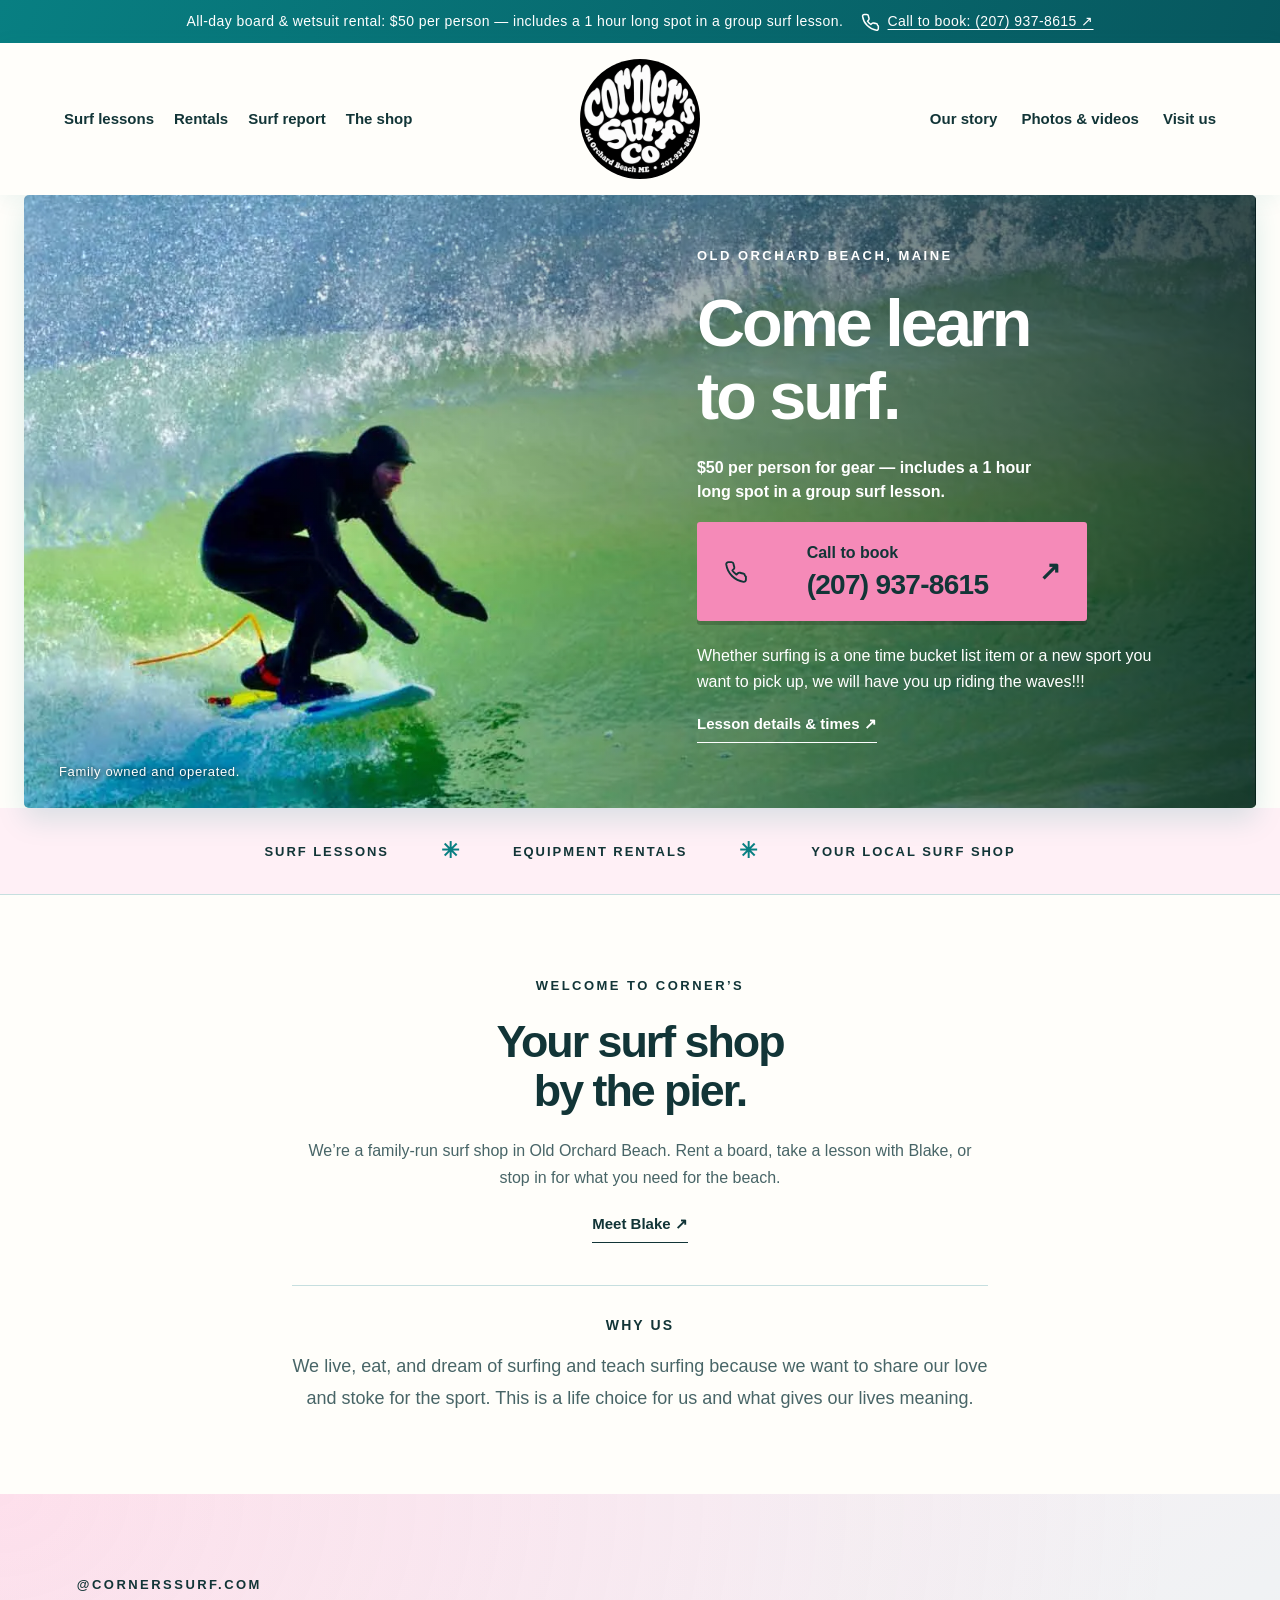
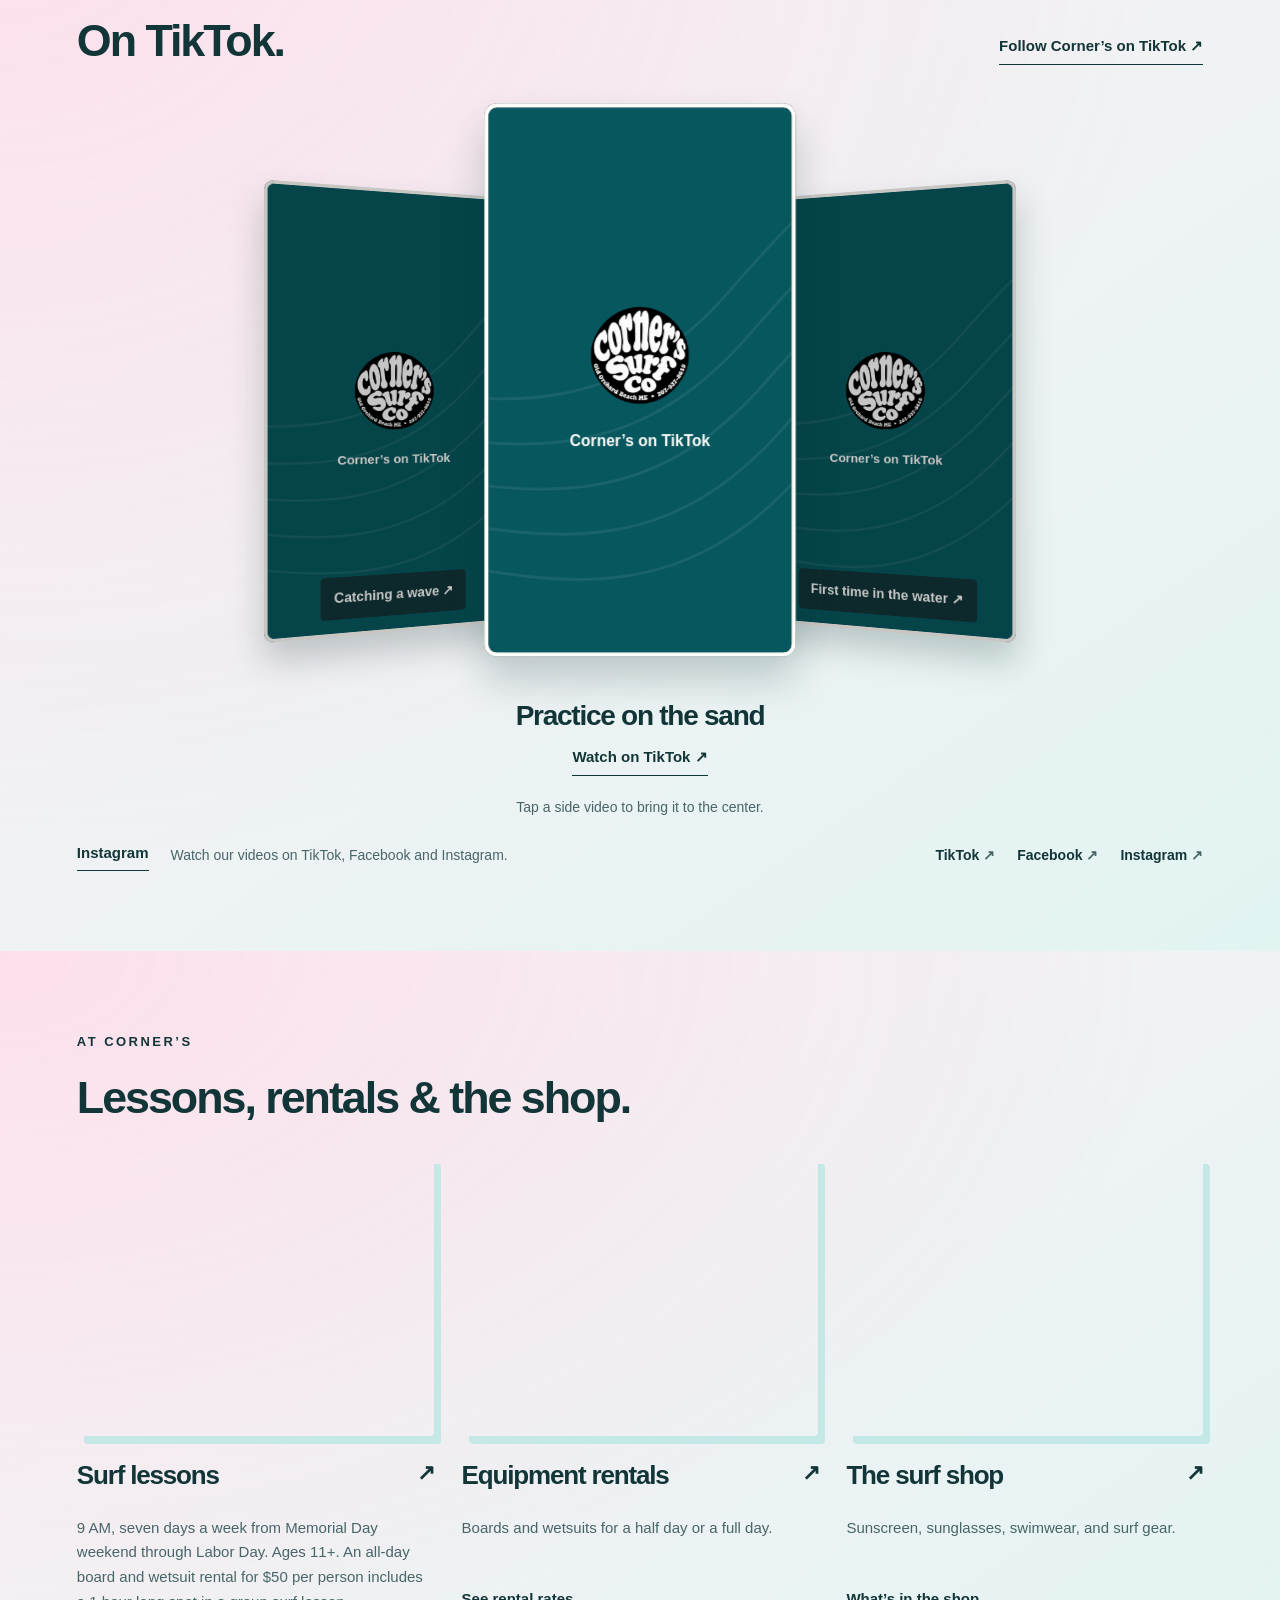
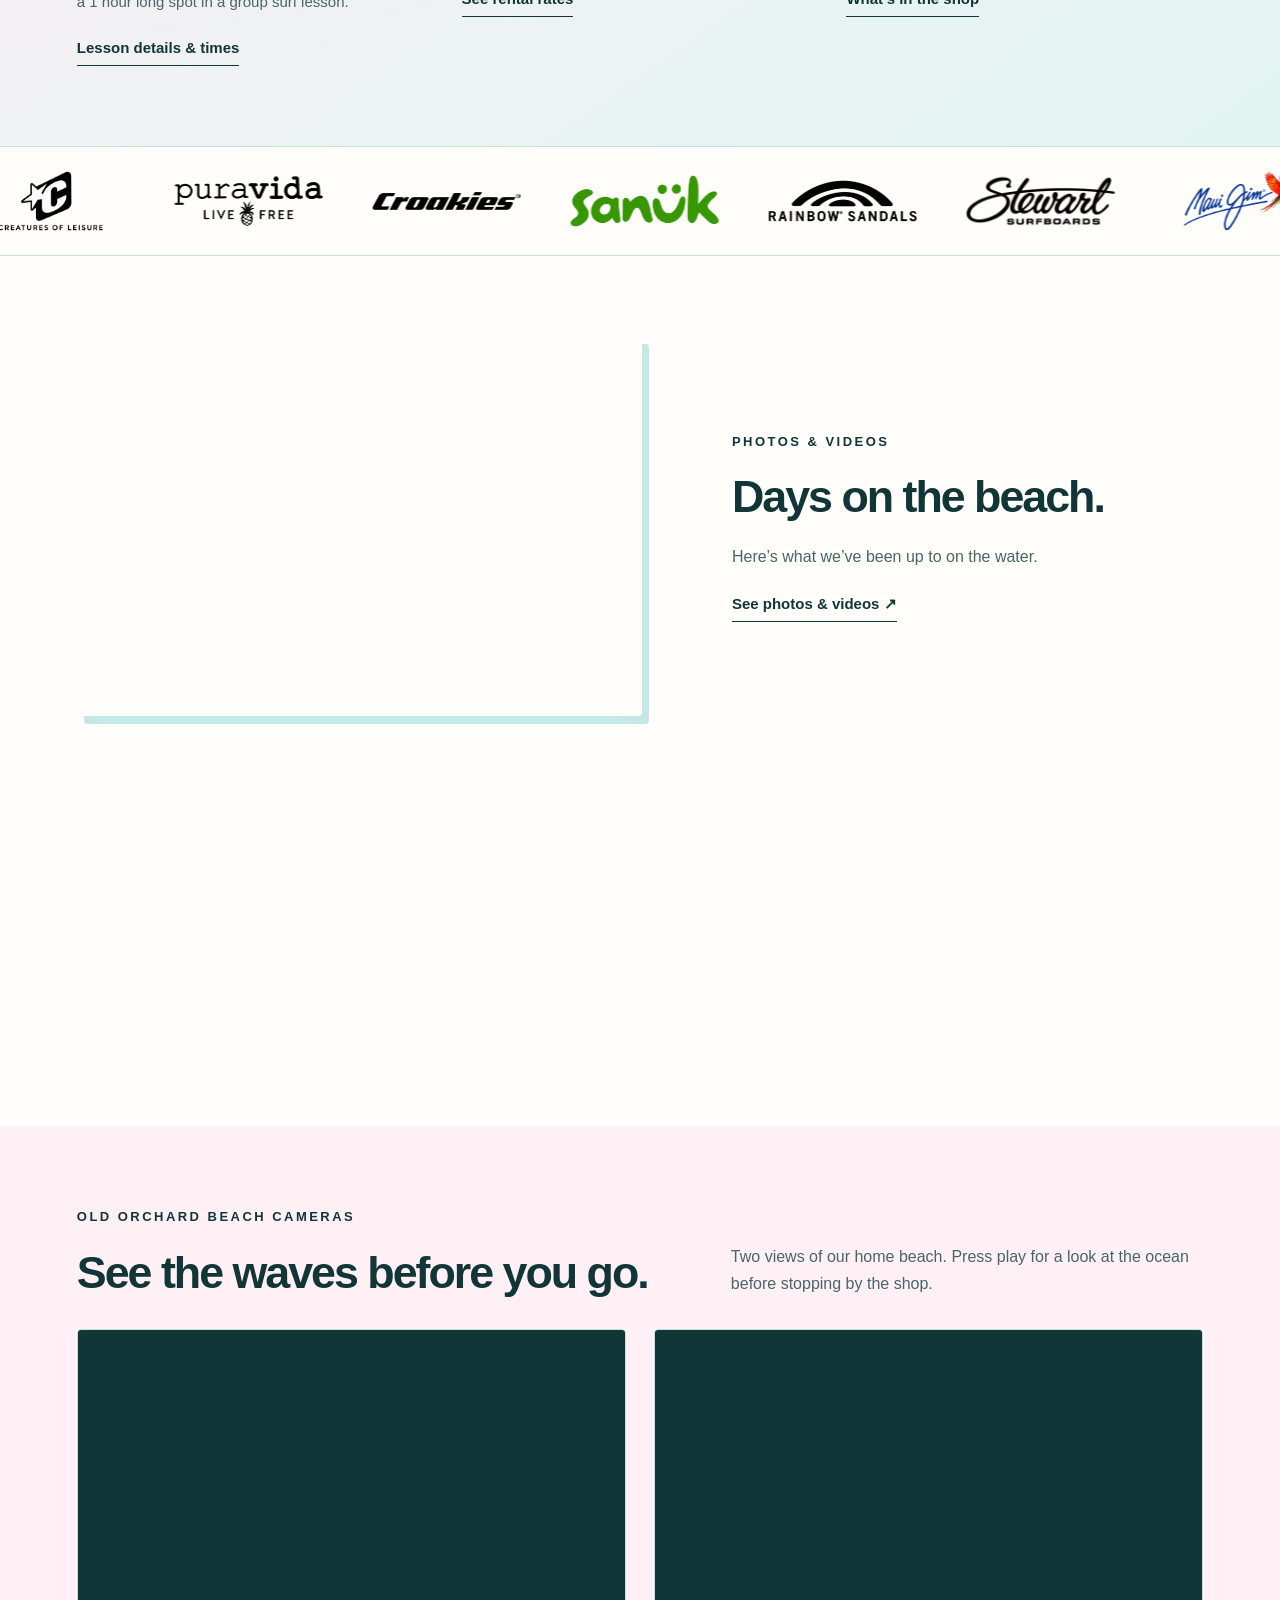
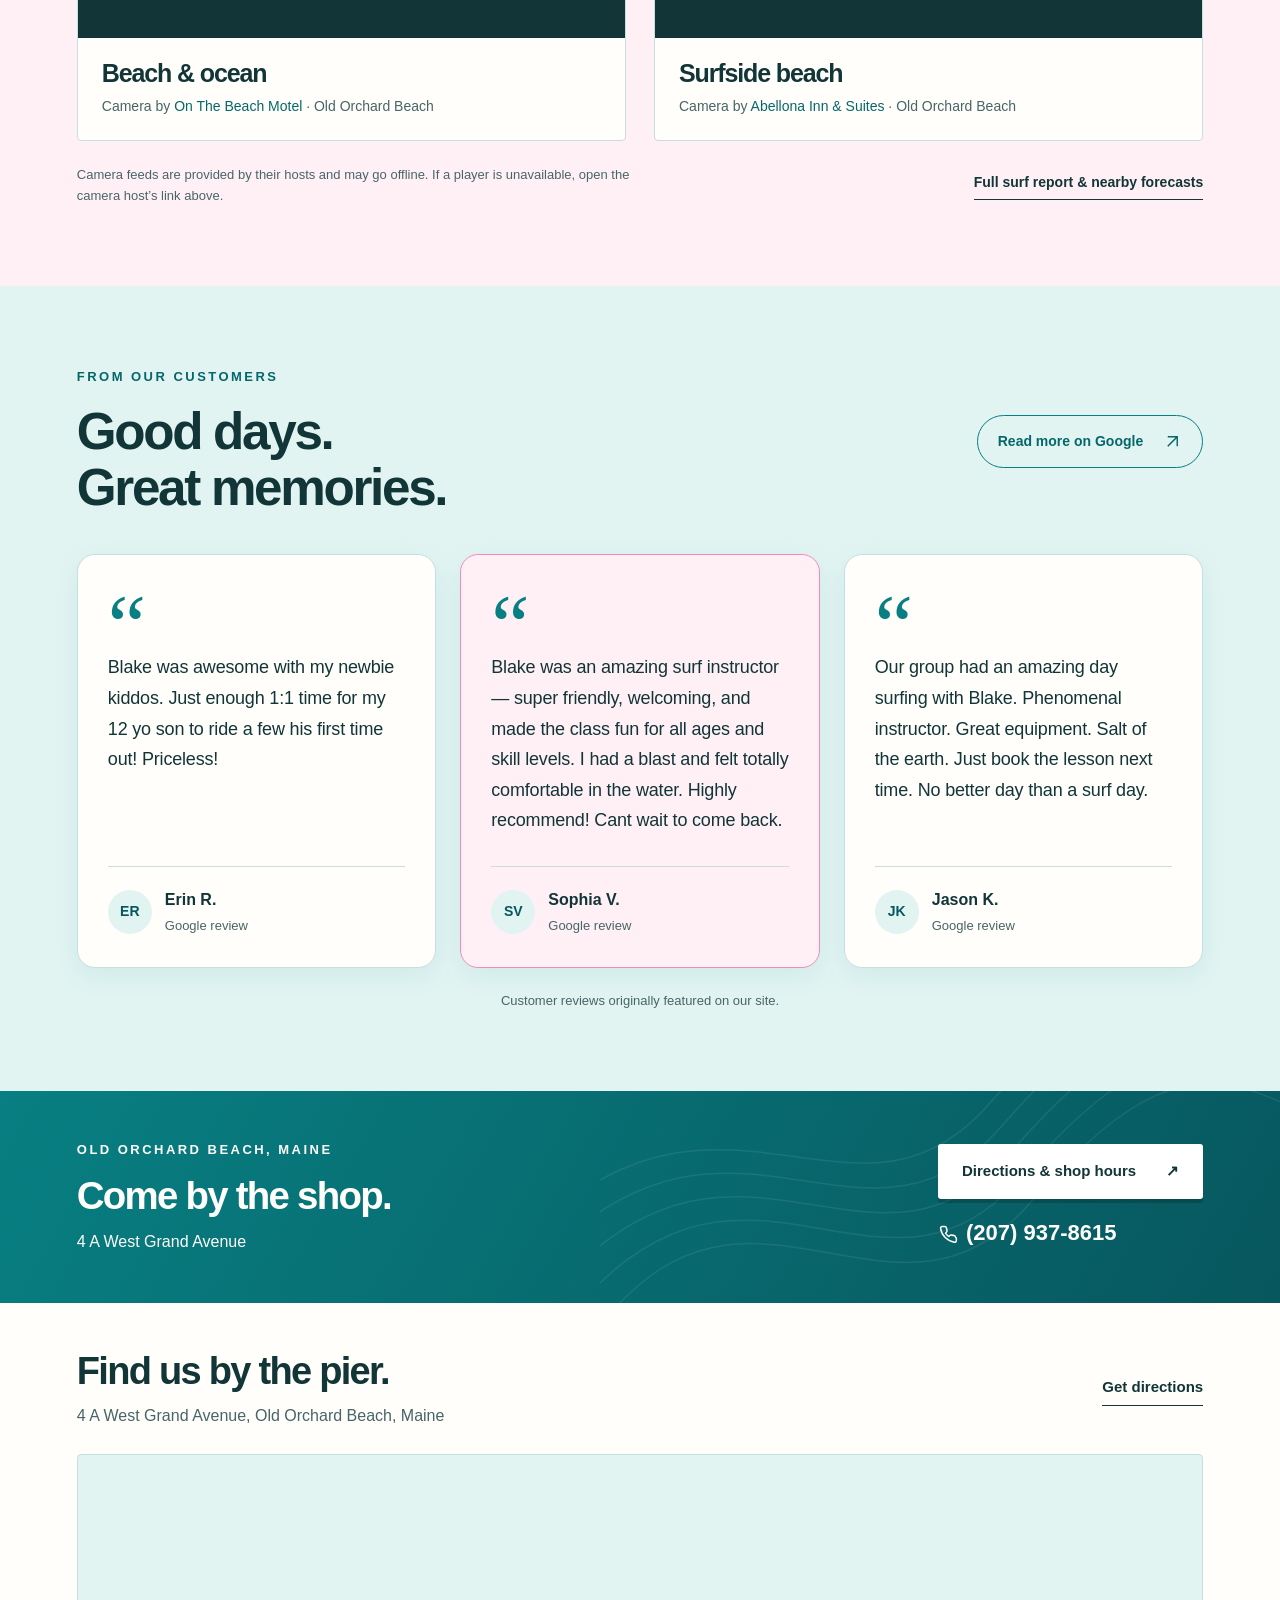
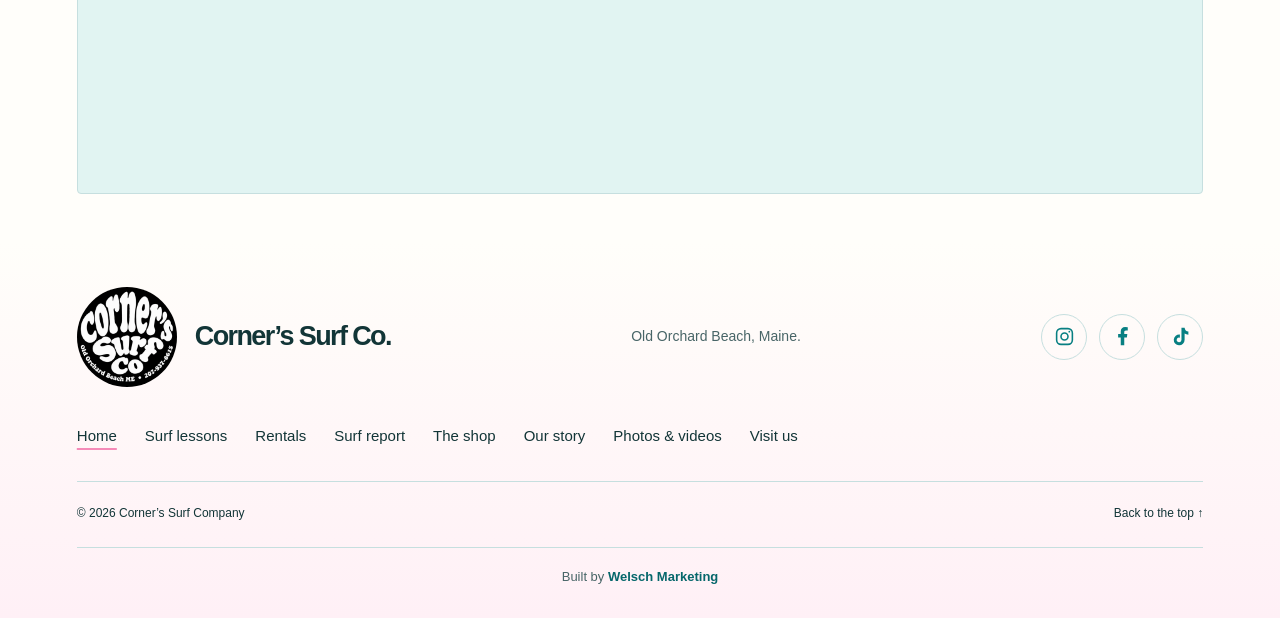
<file: index.html>
<!doctype html>
<html lang="en">
<head><meta charset="UTF-8"><meta http-equiv="Content-Security-Policy" content="default-src 'none'; script-src 'self' 'sha256-q/D8ZDH/rEMYqElmH47ecNGw4BlEHFRiD/Yqt01HLs0='; style-src 'self'; img-src 'self'; media-src 'self'; frame-src https://www.tiktok.com https://www.google.com https://www.youtube.com https://g1.ipcamlive.com; object-src 'none'; base-uri 'none'; form-action 'none'"><meta name="referrer" content="strict-origin-when-cross-origin"><meta name="viewport" content="width=device-width, initial-scale=1"><meta name="description" content="Learn to surf in Old Orchard Beach, Maine. An all-day board and wetsuit rental for $50 per person includes a 1 hour long spot in a group surf lesson. Ages 11+. Call Corner’s at (207) 937-8615."><meta name="theme-color" content="#087f82"><title>Surf Lessons &amp; Surf Shop in Old Orchard Beach | Corner’s</title><link rel="icon" href="assets/corners-logo.webp"><link rel="stylesheet" href="styles.css?v=surf-report-6"><script src="script.js?v=clean-home-7" defer></script>
<link rel="canonical" href="https://cornerssurf.com/">
<meta name="robots" content="index,follow,max-image-preview:large">
<meta property="og:type" content="website">
<meta property="og:locale" content="en_US">
<meta property="og:site_name" content="Corner’s Surf Co.">
<meta property="og:title" content="Surf Lessons &amp; Surf Shop in Old Orchard Beach | Corner’s">
<meta property="og:description" content="Learn to surf in Old Orchard Beach, Maine. An all-day board and wetsuit rental for $50 per person includes a 1 hour long spot in a group surf lesson. Ages 11+. Call Corner’s at (207) 937-8615.">
<meta property="og:url" content="https://cornerssurf.com/">
<meta property="og:image" content="https://cornerssurf.com/assets/image-08.webp">
<meta property="og:image:alt" content="Surfing and the Corner’s Surf Co. shop in Old Orchard Beach, Maine">
<meta name="twitter:card" content="summary_large_image">
<script type="application/ld+json">{"@context":"https://schema.org","@graph":[{"@type":"WebSite","@id":"https://cornerssurf.com/#website","url":"https://cornerssurf.com/","name":"Corner’s Surf Co.","inLanguage":"en-US"},{"@type":"WebPage","@id":"https://cornerssurf.com/#webpage","url":"https://cornerssurf.com/","name":"Surf Lessons & Surf Shop in Old Orchard Beach | Corner’s","description":"Learn to surf in Old Orchard Beach, Maine. An all-day board and wetsuit rental for $50 per person includes a 1 hour long spot in a group surf lesson. Ages 11+. Call Corner’s at (207) 937-8615.","inLanguage":"en-US","isPartOf":{"@id":"https://cornerssurf.com/#website"},"about":{"@id":"https://cornerssurf.com/#business"}},{"@type":"SportingGoodsStore","@id":"https://cornerssurf.com/#business","name":"Corner’s Surf Co.","url":"https://cornerssurf.com/","telephone":"+1-207-937-8615","image":"https://cornerssurf.com/assets/photos/surf-8374.webp","logo":"https://cornerssurf.com/assets/corners-logo.webp","address":{"@type":"PostalAddress","streetAddress":"4 A West Grand Avenue","addressLocality":"Old Orchard Beach","addressRegion":"ME","addressCountry":"US"},"hasMap":"https://www.google.com/maps?cid=18280339297402584955","sameAs":["https://www.instagram.com/cornerssurfco/","https://www.facebook.com/cornerssurfco/","https://www.tiktok.com/@cornerssurf.com"]}]}</script>
</head>
<body id="top" class="home-page">
<a class="skip" href="#main">Skip to content</a>
<div class="announcement">All-day board &amp; wetsuit rental: $50 per person — includes a 1 hour long spot in a group surf lesson. <a href="tel:+12079378615"><svg class="phone-icon" viewBox="0 0 24 24" fill="none" stroke="currentColor" stroke-width="1.8" stroke-linecap="round" stroke-linejoin="round" aria-hidden="true" focusable="false"><path d="M22 16.9v3a2 2 0 0 1-2.2 2A19.8 19.8 0 0 1 3.1 5.2 2 2 0 0 1 5.1 3h3a2 2 0 0 1 2 1.7c.1 1 .4 2 .7 2.9a2 2 0 0 1-.5 2.1L9 11a16 16 0 0 0 4 4l1.3-1.3a2 2 0 0 1 2.1-.5c.9.3 1.9.6 2.9.7a2 2 0 0 1 1.7 2z"/></svg>Call to book: (207) 937-8615 <span aria-hidden="true"><span class="mobile-decoration" aria-hidden="true">↗</span></span></a></div>
<header class="header"><nav class="nav" aria-label="Main navigation"><div class="nav-side nav-left"><a href="lessons.html">Surf lessons</a><a href="rentals.html">Rentals</a><a href="surf-report.html">Surf report</a><a href="shop.html">The shop</a></div><a class="logo" href="/" aria-label="Corner’s Surf Co. home"><img src="assets/corners-logo.webp" alt="Corner’s Surf Co." width="300" height="300"></a><div class="nav-side nav-right"><a href="about.html">Our story</a><a href="gallery.html">Photos & videos</a><a href="contact.html">Visit us</a></div><button class="menu-toggle" aria-label="Menu" aria-expanded="false" aria-controls="mobile-menu"><svg class="surfboard-menu-icon" viewBox="380 40 775 950" width="60" height="74" aria-hidden="true" focusable="false"><image href="assets/surfboard-nav.webp" width="1536" height="1024" /></svg></button></nav><nav id="mobile-menu" class="mobile-menu" aria-label="Mobile navigation" hidden><a href="/" aria-current="page">Home</a><a href="lessons.html">Surf lessons</a><a href="rentals.html">Rentals</a><a href="surf-report.html">Surf report</a><a href="shop.html">The shop</a><a href="about.html">Our story</a><a href="gallery.html">Photos & videos</a><a href="contact.html">Visit us</a><a href="tel:+12079378615"><svg class="phone-icon" viewBox="0 0 24 24" fill="none" stroke="currentColor" stroke-width="1.8" stroke-linecap="round" stroke-linejoin="round" aria-hidden="true" focusable="false"><path d="M22 16.9v3a2 2 0 0 1-2.2 2A19.8 19.8 0 0 1 3.1 5.2 2 2 0 0 1 5.1 3h3a2 2 0 0 1 2 1.7c.1 1 .4 2 .7 2.9a2 2 0 0 1-.5 2.1L9 11a16 16 0 0 0 4 4l1.3-1.3a2 2 0 0 1 2.1-.5c.9.3 1.9.6 2.9.7a2 2 0 0 1 1.7 2z"/></svg>Call (207) 937-8615</a></nav></header>
<main id="main">
<section class="hero photo-panel" aria-labelledby="hero-title"><img class="cover" src="assets/image-08.webp" alt="A surfer carving across a green Atlantic wave." width="1500" height="875" fetchpriority="high"><div class="hero-copy"><p class="eyebrow">Old Orchard Beach, Maine</p><h1 id="hero-title">Come learn<br>to surf.</h1><p class="hero-price-note">$50 per person for gear — includes a 1 hour long spot in a group surf lesson.</p><a class="button lesson-call light" href="tel:+12079378615"><svg class="phone-icon" viewBox="0 0 24 24" fill="none" stroke="currentColor" stroke-width="1.8" stroke-linecap="round" stroke-linejoin="round" aria-hidden="true" focusable="false"><path d="M22 16.9v3a2 2 0 0 1-2.2 2A19.8 19.8 0 0 1 3.1 5.2 2 2 0 0 1 5.1 3h3a2 2 0 0 1 2 1.7c.1 1 .4 2 .7 2.9a2 2 0 0 1-.5 2.1L9 11a16 16 0 0 0 4 4l1.3-1.3a2 2 0 0 1 2.1-.5c.9.3 1.9.6 2.9.7a2 2 0 0 1 1.7 2z"/></svg><span class="lesson-call-copy"><span class="lesson-call-label">Call to book</span><strong>(207) 937-8615</strong></span><span aria-hidden="true"><span class="mobile-decoration" aria-hidden="true">↗</span></span></a><p class="hero-booking-note">Whether surfing is a one time bucket list item or a new sport you want to pick up, we will have you up riding the waves!!!</p><a class="hero-lesson-details text-link" href="lessons.html">Lesson details &amp; times <span class="mobile-decoration" aria-hidden="true">↗</span></a></div><div class="hero-caption">Family owned and operated.</div></section>
<div class="intro-strip"><span>Surf lessons</span><span class="dot" aria-hidden="true"><span class="mobile-decoration" aria-hidden="true">✳</span></span><span>Equipment rentals</span><span class="dot" aria-hidden="true"><span class="mobile-decoration" aria-hidden="true">✳</span></span><span>Your local surf shop</span></div>
<section class="intro section" id="about"><p class="eyebrow">Welcome to Corner’s</p><h2>Your surf shop<br>by the pier.</h2><p>We’re a family-run surf shop in Old Orchard Beach. Rent a board, take a lesson with Blake, or stop in for what you need for the beach.</p><a class="text-link" href="about.html#story">Meet Blake <span aria-hidden="true"><span class="mobile-decoration" aria-hidden="true">↗</span></span></a><div class="why-us" aria-labelledby="why-us-title"><h3 id="why-us-title">Why us</h3><p>We live, eat, and dream of surfing and teach surfing because we want to share our love and stoke for the sport. This is a life choice for us and what gives our lives meaning.</p></div></section>
<section class="surf-videos section" id="videos" aria-labelledby="videos-title"><div class="section-heading"><div><p class="eyebrow">@cornerssurf.com</p><h2 id="videos-title">On TikTok.</h2></div><a class="text-link" href="https://www.tiktok.com/@cornerssurf.com" target="_blank" rel="noopener noreferrer">Follow Corner’s on TikTok <span class="mobile-decoration" aria-hidden="true">↗</span></a></div><div class="video-carousel coverflow" role="region" aria-roledescription="carousel" aria-label="Corner’s TikTok videos"><div class="coverflow-stage"><article class="coverflow-card" data-position="center" data-title="Practice on the sand" data-url="https://www.tiktok.com/@cornerssurf.com/video/7685039018341420302" aria-label="1 of 3: Practice on the sand"><div class="video-frame"><div class="video-preview" aria-hidden="true"><img src="assets/corners-logo.webp" alt="" width="96" height="96" loading="lazy"><span>Corner’s on TikTok</span></div><iframe data-src="https://www.tiktok.com/player/v1/7685039018341420302?controls=1&amp;autoplay=0&amp;rel=0&amp;description=0&amp;music_info=0" title="Practice on the sand — Corner’s Surf Co. TikTok video" allow="fullscreen" allowfullscreen loading="lazy" referrerpolicy="strict-origin-when-cross-origin"></iframe></div><button type="button" class="coverflow-pick" aria-label="Bring practice on the sand to the center" hidden><span>Practice on the sand <span aria-hidden="true"><span class="mobile-decoration" aria-hidden="true">↗</span></span></span></button></article><article class="coverflow-card" data-position="right" data-title="First time in the water" data-url="https://www.tiktok.com/@cornerssurf.com/video/7686161140505726222" aria-label="2 of 3: First time in the water"><div class="video-frame"><div class="video-preview" aria-hidden="true"><img src="assets/corners-logo.webp" alt="" width="96" height="96" loading="lazy"><span>Corner’s on TikTok</span></div><iframe data-src="https://www.tiktok.com/player/v1/7686161140505726222?controls=1&amp;autoplay=0&amp;rel=0&amp;description=0&amp;music_info=0" title="First time in the water — Corner’s Surf Co. TikTok video" allow="fullscreen" allowfullscreen loading="lazy" referrerpolicy="strict-origin-when-cross-origin" inert tabindex="-1"></iframe></div><button type="button" class="coverflow-pick" aria-label="Bring first time in the water to the center"><span>First time in the water <span aria-hidden="true"><span class="mobile-decoration" aria-hidden="true">↗</span></span></span></button></article><article class="coverflow-card" data-position="left" data-title="Catching a wave" data-url="https://www.tiktok.com/@cornerssurf.com/video/7683880604479409421" aria-label="3 of 3: Catching a wave"><div class="video-frame"><div class="video-preview" aria-hidden="true"><img src="assets/corners-logo.webp" alt="" width="96" height="96" loading="lazy"><span>Corner’s on TikTok</span></div><iframe data-src="https://www.tiktok.com/player/v1/7683880604479409421?controls=1&amp;autoplay=0&amp;rel=0&amp;description=0&amp;music_info=0" title="Catching a wave — Corner’s Surf Co. TikTok video" allow="fullscreen" allowfullscreen loading="lazy" referrerpolicy="strict-origin-when-cross-origin" inert tabindex="-1"></iframe></div><button type="button" class="coverflow-pick" aria-label="Bring catching a wave to the center"><span>Catching a wave <span aria-hidden="true"><span class="mobile-decoration" aria-hidden="true">↗</span></span></span></button></article></div><div class="coverflow-caption"><h3 id="current-video-title">Practice on the sand</h3><a class="text-link current-video-link" href="https://www.tiktok.com/@cornerssurf.com/video/7685039018341420302" target="_blank" rel="noopener noreferrer">Watch on TikTok <span class="mobile-decoration" aria-hidden="true">↗</span></a></div><p class="coverflow-hint">Tap a side video to bring it to the center.</p></div><div class="video-socials"><a class="text-link" href="https://www.instagram.com/cornerssurfco/" target="_blank" rel="noopener noreferrer">Instagram</a><span>Watch our videos on TikTok, Facebook and Instagram.</span><a href="https://www.tiktok.com/@cornerssurf.com" target="_blank" rel="noopener noreferrer">TikTok <span class="mobile-decoration" aria-hidden="true">↗</span></a><a href="https://www.facebook.com/cornerssurfco/" target="_blank" rel="noopener noreferrer">Facebook <span class="mobile-decoration" aria-hidden="true">↗</span></a><a href="https://www.instagram.com/cornerssurfco/" target="_blank" rel="noopener noreferrer">Instagram <span class="mobile-decoration" aria-hidden="true">↗</span></a></div><noscript><p>View all three videos on <a href="https://www.tiktok.com/@cornerssurf.com">Corner’s TikTok profile</a>.</p></noscript></section>
<section class="home-features section" aria-labelledby="around-shop"><div class="section-heading"><div><p class="eyebrow">At Corner’s</p><h2 id="around-shop">Lessons, rentals & the shop.</h2></div></div><div class="feature-grid">
<a class="feature-link" href="lessons.html"><img src="assets/photos/surf-8379.webp" alt="Practicing pop-ups on blue boards on the beach." width="1200" height="900" loading="lazy" decoding="async"><div><h3>Surf lessons <span aria-hidden="true"><span class="mobile-decoration" aria-hidden="true">↗</span></span></h3><p>9 AM, seven days a week from Memorial Day weekend through Labor Day. Ages 11+. An all-day board and wetsuit rental for $50 per person includes a 1 hour long spot in a group surf lesson.</p><span class="text-link">Lesson details &amp; times</span></div></a>
<a class="feature-link" href="rentals.html"><img src="assets/image-04.webp" alt="Surfboards ready outside the Corner’s shop." width="1200" height="900" loading="lazy" decoding="async"><div><h3>Equipment rentals <span aria-hidden="true"><span class="mobile-decoration" aria-hidden="true">↗</span></span></h3><p>Boards and wetsuits for a half day or a full day.</p><span class="text-link">See rental rates</span></div></a>
<a class="feature-link" href="shop.html"><img src="assets/photos/surf-8374.webp" alt="Boards outside the Corner’s Surf Co. shop on West Grand Avenue." width="1200" height="900" loading="lazy" decoding="async"><div><h3>The surf shop <span aria-hidden="true"><span class="mobile-decoration" aria-hidden="true">↗</span></span></h3><p>Sunscreen, sunglasses, swimwear, and surf gear.</p><span class="text-link">What’s in the shop</span></div></a>
</div></section>

<p class="brand-swipe-hint">Swipe to explore our brands</p><section class="brand-strip" aria-label="Surf and beach brands — swipe or use arrow keys to browse" tabindex="0">
  <div class="brand-track">
    <ul class="brand-group" role="list">
      <li class="brand-item"><svg class="brand-logo" viewBox="61 302 1135 643" role="img" aria-label="Creatures of Leisure" width="150" height="60"><image href="assets/brands/creatures-of-leisure.webp" width="1254" height="1254" /></svg></li>
      <li class="brand-item"><svg class="brand-logo" viewBox="73 449 1112 382" role="img" aria-label="Pura Vida" width="150" height="60"><image href="assets/brands/pura-vida.webp" width="1254" height="1254" /></svg></li>
      <li class="brand-item"><svg class="brand-logo" viewBox="50 551 1155 153" role="img" aria-label="Croakies" width="150" height="60"><image href="assets/brands/croakies.webp" width="1254" height="1254" /></svg></li>
      <li class="brand-item"><svg class="brand-logo" viewBox="116 320 1216 428" role="img" aria-label="Sanuk" width="150" height="60"><image href="assets/brands/sanuk.webp" width="1448" height="1086" /></svg></li>
      <li class="brand-item"><svg class="brand-logo" viewBox="68 468 1118 319" role="img" aria-label="Rainbow Sandals" width="150" height="60"><image href="assets/brands/rainbow-sandals.webp" width="1254" height="1254" /></svg></li>
      <li class="brand-item"><svg class="brand-logo" viewBox="6 411 1242 410" role="img" aria-label="Stewart Surfboards" width="150" height="60"><image href="assets/brands/stewart.webp" width="1254" height="1254" /></svg></li>
      <li class="brand-item"><svg class="brand-logo" viewBox="46 312 1162 630" role="img" aria-label="Maui Jim" width="150" height="60"><image href="assets/brands/maui-jim.webp" width="1254" height="1254" /></svg></li>
      <li class="brand-item"><svg class="brand-logo" viewBox="25 403 1141 447" role="img" aria-label="IMSY" width="150" height="60"><image href="assets/brands/imsy.webp" width="1254" height="1254" /></svg></li>
      <li class="brand-item"><svg class="brand-logo brand-logo--light" viewBox="62 328 1130 631" role="img" aria-label="Katin" width="150" height="60"><image href="assets/brands/katin.webp" width="1254" height="1254" /></svg></li>
      <li class="brand-item"><svg class="brand-logo" viewBox="106 153 1043 987" role="img" aria-label="Softech Surfboards" width="150" height="60"><image href="assets/brands/softech.webp" width="1254" height="1254" /></svg></li>
    <li class="brand-item"><svg class="brand-logo" viewBox="0 0 4169 1736" role="img" aria-label="Zap" width="150" height="60"><image href="assets/brands/zap.webp" width="4169" height="1736" /></svg></li>
<li class="brand-item"><svg class="brand-logo" viewBox="65 185 1120 920" role="img" aria-label="Toadfish" width="150" height="60"><image href="assets/brands/toadfish.webp" width="1254" height="1254" /></svg></li>
<li class="brand-item"><svg class="brand-logo brand-logo--dark" viewBox="0 370 1230 550" role="img" aria-label="Oakley" width="150" height="60"><image href="assets/brands/oakley.webp" width="1254" height="1254" /></svg></li>
<li class="brand-item"><svg class="brand-logo" viewBox="70 290 1115 650" role="img" aria-label="Ray-Ban" width="150" height="60"><image href="assets/brands/ray-ban.webp" width="1254" height="1254" /></svg></li>
<li class="brand-item"><svg class="brand-logo" viewBox="145 25 920 1220" role="img" aria-label="Sun Bum" width="150" height="60"><image href="assets/brands/sun-bum.webp" width="1254" height="1254" /></svg></li>
<li class="brand-item"><svg class="brand-logo brand-logo--dark" viewBox="0 0 2172 724" role="img" aria-label="Sector 9" width="150" height="60"><image href="assets/brands/sector-9.webp" width="2172" height="724" /></svg></li>
</ul>
  </div>
</section>

<section class="gallery-teaser section"><img src="assets/photos/surf-8376.webp" alt="Four surfers sitting on their boards on a sunny day." width="900" height="675" loading="lazy" decoding="async"><div><p class="eyebrow">Photos & videos</p><h2>Days on the beach.</h2><p>Here’s what we’ve been up to on the water.</p><a class="text-link" href="gallery.html">See photos & videos <span aria-hidden="true"><span class="mobile-decoration" aria-hidden="true">↗</span></span></a></div></section>
<div class="beach-photo-strip section"><a href="gallery.html"><img src="assets/photos/surf-8390.webp" alt="Friends smiling on surfboards in the ocean." width="1200" height="900" loading="lazy" decoding="async"></a><a href="gallery.html"><img src="assets/photos/surf-8393.webp" alt="Learning on the sand before heading into the water." width="1200" height="900" loading="lazy" decoding="async"></a><a href="gallery.html"><img src="assets/photos/surf-8385.webp" alt="Three surfers enjoying a sunny day beside the pier." width="1200" height="900" loading="lazy" decoding="async"></a></div><section class="surf-cams section" id="surf-cams" aria-labelledby="surf-cams-title">
<div class="surf-cams-heading"><div><p class="eyebrow">Old Orchard Beach cameras</p><h2 id="surf-cams-title">See the waves before you go.</h2></div><p>Two views of our home beach. Press play for a look at the ocean before stopping by the shop.</p></div>
<div class="surf-cams-players">
<article class="beach-cam"><div class="beach-cam-player"><iframe src="https://g1.ipcamlive.com/player/player.php?alias=69fde6d6903e5&amp;autoplay=0&amp;mute=1" title="Old Orchard Beach camera from On The Beach Motel" loading="lazy" allow="autoplay; fullscreen; picture-in-picture" allowfullscreen referrerpolicy="strict-origin-when-cross-origin"></iframe></div><div class="beach-cam-caption"><h3>Beach &amp; ocean</h3><p>Camera by <a href="https://onthebeachmotel.com/old-orchard-beach-motel-live-webcam/" target="_blank" rel="noopener noreferrer">On The Beach Motel<span class="visually-hidden"> (opens in a new tab)</span></a> · Old Orchard Beach</p></div></article>
<article class="beach-cam"><div class="beach-cam-player"><iframe src="https://www.youtube.com/embed/HSQpqIWLViI?playsinline=1" title="Old Orchard Beach camera from Abellona Inn" loading="lazy" allow="accelerometer; autoplay; clipboard-write; encrypted-media; gyroscope; picture-in-picture; fullscreen" allowfullscreen referrerpolicy="strict-origin-when-cross-origin"></iframe></div><div class="beach-cam-caption"><h3>Surfside beach</h3><p>Camera by <a href="https://abellonainn.com/webcam/" target="_blank" rel="noopener noreferrer">Abellona Inn &amp; Suites<span class="visually-hidden"> (opens in a new tab)</span></a> · Old Orchard Beach</p></div></article>
</div>
<div class="surf-cams-footer"><p>Camera feeds are provided by their hosts and may go offline. If a player is unavailable, open the camera host’s link above.</p><a class="text-link" href="surf-report.html">Full surf report &amp; nearby forecasts</a></div>
</section><section class="customer-reviews section" id="reviews" aria-labelledby="reviews-title"><div class="section-heading reviews-heading"><div><p class="eyebrow">From our customers</p><h2 id="reviews-title">Good days.<br>Great memories.</h2></div><a class="reviews-google-link" href="https://www.google.com/maps?cid=18280339297402584955" target="_blank" rel="noopener noreferrer">Read more on Google<svg aria-hidden="true" viewBox="0 0 24 24" fill="none" stroke="currentColor" stroke-width="1.8"><path d="M6 18 18 6M6 6h12v12"/></svg><span class="visually-hidden"> (opens in a new tab)</span></a></div><div class="review-grid"><figure class="review-card"><span class="review-quote-mark" aria-hidden="true">“</span><blockquote>Blake was awesome with my newbie kiddos. Just enough 1:1 time for my 12 yo son to ride a few his first time out! Priceless!</blockquote><figcaption><span class="review-avatar" aria-hidden="true">ER</span><span class="review-author"><strong>Erin R.</strong><span>Google review</span></span></figcaption></figure><figure class="review-card"><span class="review-quote-mark" aria-hidden="true">“</span><blockquote>Blake was an amazing surf instructor — super friendly, welcoming, and made the class fun for all ages and skill levels. I had a blast and felt totally comfortable in the water. Highly recommend! Cant wait to come back.</blockquote><figcaption><span class="review-avatar" aria-hidden="true">SV</span><span class="review-author"><strong>Sophia V.</strong><span>Google review</span></span></figcaption></figure><figure class="review-card"><span class="review-quote-mark" aria-hidden="true">“</span><blockquote>Our group had an amazing day surfing with Blake. Phenomenal instructor. Great equipment. Salt of the earth. Just book the lesson next time. No better day than a surf day.</blockquote><figcaption><span class="review-avatar" aria-hidden="true">JK</span><span class="review-author"><strong>Jason K.</strong><span>Google review</span></span></figcaption></figure></div><p class="reviews-source">Customer reviews originally featured on our site.</p></section></main>
<aside class="visit-strip section" aria-label="Visit or call Corner’s"><div><p class="eyebrow">Old Orchard Beach, Maine</p><h2>Come by the shop.</h2><p>4 A West Grand Avenue</p></div><div class="visit-actions"><a class="button light" href="contact.html">Directions & shop hours <span aria-hidden="true"><span class="mobile-decoration" aria-hidden="true">↗</span></span></a><a class="visit-phone" href="tel:+12079378615"><svg class="phone-icon" viewBox="0 0 24 24" fill="none" stroke="currentColor" stroke-width="1.8" stroke-linecap="round" stroke-linejoin="round" aria-hidden="true" focusable="false"><path d="M22 16.9v3a2 2 0 0 1-2.2 2A19.8 19.8 0 0 1 3.1 5.2 2 2 0 0 1 5.1 3h3a2 2 0 0 1 2 1.7c.1 1 .4 2 .7 2.9a2 2 0 0 1-.5 2.1L9 11a16 16 0 0 0 4 4l1.3-1.3a2 2 0 0 1 2.1-.5c.9.3 1.9.6 2.9.7a2 2 0 0 1 1.7 2z"/></svg>(207) 937-8615</a></div></aside>
<section class="footer-map section" aria-labelledby="footer-map-title">
  <div class="footer-map-heading"><div><h2 id="footer-map-title">Find us by the pier.</h2><p>4 A West Grand Avenue, Old Orchard Beach, Maine</p></div><a class="text-link" href="https://www.google.com/maps?cid=18280339297402584955" target="_blank" rel="noopener noreferrer">Get directions</a></div>
  <div class="footer-map-frame"><iframe src="https://www.google.com/maps/embed?pb=!1m14!1m8!1m3!1d7277.615907468666!2d-70.38171740458635!3d43.51606251182126!3m2!1i1024!2i768!4f13.1!3m3!1m2!1s0x0%3A0xfdb0cfbcd34b7f7b!2sCorners%20Surf!5e0!3m2!1sen!2sus!4v1586554289759!5m2!1sen!2sus" title="Google Maps location of Corner’s Surf Company in Old Orchard Beach" width="600" height="320" loading="lazy" referrerpolicy="strict-origin-when-cross-origin" allowfullscreen></iframe></div>
</section>
<footer class="section"><div class="footer-top"><a href="/" class="footer-name footer-brand" aria-label="Corner’s Surf Co. home"><img src="assets/corners-logo.webp" alt="Corner’s Surf Co. — Old Orchard Beach, Maine" width="120" height="120" loading="lazy" decoding="async"><span>Corner’s Surf Co.</span></a><p>Old Orchard Beach, Maine.</p><div id="social-links" class="footer-socials" aria-label="Follow Corner’s Surf Co."><a href="https://www.instagram.com/cornerssurfco/" target="_blank" rel="noopener noreferrer" aria-label="Corner’s Surf Co. on Instagram" title="Instagram"><svg viewBox="0 0 24 24" fill="none" stroke="currentColor" stroke-width="1.8" aria-hidden="true"><rect x="3" y="3" width="18" height="18" rx="5"/><circle cx="12" cy="12" r="4"/><circle cx="17.5" cy="6.5" r="1" fill="currentColor" stroke="none"/></svg></a><a href="https://www.facebook.com/cornerssurfco/" target="_blank" rel="noopener noreferrer" aria-label="Corner’s Surf Co. on Facebook" title="Facebook"><svg viewBox="0 0 24 24" fill="currentColor" aria-hidden="true"><path d="M14 22v-9h3l.5-4H14V7c0-1.15.4-2 2-2h2V1.3A26 26 0 0 0 15 1c-3 0-5 1.8-5 5v3H7v4h3v9z"/></svg></a><a href="https://www.tiktok.com/@cornerssurf.com" target="_blank" rel="noopener noreferrer" aria-label="Corner’s Surf Co. on TikTok" title="TikTok"><svg viewBox="0 0 24 24" fill="currentColor" aria-hidden="true"><path d="M16.7 2c.3 2.6 1.8 4.2 4.3 4.4v3.5a9 9 0 0 1-4.3-1.3v7.2a6.2 6.2 0 1 1-5.4-6.1v3.6a2.7 2.7 0 1 0 1.8 2.5V2z"/></svg></a></div></div><nav class="footer-nav" aria-label="Footer navigation"><a href="/" aria-current="page">Home</a><a href="lessons.html">Surf lessons</a><a href="rentals.html">Rentals</a><a href="surf-report.html">Surf report</a><a href="shop.html">The shop</a><a href="about.html">Our story</a><a href="gallery.html">Photos & videos</a><a href="contact.html">Visit us</a></nav><div class="footer-bottom"><span>© 2026 Corner’s Surf Company</span><a href="#top">Back to the top <span class="mobile-decoration" aria-hidden="true">↑</span></a></div><p class="built-by">Built by <a href="https://welschmarketing.com/" target="_blank" rel="noopener noreferrer"><strong>Welsch Marketing</strong></a></p></footer>

</body></html>
</file>
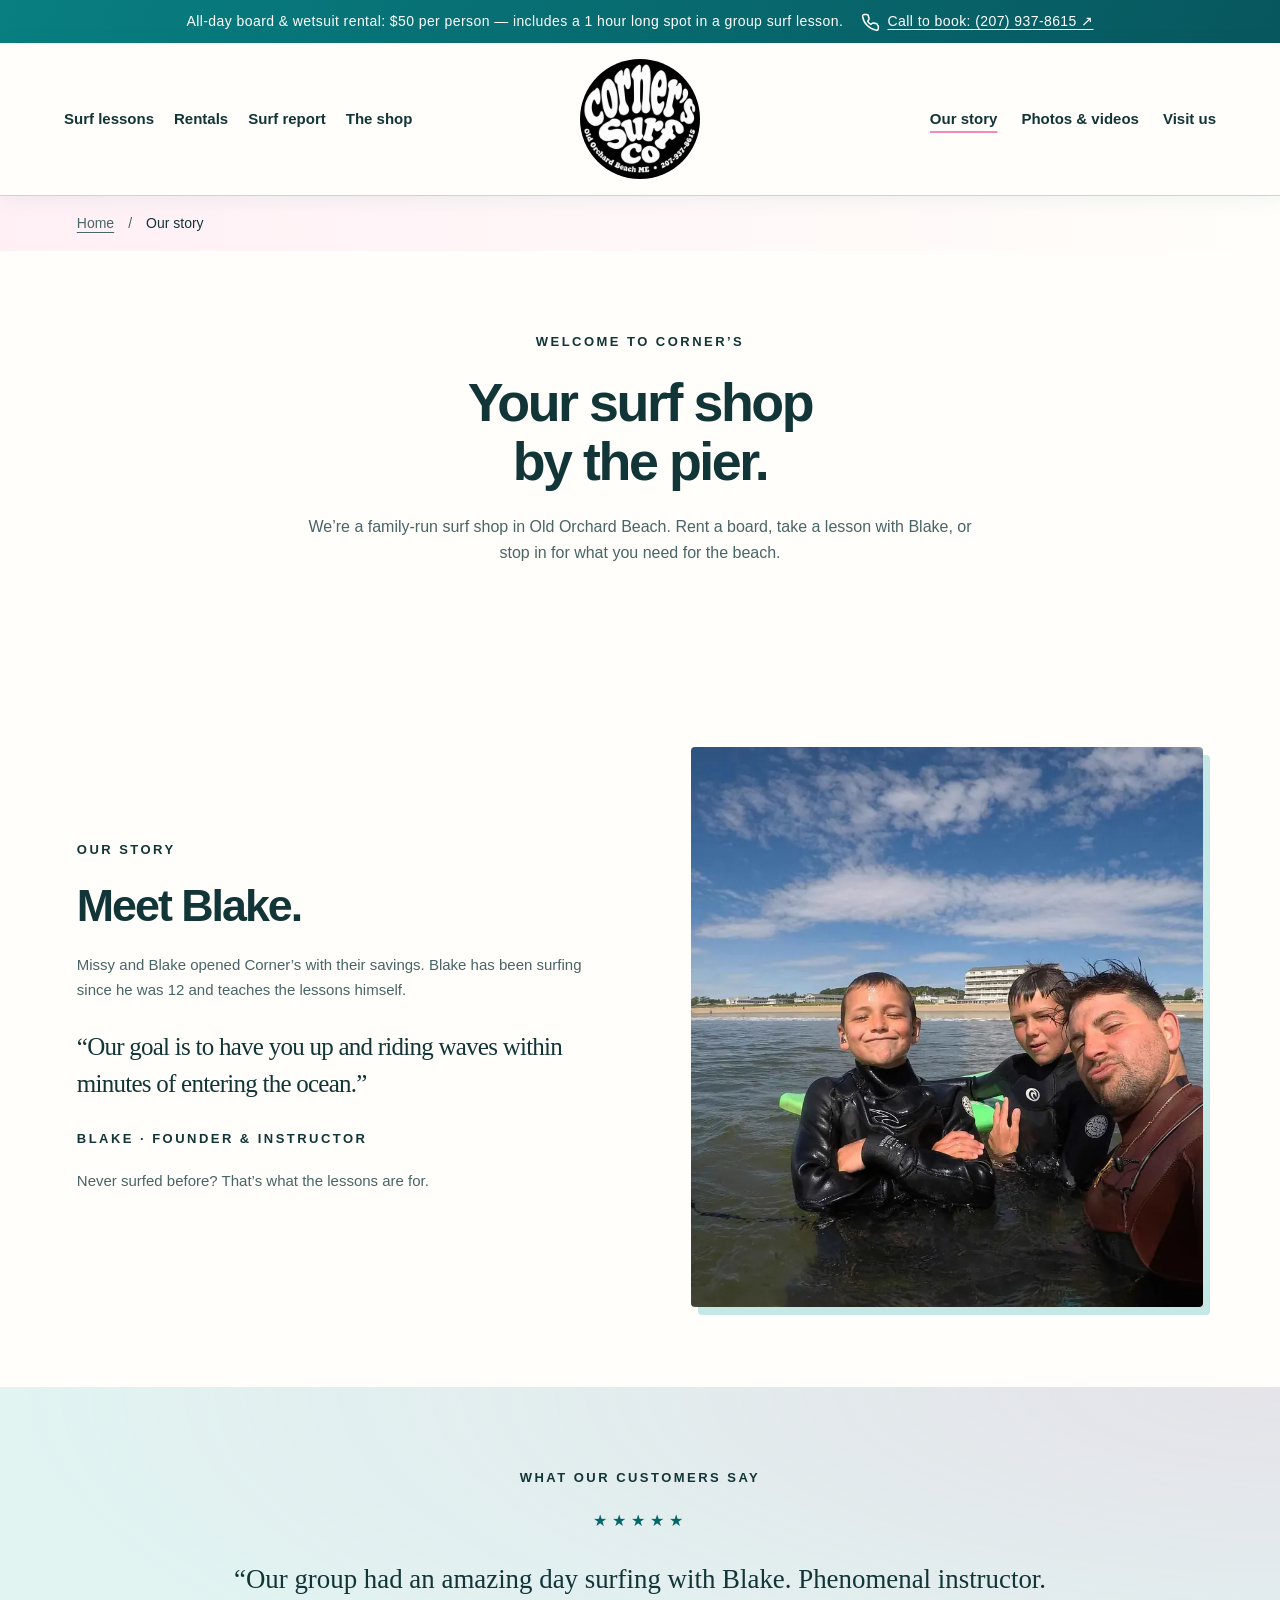
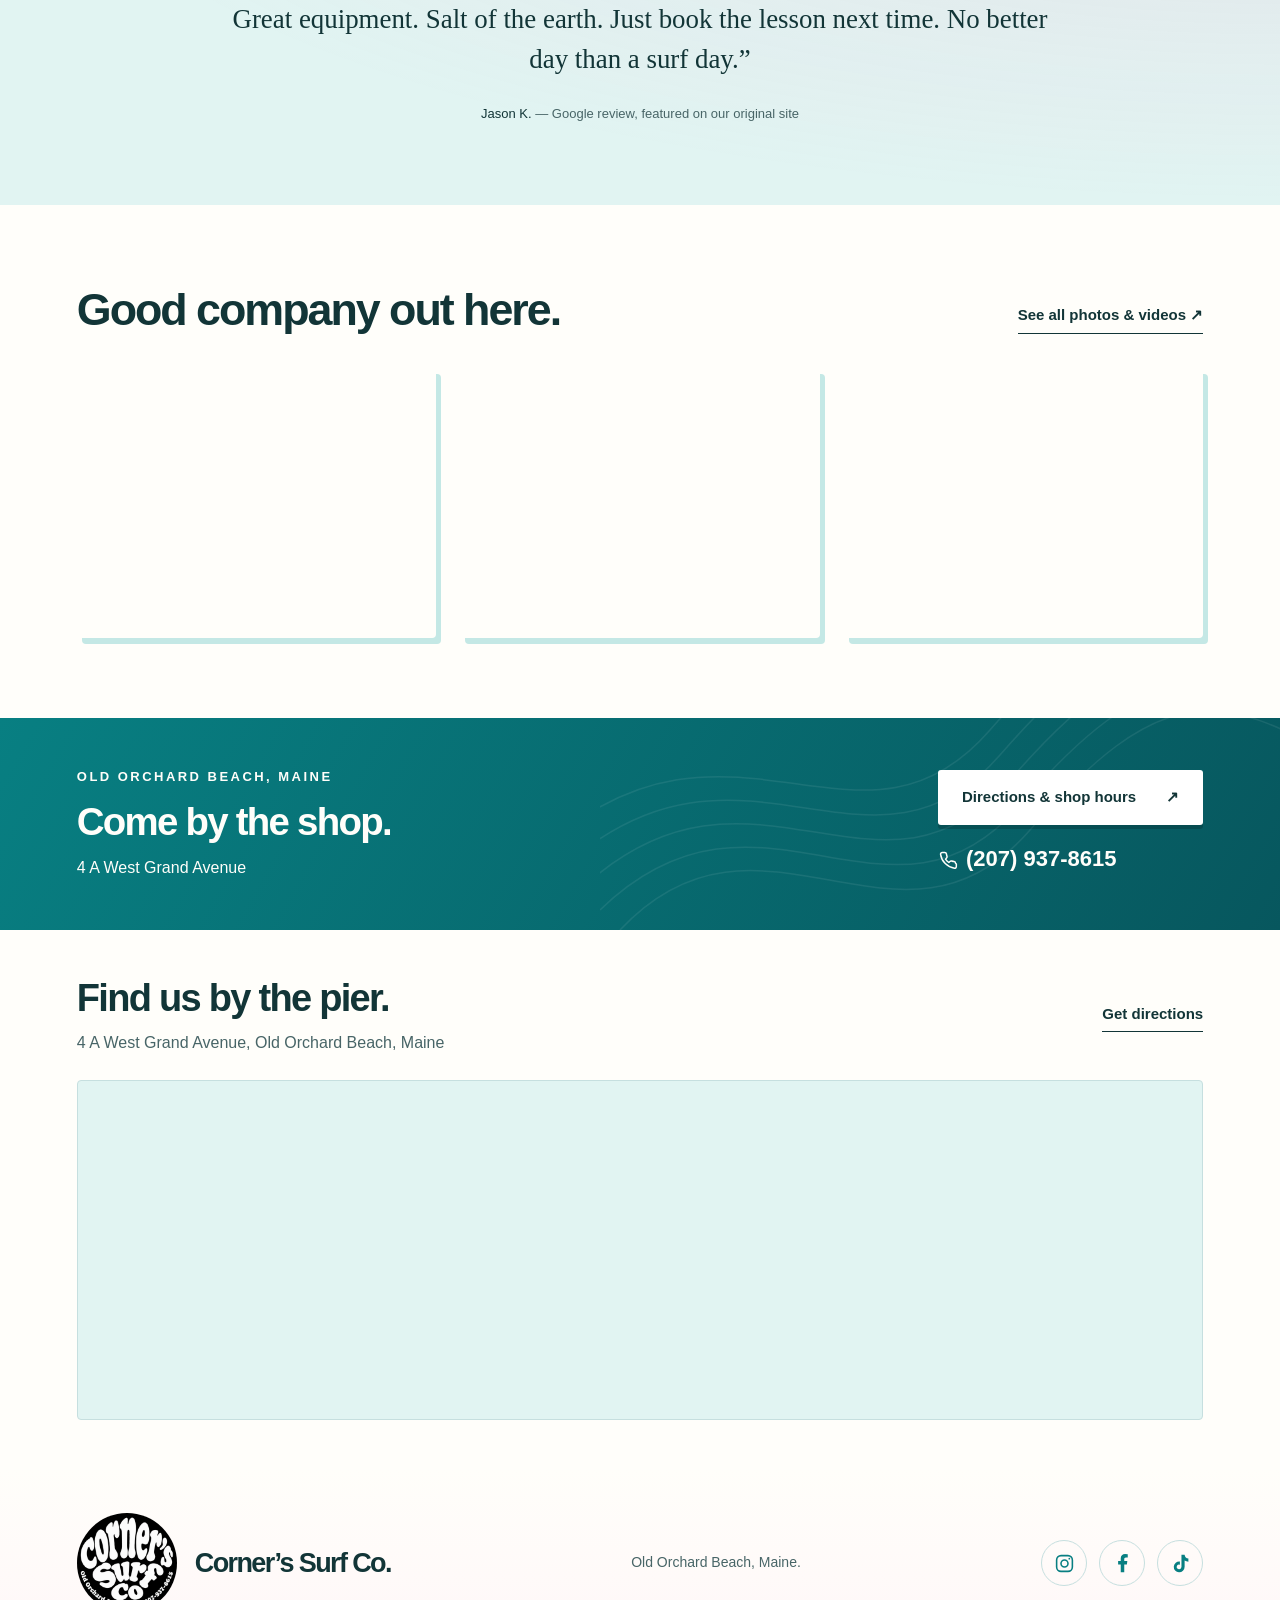
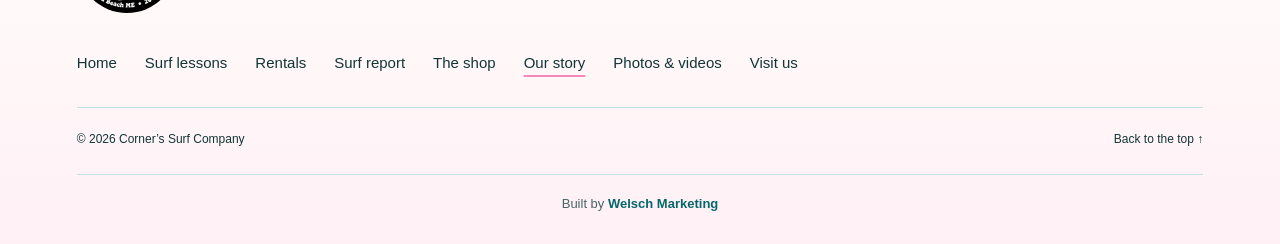
<file: about.html>
<!doctype html>
<html lang="en">
<head><meta charset="UTF-8"><meta http-equiv="Content-Security-Policy" content="default-src 'none'; script-src 'self' 'sha256-qu5cg8SBCc957Ar4d9mIu0GXy5Hwqti0hzOX16B636o='; style-src 'self'; img-src 'self'; media-src 'self'; frame-src https://www.tiktok.com https://www.google.com; object-src 'none'; base-uri 'none'; form-action 'none'"><meta name="referrer" content="strict-origin-when-cross-origin"><meta name="viewport" content="width=device-width, initial-scale=1"><meta name="description" content="Meet Blake and discover Corner’s Surf Co., a family-run surf shop by the pier in Old Orchard Beach, Maine. Explore our lessons, rentals and shop."><meta name="theme-color" content="#087f82"><title>About Corner’s Surf Co. | Old Orchard Beach, Maine</title><link rel="icon" href="assets/corners-logo.webp"><link rel="stylesheet" href="styles.css?v=surf-report-6"><script src="script.js?v=clean-home-7" defer></script>
<link rel="canonical" href="https://cornerssurf.com/about.html">
<meta name="robots" content="index,follow,max-image-preview:large">
<meta property="og:type" content="website">
<meta property="og:locale" content="en_US">
<meta property="og:site_name" content="Corner’s Surf Co.">
<meta property="og:title" content="About Corner’s Surf Co. | Old Orchard Beach, Maine">
<meta property="og:description" content="Meet Blake and discover Corner’s Surf Co., a family-run surf shop by the pier in Old Orchard Beach, Maine. Explore our lessons, rentals and shop.">
<meta property="og:url" content="https://cornerssurf.com/about.html">
<meta property="og:image" content="https://cornerssurf.com/assets/photos/surf-8374.webp">
<meta property="og:image:alt" content="Surfing and the Corner’s Surf Co. shop in Old Orchard Beach, Maine">
<meta name="twitter:card" content="summary_large_image">
<script type="application/ld+json">{"@context":"https://schema.org","@graph":[{"@type":"WebSite","@id":"https://cornerssurf.com/#website","url":"https://cornerssurf.com/","name":"Corner’s Surf Co.","inLanguage":"en-US"},{"@type":"WebPage","@id":"https://cornerssurf.com/about.html#webpage","url":"https://cornerssurf.com/about.html","name":"About Corner’s Surf Co. | Old Orchard Beach, Maine","description":"Meet Blake and discover Corner’s Surf Co., a family-run surf shop by the pier in Old Orchard Beach, Maine. Explore our lessons, rentals and shop.","inLanguage":"en-US","isPartOf":{"@id":"https://cornerssurf.com/#website"},"about":{"@id":"https://cornerssurf.com/#business"},"breadcrumb":{"@id":"https://cornerssurf.com/about.html#breadcrumb"}},{"@type":"BreadcrumbList","@id":"https://cornerssurf.com/about.html#breadcrumb","itemListElement":[{"@type":"ListItem","position":1,"name":"Home","item":"https://cornerssurf.com/"},{"@type":"ListItem","position":2,"name":"Our story","item":"https://cornerssurf.com/about.html"}]}]}</script>
</head>
<body id="top" class="inside-page about-page">
<a class="skip" href="#main">Skip to content</a>
<div class="announcement">All-day board &amp; wetsuit rental: $50 per person — includes a 1 hour long spot in a group surf lesson. <a href="tel:+12079378615"><svg class="phone-icon" viewBox="0 0 24 24" fill="none" stroke="currentColor" stroke-width="1.8" stroke-linecap="round" stroke-linejoin="round" aria-hidden="true" focusable="false"><path d="M22 16.9v3a2 2 0 0 1-2.2 2A19.8 19.8 0 0 1 3.1 5.2 2 2 0 0 1 5.1 3h3a2 2 0 0 1 2 1.7c.1 1 .4 2 .7 2.9a2 2 0 0 1-.5 2.1L9 11a16 16 0 0 0 4 4l1.3-1.3a2 2 0 0 1 2.1-.5c.9.3 1.9.6 2.9.7a2 2 0 0 1 1.7 2z"/></svg>Call to book: (207) 937-8615 <span aria-hidden="true"><span class="mobile-decoration" aria-hidden="true">↗</span></span></a></div>
<header class="header"><nav class="nav" aria-label="Main navigation"><div class="nav-side nav-left"><a href="lessons.html">Surf lessons</a><a href="rentals.html">Rentals</a><a href="surf-report.html">Surf report</a><a href="shop.html">The shop</a></div><a class="logo" href="/" aria-label="Corner’s Surf Co. home"><img src="assets/corners-logo.webp" alt="Corner’s Surf Co." width="300" height="300"></a><div class="nav-side nav-right"><a href="about.html" aria-current="page">Our story</a><a href="gallery.html">Photos & videos</a><a href="contact.html">Visit us</a></div><button class="menu-toggle" aria-label="Menu" aria-expanded="false" aria-controls="mobile-menu"><svg class="surfboard-menu-icon" viewBox="380 40 775 950" width="60" height="74" aria-hidden="true" focusable="false"><image href="assets/surfboard-nav.webp" width="1536" height="1024" /></svg></button></nav><nav id="mobile-menu" class="mobile-menu" aria-label="Mobile navigation" hidden><a href="/">Home</a><a href="lessons.html">Surf lessons</a><a href="rentals.html">Rentals</a><a href="surf-report.html">Surf report</a><a href="shop.html">The shop</a><a href="about.html" aria-current="page">Our story</a><a href="gallery.html">Photos & videos</a><a href="contact.html">Visit us</a><a href="tel:+12079378615"><svg class="phone-icon" viewBox="0 0 24 24" fill="none" stroke="currentColor" stroke-width="1.8" stroke-linecap="round" stroke-linejoin="round" aria-hidden="true" focusable="false"><path d="M22 16.9v3a2 2 0 0 1-2.2 2A19.8 19.8 0 0 1 3.1 5.2 2 2 0 0 1 5.1 3h3a2 2 0 0 1 2 1.7c.1 1 .4 2 .7 2.9a2 2 0 0 1-.5 2.1L9 11a16 16 0 0 0 4 4l1.3-1.3a2 2 0 0 1 2.1-.5c.9.3 1.9.6 2.9.7a2 2 0 0 1 1.7 2z"/></svg>Call (207) 937-8615</a></nav></header>
<main id="main">
<nav class="breadcrumbs" aria-label="Breadcrumb"><a href="/">Home</a><span aria-hidden="true">/</span><span aria-current="page">Our story</span></nav>
<section class="intro section" id="about"><p class="eyebrow">Welcome to Corner’s</p><h1>Your surf shop<br>by the pier.</h1><p>We’re a family-run surf shop in Old Orchard Beach. Rent a board, take a lesson with Blake, or stop in for what you need for the beach.</p></section>
<section class="story section" id="story"><div class="story-copy"><p class="eyebrow">Our story</p><h2>Meet Blake.</h2><p>Missy and Blake opened Corner’s with their savings. Blake has been surfing since he was 12 and teaches the lessons himself.</p><blockquote>“Our goal is to have you up and riding waves within minutes of entering the ocean.”</blockquote><p class="eyebrow">Blake · Founder & instructor</p><p>Never surfed before? That’s what the lessons are for.</p></div><img src="assets/image-07.webp" alt="Blake in the water with two young surf students." width="1200" height="900" loading="lazy" decoding="async"></section>
<section class="review section"><p class="eyebrow">What our customers say</p><div aria-label="5 out of 5 stars" class="stars"><span class="mobile-rating">5 out of 5 stars</span><span class="mobile-decoration" aria-hidden="true">★</span><span class="mobile-decoration" aria-hidden="true">★</span><span class="mobile-decoration" aria-hidden="true">★</span><span class="mobile-decoration" aria-hidden="true">★</span><span class="mobile-decoration" aria-hidden="true">★</span></div><blockquote>“Our group had an amazing day surfing with Blake. Phenomenal instructor. Great equipment. Salt of the earth. Just book the lesson next time. No better day than a surf day.”</blockquote><p>Jason K. <span>— Google review, featured on our original site</span></p></section>
<section class="section page-album"><div class="section-heading"><h2>Good company out here.</h2><a class="text-link" href="gallery.html">See all photos &amp; videos <span class="mobile-decoration" aria-hidden="true">↗</span></a></div><div class="page-photo-row"><a href="gallery.html#gallery" aria-label="See more photos: Three surfers smiling on their boards in the water."><img src="assets/photos/surf-8385.webp" alt="Three surfers smiling on their boards in the water." loading="lazy" decoding="async" width="1600" height="1200"></a><a href="gallery.html#gallery" aria-label="See more photos: Four surfers sitting on their boards and waving."><img src="assets/photos/surf-8391.webp" alt="Four surfers sitting on their boards and waving." loading="lazy" decoding="async" width="1600" height="1200"></a><a href="gallery.html#gallery" aria-label="See more photos: Four surfers together on blue and yellow boards."><img src="assets/photos/surf-8380.webp" alt="Four surfers together on blue and yellow boards." loading="lazy" decoding="async" width="1600" height="1200"></a></div></section></main>
<aside class="visit-strip section" aria-label="Visit or call Corner’s"><div><p class="eyebrow">Old Orchard Beach, Maine</p><h2>Come by the shop.</h2><p>4 A West Grand Avenue</p></div><div class="visit-actions"><a class="button light" href="contact.html">Directions & shop hours <span aria-hidden="true"><span class="mobile-decoration" aria-hidden="true">↗</span></span></a><a class="visit-phone" href="tel:+12079378615"><svg class="phone-icon" viewBox="0 0 24 24" fill="none" stroke="currentColor" stroke-width="1.8" stroke-linecap="round" stroke-linejoin="round" aria-hidden="true" focusable="false"><path d="M22 16.9v3a2 2 0 0 1-2.2 2A19.8 19.8 0 0 1 3.1 5.2 2 2 0 0 1 5.1 3h3a2 2 0 0 1 2 1.7c.1 1 .4 2 .7 2.9a2 2 0 0 1-.5 2.1L9 11a16 16 0 0 0 4 4l1.3-1.3a2 2 0 0 1 2.1-.5c.9.3 1.9.6 2.9.7a2 2 0 0 1 1.7 2z"/></svg>(207) 937-8615</a></div></aside>
<section class="footer-map section" aria-labelledby="footer-map-title">
  <div class="footer-map-heading"><div><h2 id="footer-map-title">Find us by the pier.</h2><p>4 A West Grand Avenue, Old Orchard Beach, Maine</p></div><a class="text-link" href="https://www.google.com/maps?cid=18280339297402584955" target="_blank" rel="noopener noreferrer">Get directions</a></div>
  <div class="footer-map-frame"><iframe src="https://www.google.com/maps/embed?pb=!1m14!1m8!1m3!1d7277.615907468666!2d-70.38171740458635!3d43.51606251182126!3m2!1i1024!2i768!4f13.1!3m3!1m2!1s0x0%3A0xfdb0cfbcd34b7f7b!2sCorners%20Surf!5e0!3m2!1sen!2sus!4v1586554289759!5m2!1sen!2sus" title="Google Maps location of Corner’s Surf Company in Old Orchard Beach" width="600" height="320" loading="lazy" referrerpolicy="strict-origin-when-cross-origin" allowfullscreen></iframe></div>
</section>
<footer class="section"><div class="footer-top"><a href="/" class="footer-name footer-brand" aria-label="Corner’s Surf Co. home"><img src="assets/corners-logo.webp" alt="Corner’s Surf Co. — Old Orchard Beach, Maine" width="120" height="120" loading="lazy" decoding="async"><span>Corner’s Surf Co.</span></a><p>Old Orchard Beach, Maine.</p><div id="social-links" class="footer-socials" aria-label="Follow Corner’s Surf Co."><a href="https://www.instagram.com/cornerssurfco/" target="_blank" rel="noopener noreferrer" aria-label="Corner’s Surf Co. on Instagram" title="Instagram"><svg viewBox="0 0 24 24" fill="none" stroke="currentColor" stroke-width="1.8" aria-hidden="true"><rect x="3" y="3" width="18" height="18" rx="5"/><circle cx="12" cy="12" r="4"/><circle cx="17.5" cy="6.5" r="1" fill="currentColor" stroke="none"/></svg></a><a href="https://www.facebook.com/cornerssurfco/" target="_blank" rel="noopener noreferrer" aria-label="Corner’s Surf Co. on Facebook" title="Facebook"><svg viewBox="0 0 24 24" fill="currentColor" aria-hidden="true"><path d="M14 22v-9h3l.5-4H14V7c0-1.15.4-2 2-2h2V1.3A26 26 0 0 0 15 1c-3 0-5 1.8-5 5v3H7v4h3v9z"/></svg></a><a href="https://www.tiktok.com/@cornerssurf.com" target="_blank" rel="noopener noreferrer" aria-label="Corner’s Surf Co. on TikTok" title="TikTok"><svg viewBox="0 0 24 24" fill="currentColor" aria-hidden="true"><path d="M16.7 2c.3 2.6 1.8 4.2 4.3 4.4v3.5a9 9 0 0 1-4.3-1.3v7.2a6.2 6.2 0 1 1-5.4-6.1v3.6a2.7 2.7 0 1 0 1.8 2.5V2z"/></svg></a></div></div><nav class="footer-nav" aria-label="Footer navigation"><a href="/">Home</a><a href="lessons.html">Surf lessons</a><a href="rentals.html">Rentals</a><a href="surf-report.html">Surf report</a><a href="shop.html">The shop</a><a href="about.html" aria-current="page">Our story</a><a href="gallery.html">Photos & videos</a><a href="contact.html">Visit us</a></nav><div class="footer-bottom"><span>© 2026 Corner’s Surf Company</span><a href="#top">Back to the top <span class="mobile-decoration" aria-hidden="true">↑</span></a></div><p class="built-by">Built by <a href="https://welschmarketing.com/" target="_blank" rel="noopener noreferrer"><strong>Welsch Marketing</strong></a></p></footer>

</body></html>
</file>
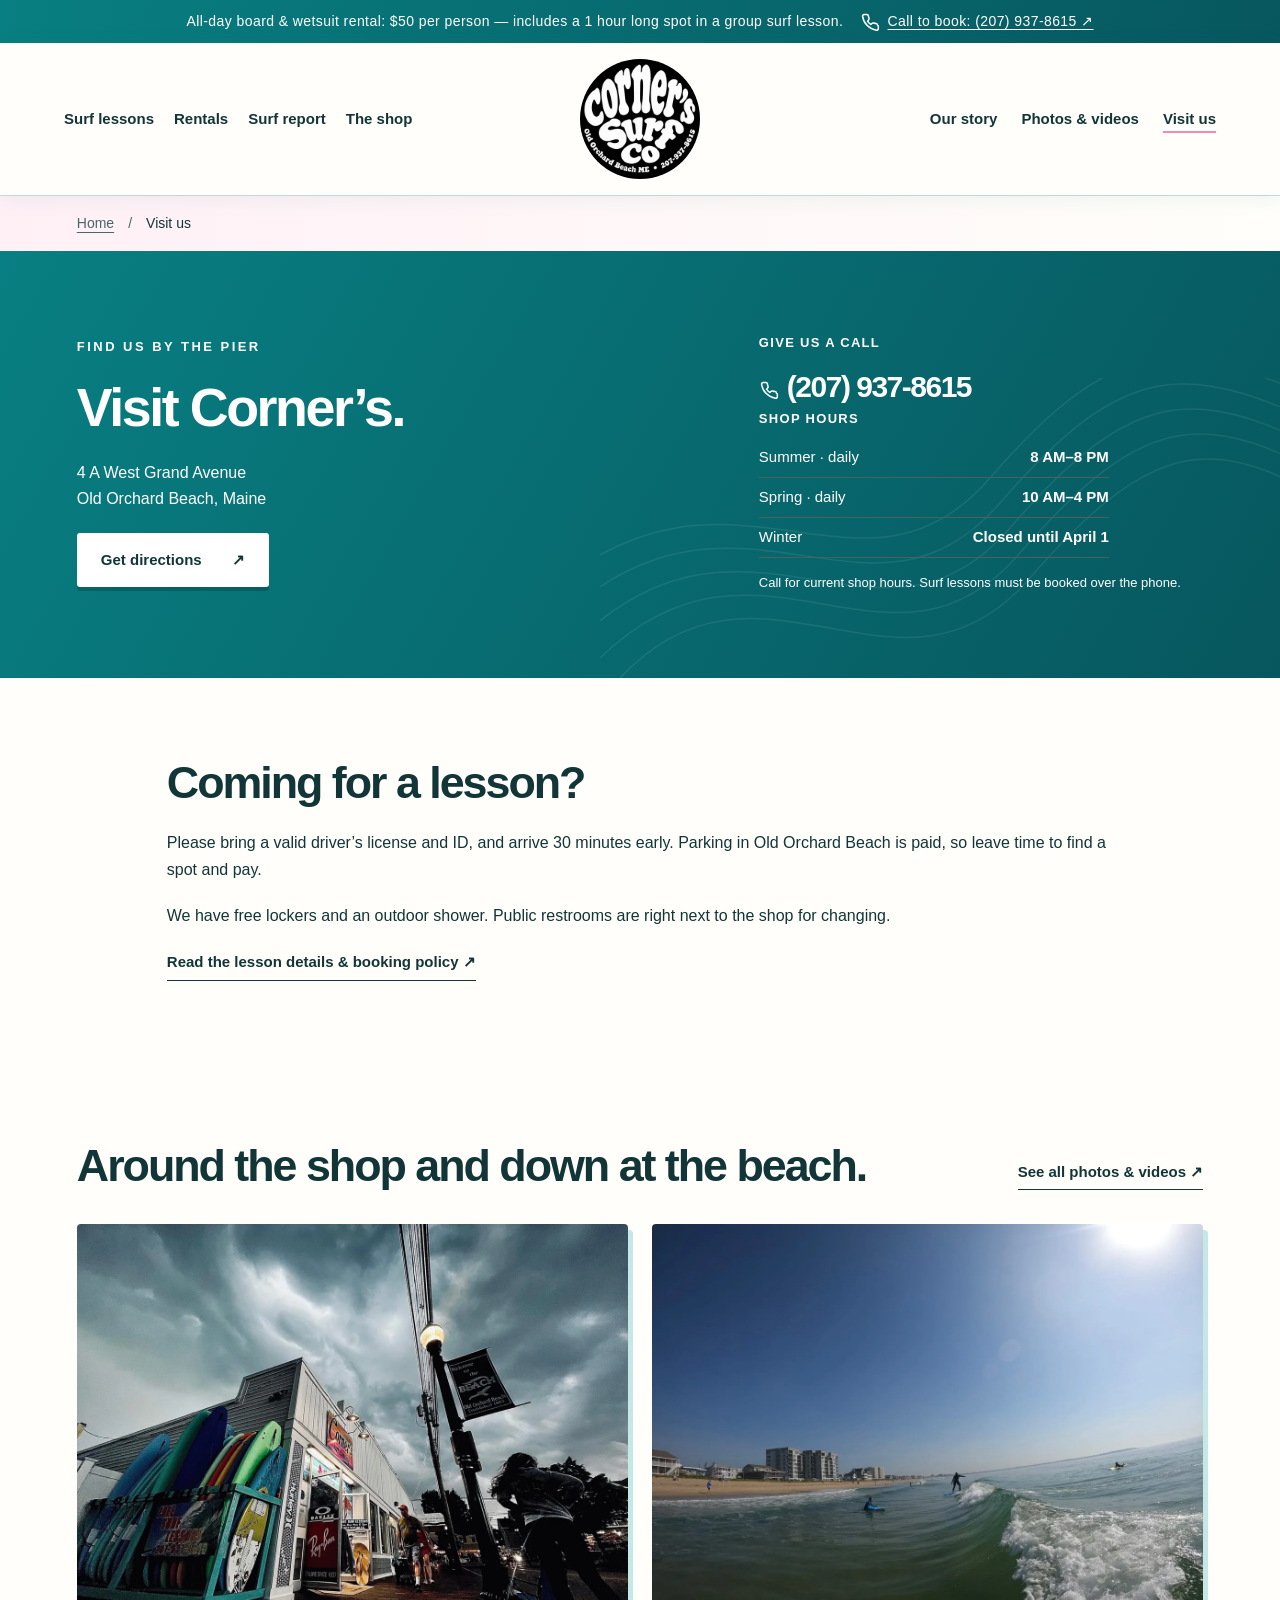
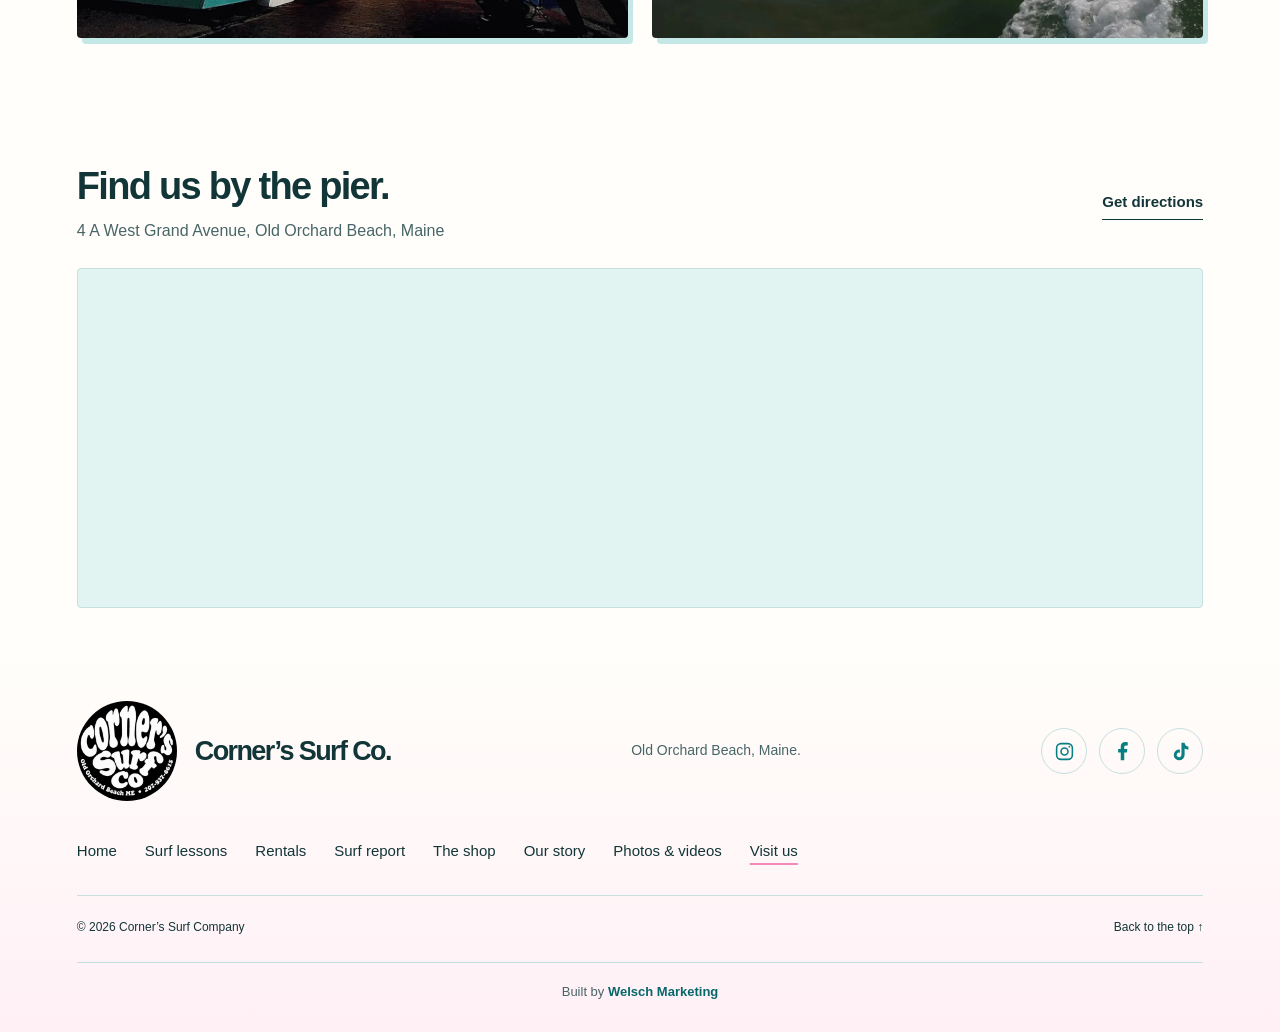
<file: contact.html>
<!doctype html>
<html lang="en">
<head><meta charset="UTF-8"><meta http-equiv="Content-Security-Policy" content="default-src 'none'; script-src 'self' 'sha256-ZYroVL+d5PlQdTwBaZ3f/ib3zlJ1Fagzse3TAJCi3gQ='; style-src 'self'; img-src 'self'; media-src 'self'; frame-src https://www.tiktok.com https://www.google.com; object-src 'none'; base-uri 'none'; form-action 'none'"><meta name="referrer" content="strict-origin-when-cross-origin"><meta name="viewport" content="width=device-width, initial-scale=1"><meta name="description" content="Find Corner’s Surf Co. at 4 A West Grand Avenue, Old Orchard Beach, Maine. Get directions, seasonal hours and parking tips. Call (207) 937-8615."><meta name="theme-color" content="#087f82"><title>Visit Corner’s Surf Co. | Old Orchard Beach Directions</title><link rel="icon" href="assets/corners-logo.webp"><link rel="stylesheet" href="styles.css?v=surf-report-6"><script src="script.js?v=clean-home-7" defer></script>
<link rel="canonical" href="https://cornerssurf.com/contact.html">
<meta name="robots" content="index,follow,max-image-preview:large">
<meta property="og:type" content="website">
<meta property="og:locale" content="en_US">
<meta property="og:site_name" content="Corner’s Surf Co.">
<meta property="og:title" content="Visit Corner’s Surf Co. | Old Orchard Beach Directions">
<meta property="og:description" content="Find Corner’s Surf Co. at 4 A West Grand Avenue, Old Orchard Beach, Maine. Get directions, seasonal hours and parking tips. Call (207) 937-8615.">
<meta property="og:url" content="https://cornerssurf.com/contact.html">
<meta property="og:image" content="https://cornerssurf.com/assets/photos/surf-8374.webp">
<meta property="og:image:alt" content="Surfing and the Corner’s Surf Co. shop in Old Orchard Beach, Maine">
<meta name="twitter:card" content="summary_large_image">
<script type="application/ld+json">{"@context":"https://schema.org","@graph":[{"@type":"WebSite","@id":"https://cornerssurf.com/#website","url":"https://cornerssurf.com/","name":"Corner’s Surf Co.","inLanguage":"en-US"},{"@type":"WebPage","@id":"https://cornerssurf.com/contact.html#webpage","url":"https://cornerssurf.com/contact.html","name":"Visit Corner’s Surf Co. | Old Orchard Beach Directions","description":"Find Corner’s Surf Co. at 4 A West Grand Avenue, Old Orchard Beach, Maine. Get directions, seasonal hours and parking tips. Call (207) 937-8615.","inLanguage":"en-US","isPartOf":{"@id":"https://cornerssurf.com/#website"},"about":{"@id":"https://cornerssurf.com/#business"},"breadcrumb":{"@id":"https://cornerssurf.com/contact.html#breadcrumb"}},{"@type":"SportingGoodsStore","@id":"https://cornerssurf.com/#business","name":"Corner’s Surf Co.","url":"https://cornerssurf.com/","telephone":"+1-207-937-8615","image":"https://cornerssurf.com/assets/photos/surf-8374.webp","logo":"https://cornerssurf.com/assets/corners-logo.webp","address":{"@type":"PostalAddress","streetAddress":"4 A West Grand Avenue","addressLocality":"Old Orchard Beach","addressRegion":"ME","addressCountry":"US"},"hasMap":"https://www.google.com/maps?cid=18280339297402584955","sameAs":["https://www.instagram.com/cornerssurfco/","https://www.facebook.com/cornerssurfco/","https://www.tiktok.com/@cornerssurf.com"]},{"@type":"BreadcrumbList","@id":"https://cornerssurf.com/contact.html#breadcrumb","itemListElement":[{"@type":"ListItem","position":1,"name":"Home","item":"https://cornerssurf.com/"},{"@type":"ListItem","position":2,"name":"Visit us","item":"https://cornerssurf.com/contact.html"}]}]}</script>
</head>
<body id="top" class="inside-page contact-page">
<a class="skip" href="#main">Skip to content</a>
<div class="announcement">All-day board &amp; wetsuit rental: $50 per person — includes a 1 hour long spot in a group surf lesson. <a href="tel:+12079378615"><svg class="phone-icon" viewBox="0 0 24 24" fill="none" stroke="currentColor" stroke-width="1.8" stroke-linecap="round" stroke-linejoin="round" aria-hidden="true" focusable="false"><path d="M22 16.9v3a2 2 0 0 1-2.2 2A19.8 19.8 0 0 1 3.1 5.2 2 2 0 0 1 5.1 3h3a2 2 0 0 1 2 1.7c.1 1 .4 2 .7 2.9a2 2 0 0 1-.5 2.1L9 11a16 16 0 0 0 4 4l1.3-1.3a2 2 0 0 1 2.1-.5c.9.3 1.9.6 2.9.7a2 2 0 0 1 1.7 2z"/></svg>Call to book: (207) 937-8615 <span aria-hidden="true"><span class="mobile-decoration" aria-hidden="true">↗</span></span></a></div>
<header class="header"><nav class="nav" aria-label="Main navigation"><div class="nav-side nav-left"><a href="lessons.html">Surf lessons</a><a href="rentals.html">Rentals</a><a href="surf-report.html">Surf report</a><a href="shop.html">The shop</a></div><a class="logo" href="/" aria-label="Corner’s Surf Co. home"><img src="assets/corners-logo.webp" alt="Corner’s Surf Co." width="300" height="300"></a><div class="nav-side nav-right"><a href="about.html">Our story</a><a href="gallery.html">Photos & videos</a><a href="contact.html" aria-current="page">Visit us</a></div><button class="menu-toggle" aria-label="Menu" aria-expanded="false" aria-controls="mobile-menu"><svg class="surfboard-menu-icon" viewBox="380 40 775 950" width="60" height="74" aria-hidden="true" focusable="false"><image href="assets/surfboard-nav.webp" width="1536" height="1024" /></svg></button></nav><nav id="mobile-menu" class="mobile-menu" aria-label="Mobile navigation" hidden><a href="/">Home</a><a href="lessons.html">Surf lessons</a><a href="rentals.html">Rentals</a><a href="surf-report.html">Surf report</a><a href="shop.html">The shop</a><a href="about.html">Our story</a><a href="gallery.html">Photos & videos</a><a href="contact.html" aria-current="page">Visit us</a><a href="tel:+12079378615"><svg class="phone-icon" viewBox="0 0 24 24" fill="none" stroke="currentColor" stroke-width="1.8" stroke-linecap="round" stroke-linejoin="round" aria-hidden="true" focusable="false"><path d="M22 16.9v3a2 2 0 0 1-2.2 2A19.8 19.8 0 0 1 3.1 5.2 2 2 0 0 1 5.1 3h3a2 2 0 0 1 2 1.7c.1 1 .4 2 .7 2.9a2 2 0 0 1-.5 2.1L9 11a16 16 0 0 0 4 4l1.3-1.3a2 2 0 0 1 2.1-.5c.9.3 1.9.6 2.9.7a2 2 0 0 1 1.7 2z"/></svg>Call (207) 937-8615</a></nav></header>
<main id="main">
<nav class="breadcrumbs" aria-label="Breadcrumb"><a href="/">Home</a><span aria-hidden="true">/</span><span aria-current="page">Visit us</span></nav>
<section class="contact section" id="contact"><div><p class="eyebrow">Find us by the pier</p><h1>Visit Corner’s.</h1><p>4 A West Grand Avenue<br>Old Orchard Beach, Maine</p><a class="button light" href="https://www.google.com/maps?cid=18280339297402584955" target="_blank" rel="noopener noreferrer">Get directions <span class="mobile-decoration" aria-hidden="true">↗</span></a></div><div class="contact-details"><h3>Give us a call</h3><a class="phone" href="tel:+12079378615"><svg class="phone-icon" viewBox="0 0 24 24" fill="none" stroke="currentColor" stroke-width="1.8" stroke-linecap="round" stroke-linejoin="round" aria-hidden="true" focusable="false"><path d="M22 16.9v3a2 2 0 0 1-2.2 2A19.8 19.8 0 0 1 3.1 5.2 2 2 0 0 1 5.1 3h3a2 2 0 0 1 2 1.7c.1 1 .4 2 .7 2.9a2 2 0 0 1-.5 2.1L9 11a16 16 0 0 0 4 4l1.3-1.3a2 2 0 0 1 2.1-.5c.9.3 1.9.6 2.9.7a2 2 0 0 1 1.7 2z"/></svg>(207) 937-8615</a><h3>Shop hours</h3><dl><div><dt>Summer · daily</dt><dd>8 AM–8 PM</dd></div><div><dt>Spring · daily</dt><dd>10 AM–4 PM</dd></div><div><dt>Winter</dt><dd>Closed until April 1</dd></div></dl><p class="small">Call for current shop hours. Surf lessons must be booked over the phone.</p></div></section>
<section class="section arrival-note" aria-labelledby="arrival-title"><h2 id="arrival-title">Coming for a lesson?</h2><p>Please bring a valid driver’s license and ID, and arrive 30 minutes early. Parking in Old Orchard Beach is paid, so leave time to find a spot and pay.</p><p>We have free lockers and an outdoor shower. Public restrooms are right next to the shop for changing.</p><a class="text-link" href="lessons.html">Read the lesson details &amp; booking policy <span class="mobile-decoration" aria-hidden="true">↗</span></a></section>
<section class="section page-album"><div class="section-heading"><h2>Around the shop and down at the beach.</h2><a class="text-link" href="gallery.html">See all photos &amp; videos <span class="mobile-decoration" aria-hidden="true">↗</span></a></div><div class="page-photo-row"><a href="gallery.html#gallery" aria-label="See more photos: Boards outside the Corner’s Surf Co. shop on West Grand Avenue."><img src="assets/photos/surf-8374.webp" alt="Boards outside the Corner’s Surf Co. shop on West Grand Avenue." loading="lazy" decoding="async" width="1600" height="1200"></a><a href="gallery.html#gallery" aria-label="See more photos: A surfer riding a small wave toward the beach."><img src="assets/photos/surf-8381.webp" alt="A surfer riding a small wave toward the beach." loading="lazy" decoding="async" width="1600" height="1200"></a></div></section></main>

<section class="footer-map section" aria-labelledby="footer-map-title">
  <div class="footer-map-heading"><div><h2 id="footer-map-title">Find us by the pier.</h2><p>4 A West Grand Avenue, Old Orchard Beach, Maine</p></div><a class="text-link" href="https://www.google.com/maps?cid=18280339297402584955" target="_blank" rel="noopener noreferrer">Get directions</a></div>
  <div class="footer-map-frame"><iframe src="https://www.google.com/maps/embed?pb=!1m14!1m8!1m3!1d7277.615907468666!2d-70.38171740458635!3d43.51606251182126!3m2!1i1024!2i768!4f13.1!3m3!1m2!1s0x0%3A0xfdb0cfbcd34b7f7b!2sCorners%20Surf!5e0!3m2!1sen!2sus!4v1586554289759!5m2!1sen!2sus" title="Google Maps location of Corner’s Surf Company in Old Orchard Beach" width="600" height="320" loading="lazy" referrerpolicy="strict-origin-when-cross-origin" allowfullscreen></iframe></div>
</section>
<footer class="section"><div class="footer-top"><a href="/" class="footer-name footer-brand" aria-label="Corner’s Surf Co. home"><img src="assets/corners-logo.webp" alt="Corner’s Surf Co. — Old Orchard Beach, Maine" width="120" height="120" loading="lazy" decoding="async"><span>Corner’s Surf Co.</span></a><p>Old Orchard Beach, Maine.</p><div id="social-links" class="footer-socials" aria-label="Follow Corner’s Surf Co."><a href="https://www.instagram.com/cornerssurfco/" target="_blank" rel="noopener noreferrer" aria-label="Corner’s Surf Co. on Instagram" title="Instagram"><svg viewBox="0 0 24 24" fill="none" stroke="currentColor" stroke-width="1.8" aria-hidden="true"><rect x="3" y="3" width="18" height="18" rx="5"/><circle cx="12" cy="12" r="4"/><circle cx="17.5" cy="6.5" r="1" fill="currentColor" stroke="none"/></svg></a><a href="https://www.facebook.com/cornerssurfco/" target="_blank" rel="noopener noreferrer" aria-label="Corner’s Surf Co. on Facebook" title="Facebook"><svg viewBox="0 0 24 24" fill="currentColor" aria-hidden="true"><path d="M14 22v-9h3l.5-4H14V7c0-1.15.4-2 2-2h2V1.3A26 26 0 0 0 15 1c-3 0-5 1.8-5 5v3H7v4h3v9z"/></svg></a><a href="https://www.tiktok.com/@cornerssurf.com" target="_blank" rel="noopener noreferrer" aria-label="Corner’s Surf Co. on TikTok" title="TikTok"><svg viewBox="0 0 24 24" fill="currentColor" aria-hidden="true"><path d="M16.7 2c.3 2.6 1.8 4.2 4.3 4.4v3.5a9 9 0 0 1-4.3-1.3v7.2a6.2 6.2 0 1 1-5.4-6.1v3.6a2.7 2.7 0 1 0 1.8 2.5V2z"/></svg></a></div></div><nav class="footer-nav" aria-label="Footer navigation"><a href="/">Home</a><a href="lessons.html">Surf lessons</a><a href="rentals.html">Rentals</a><a href="surf-report.html">Surf report</a><a href="shop.html">The shop</a><a href="about.html">Our story</a><a href="gallery.html">Photos & videos</a><a href="contact.html" aria-current="page">Visit us</a></nav><div class="footer-bottom"><span>© 2026 Corner’s Surf Company</span><a href="#top">Back to the top <span class="mobile-decoration" aria-hidden="true">↑</span></a></div><p class="built-by">Built by <a href="https://welschmarketing.com/" target="_blank" rel="noopener noreferrer"><strong>Welsch Marketing</strong></a></p></footer>

</body></html>
</file>
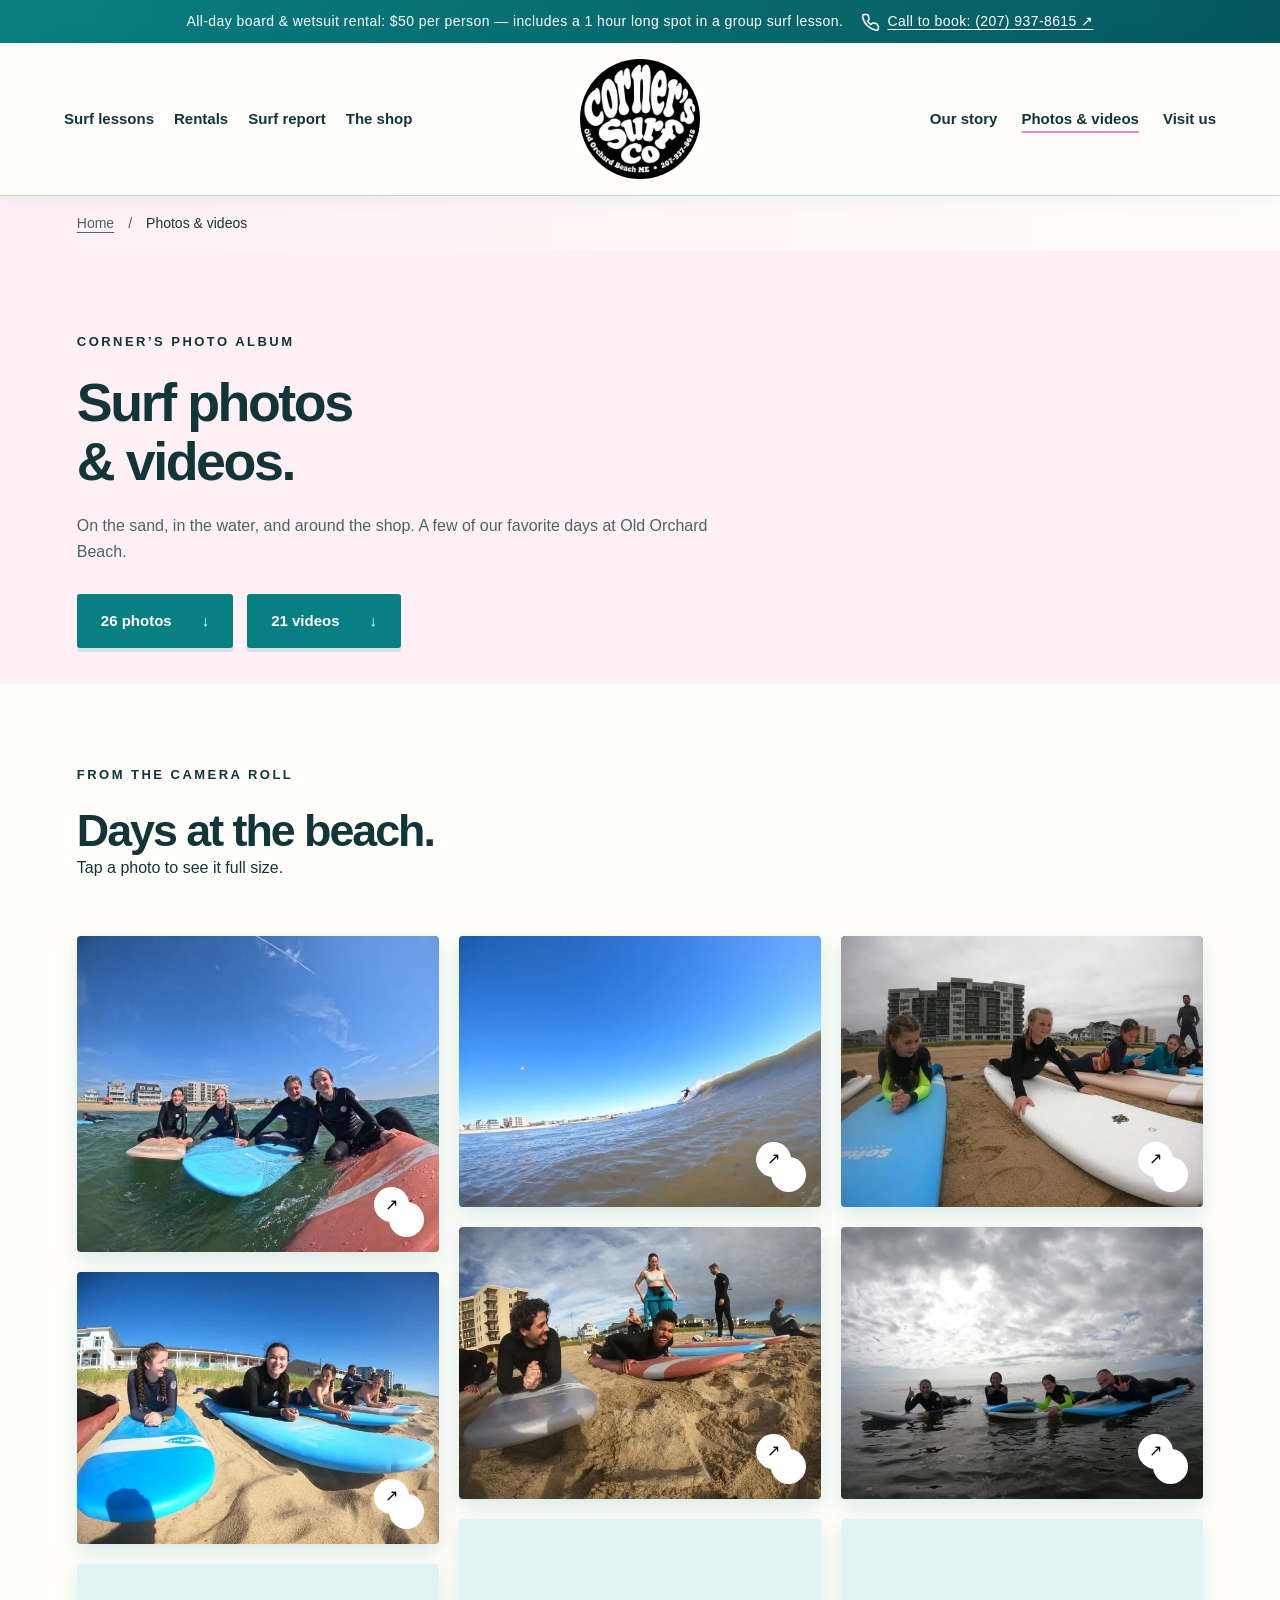
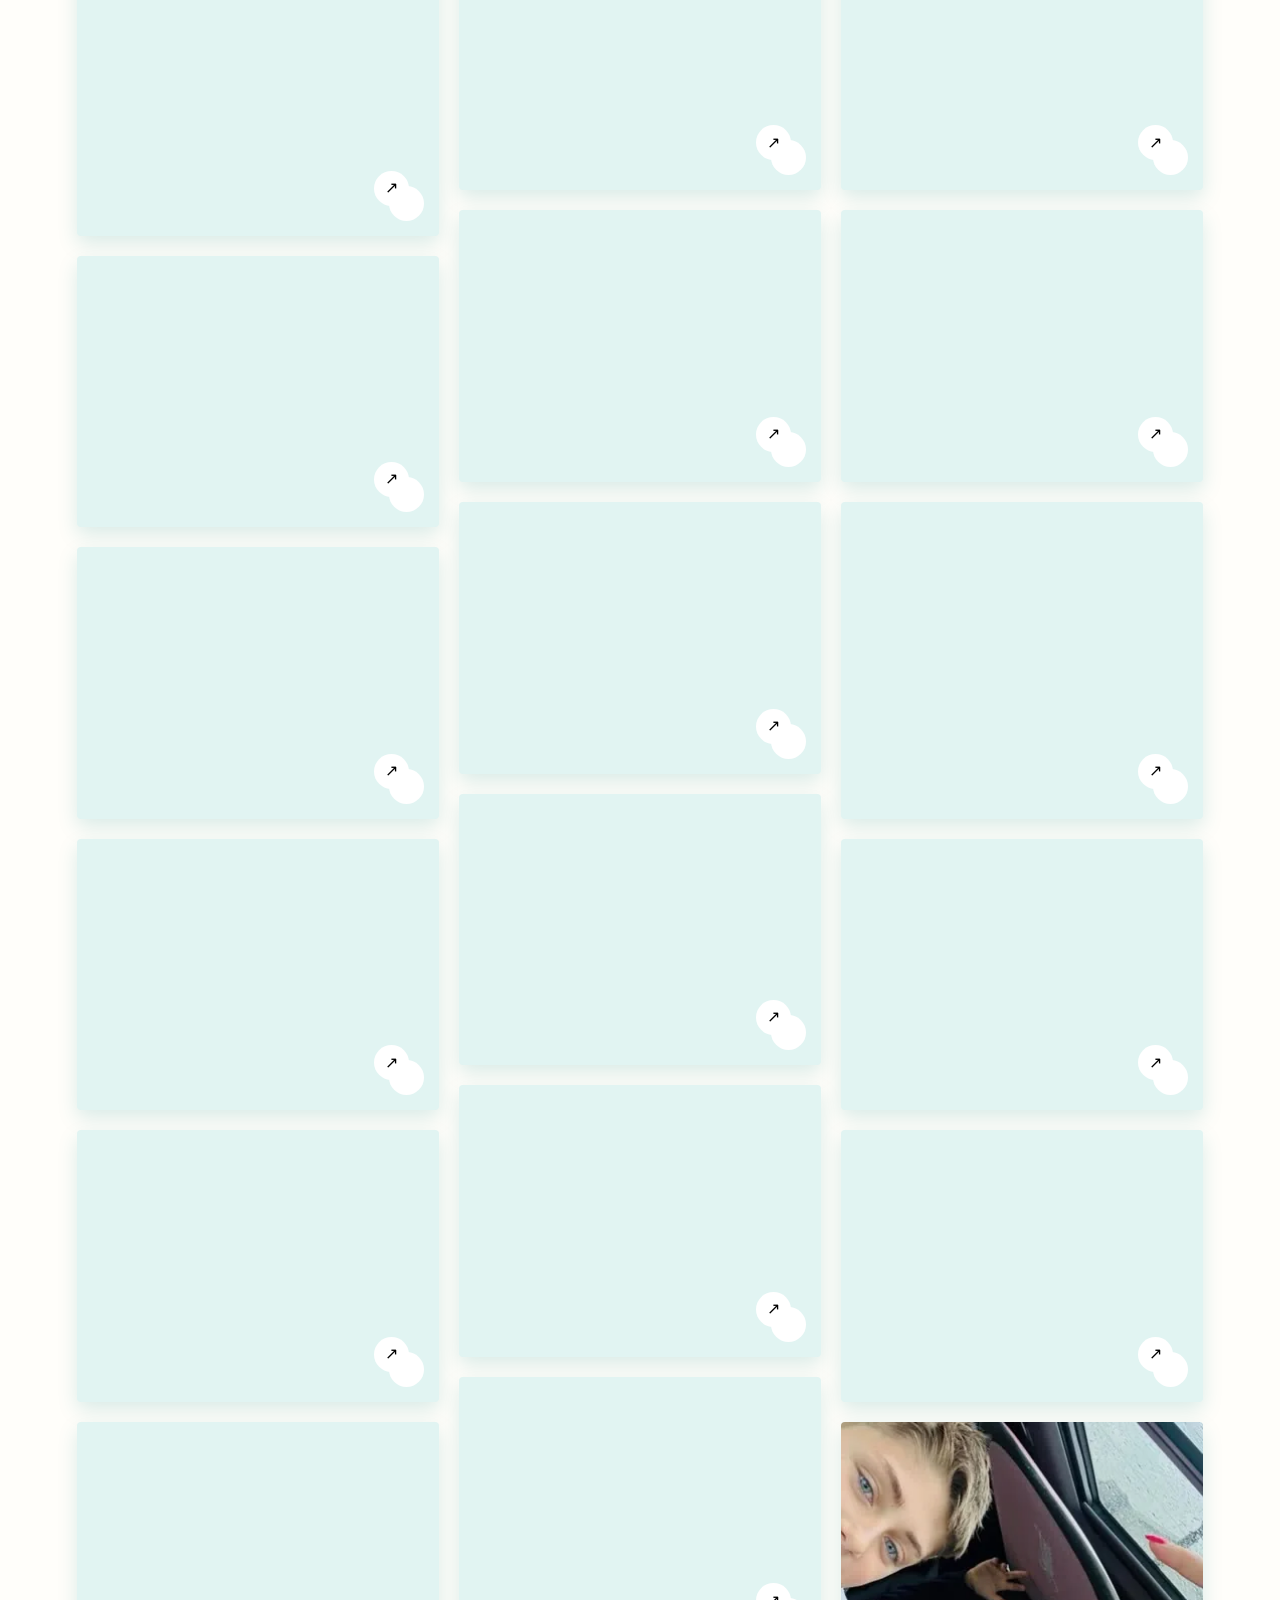
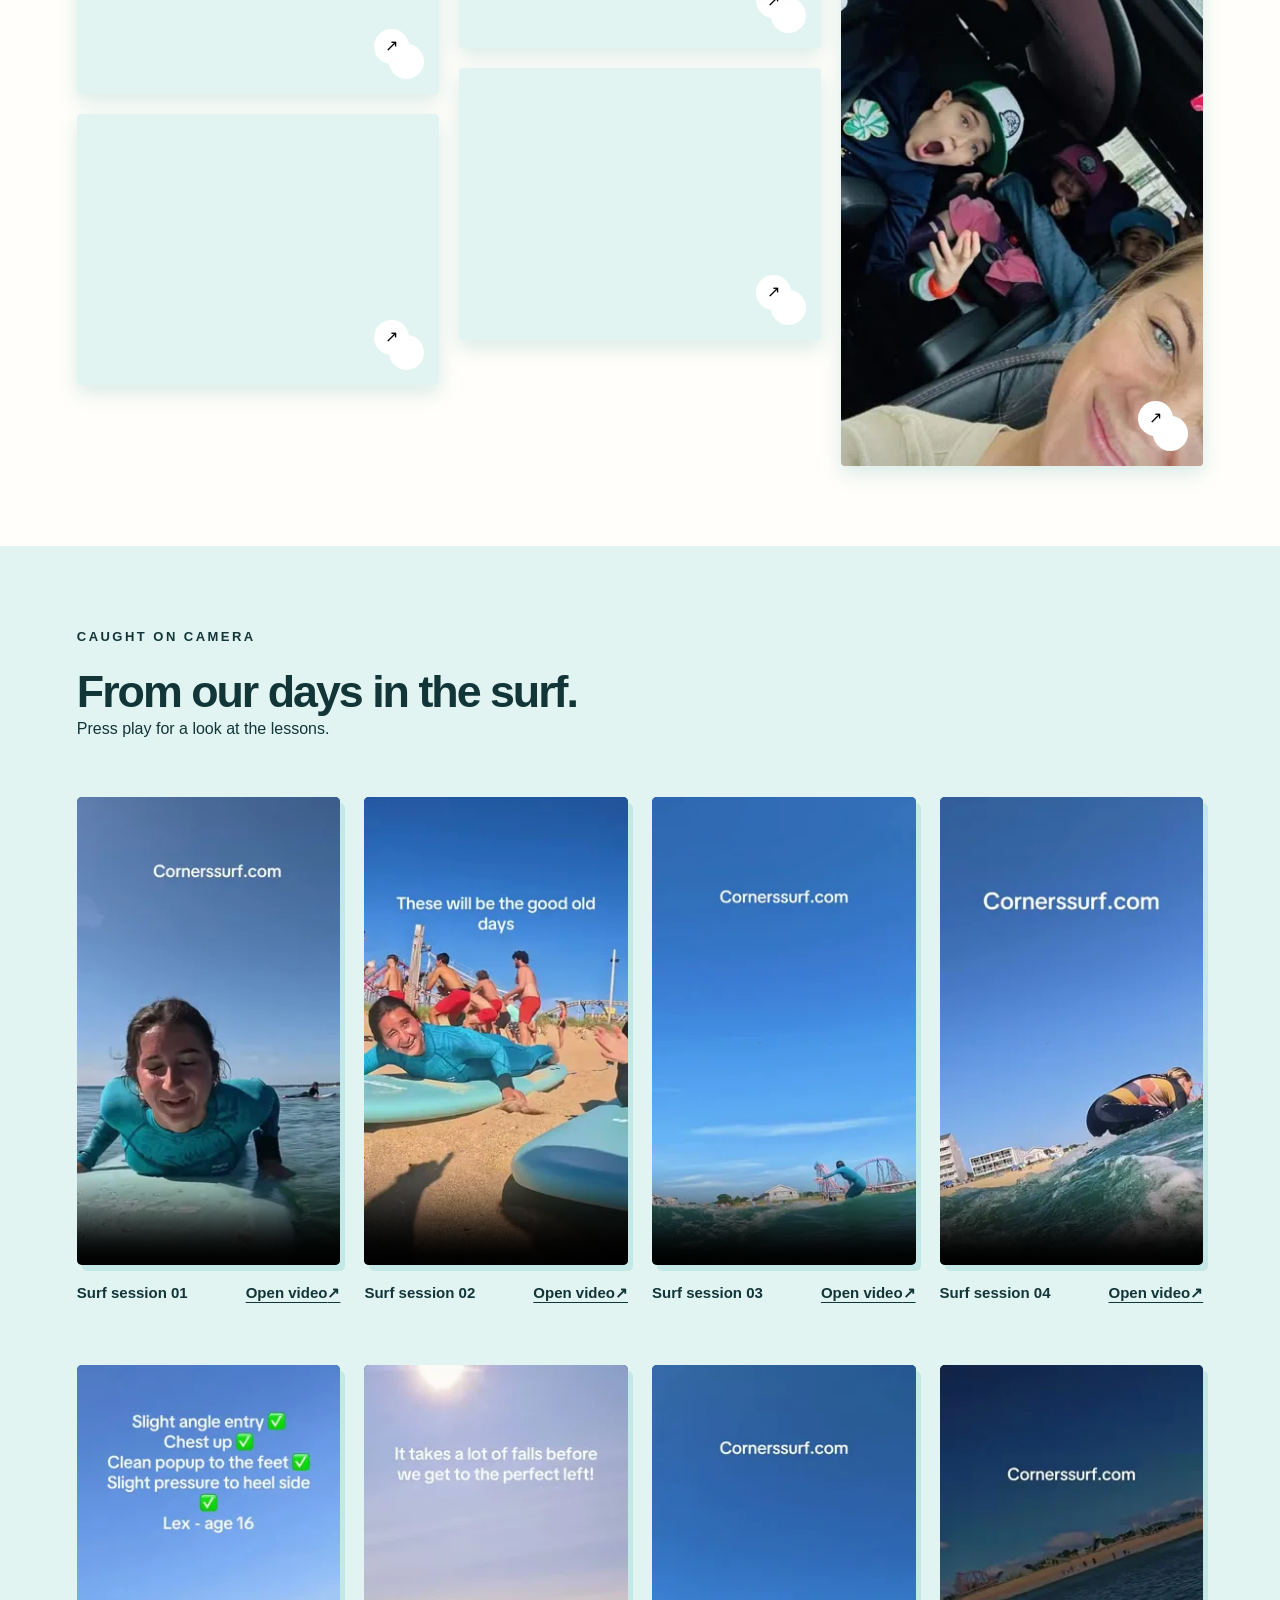
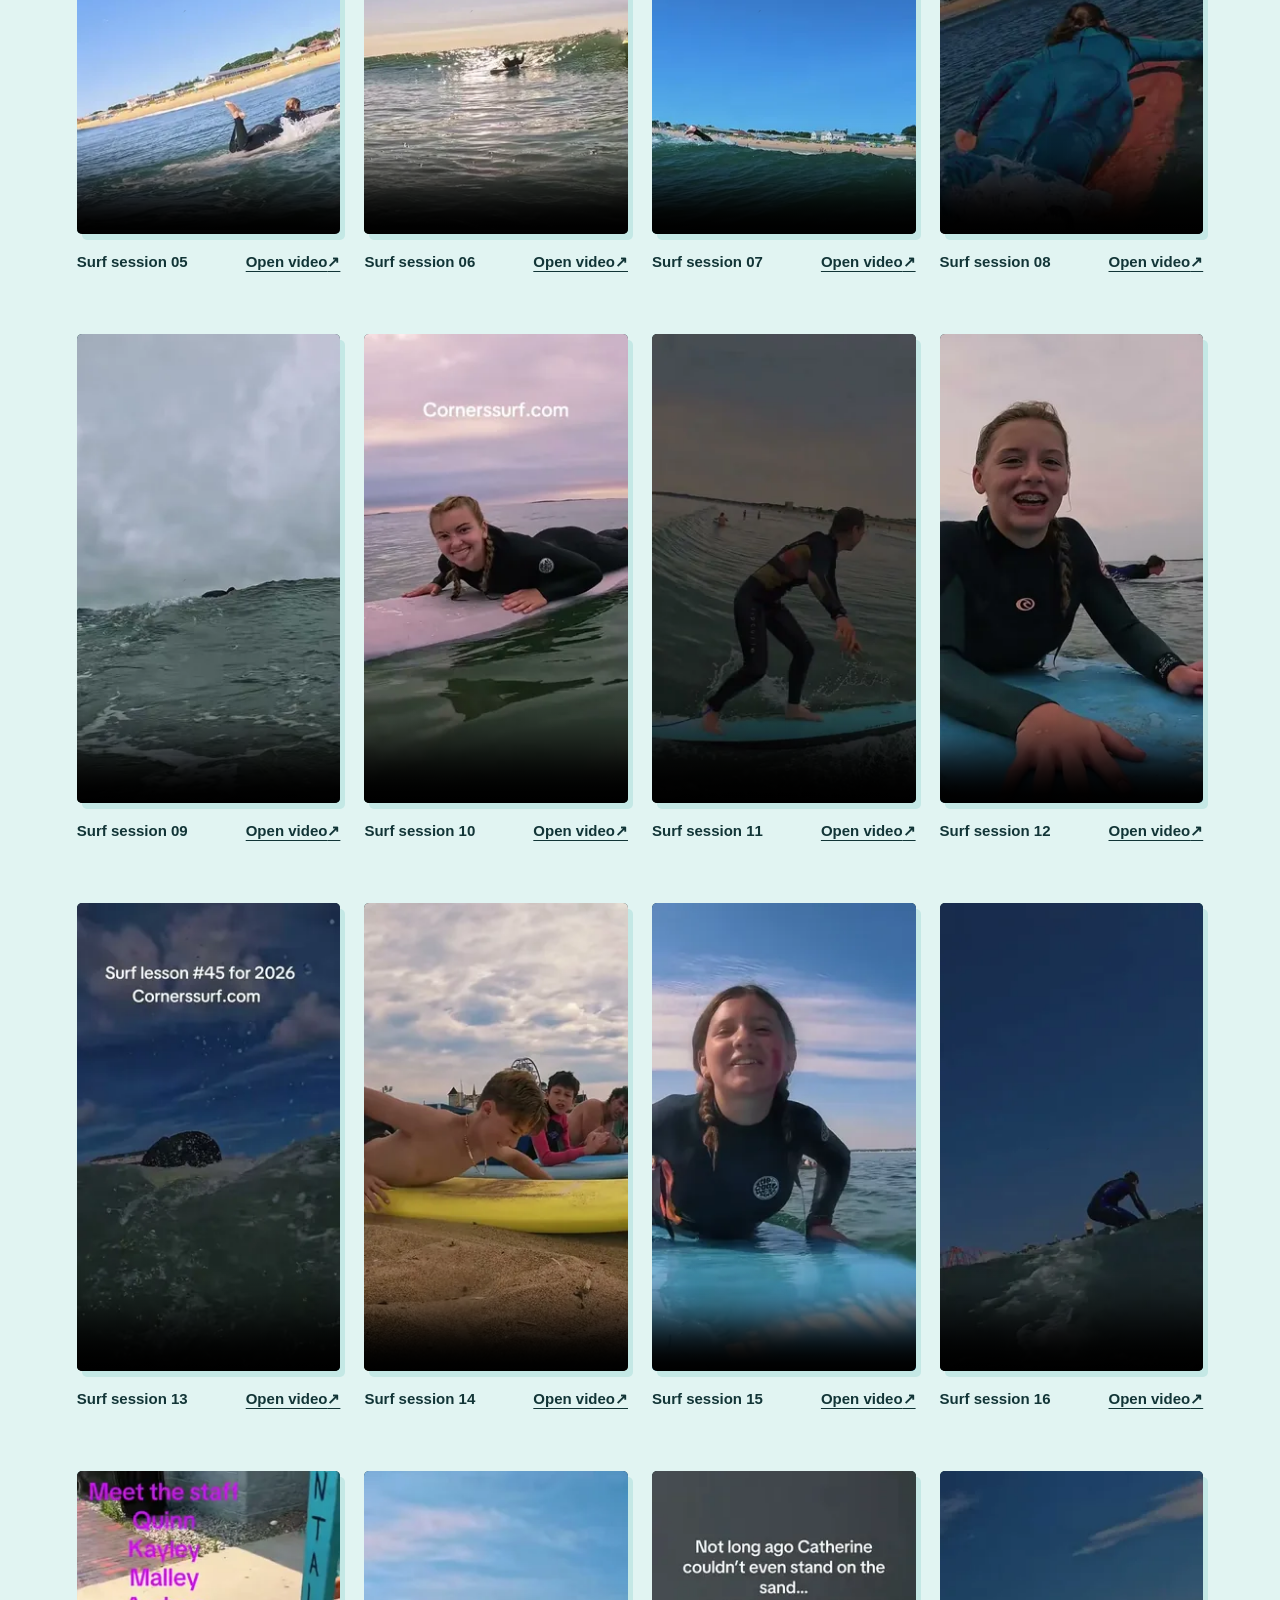
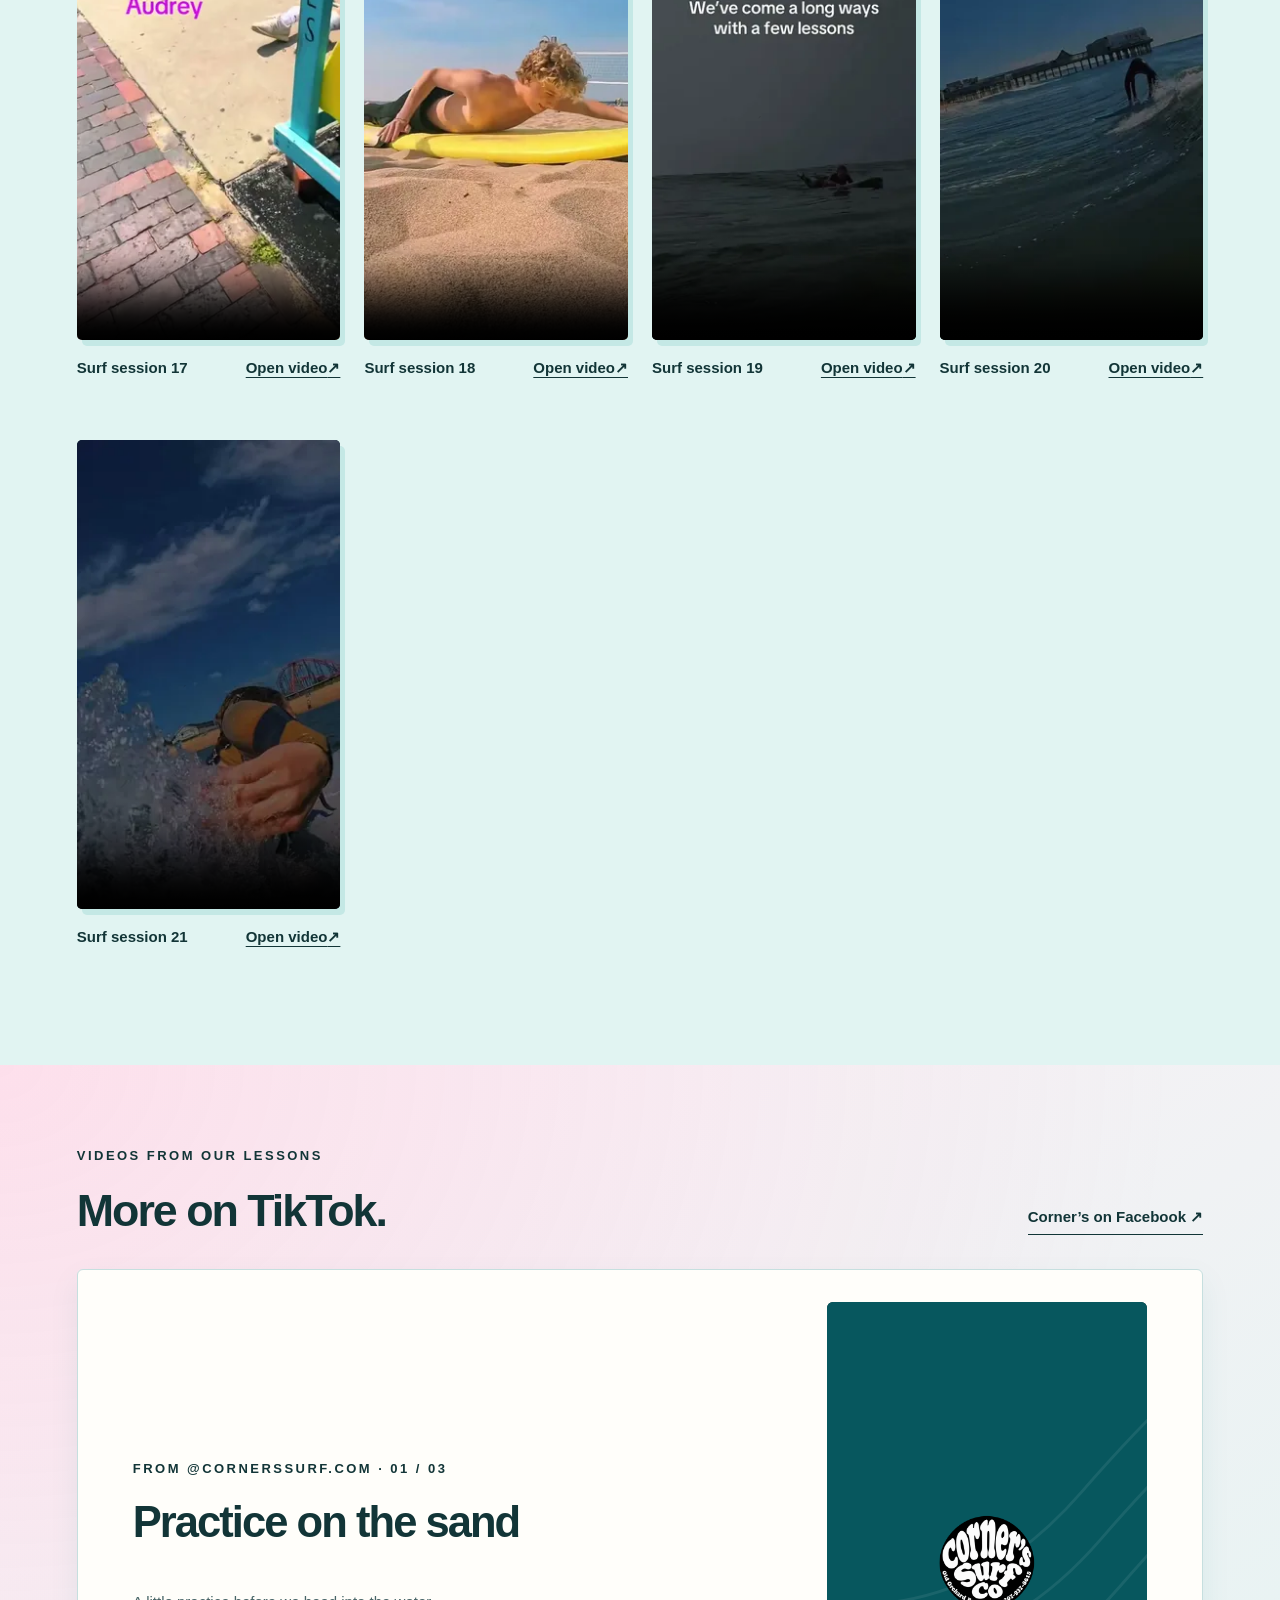
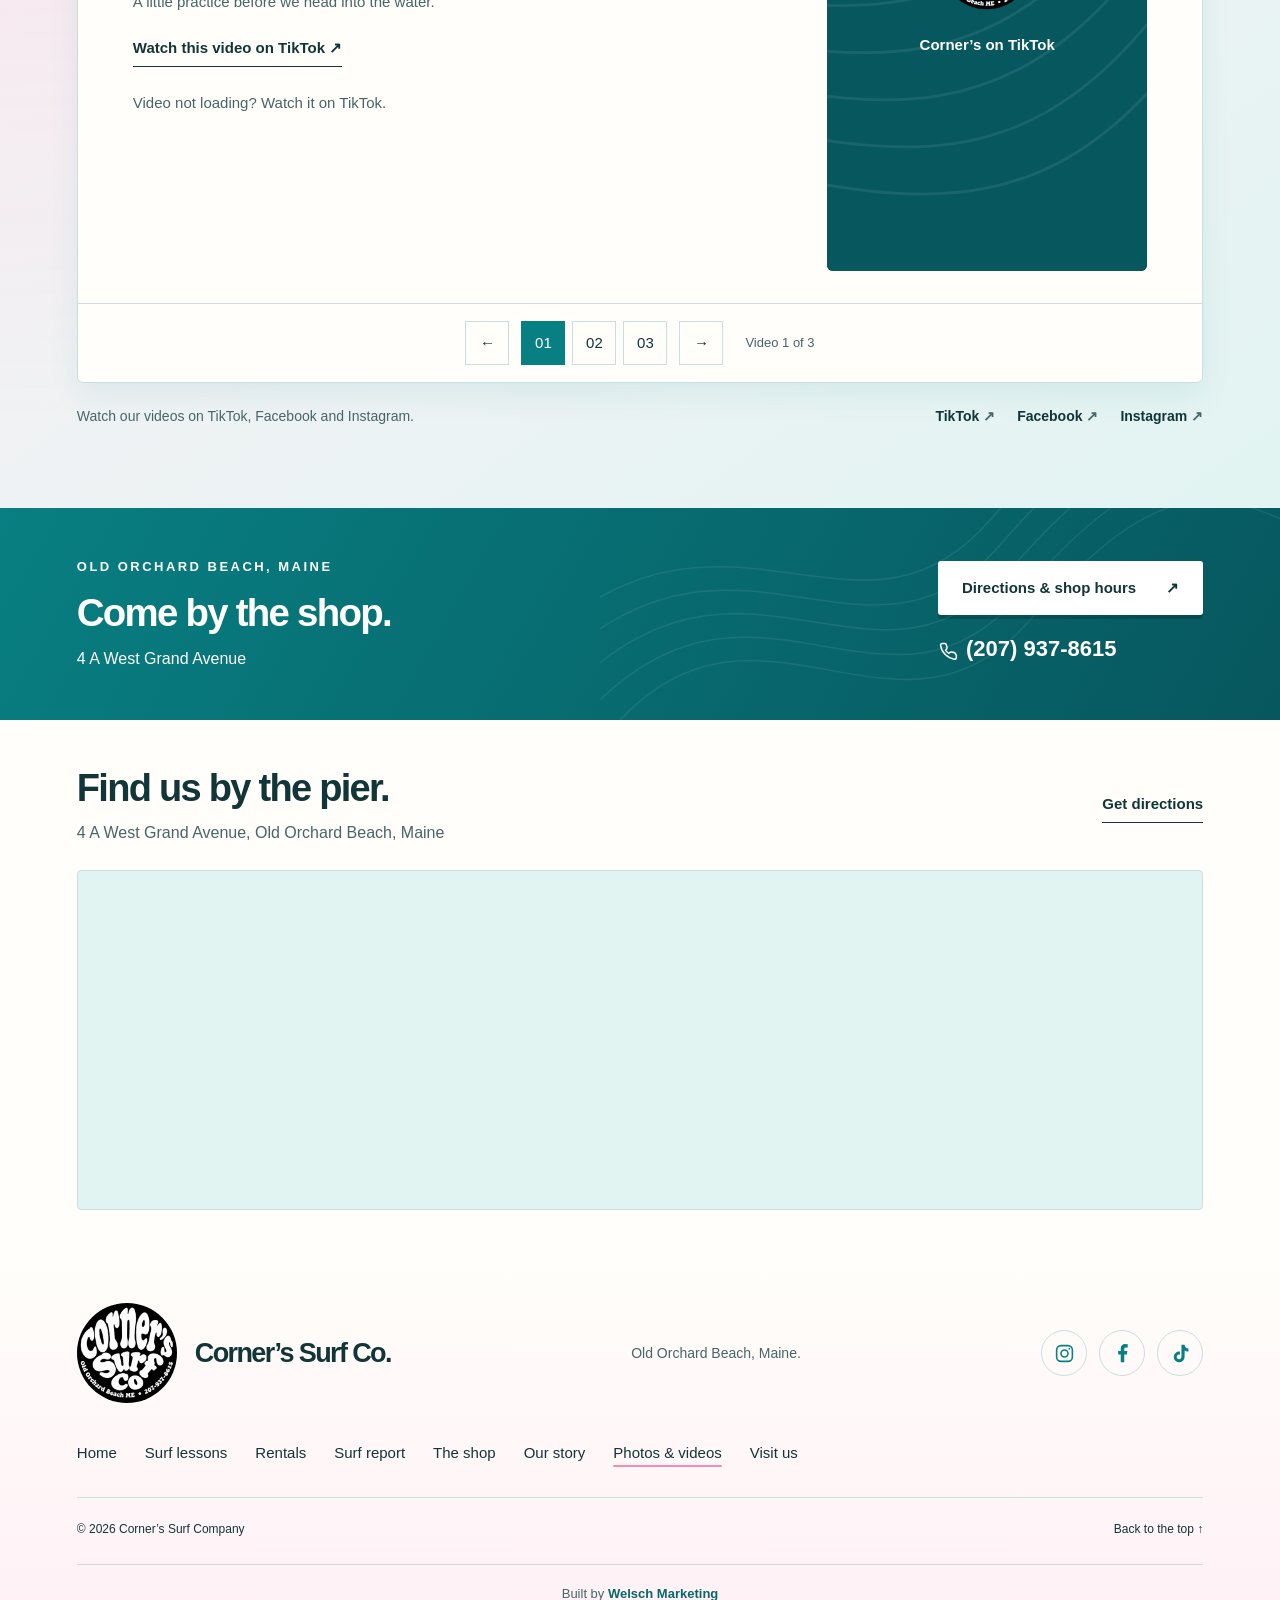
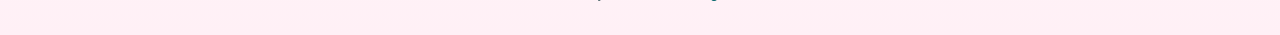
<file: gallery.html>
<!doctype html>
<html lang="en">
<head><meta charset="UTF-8"><meta http-equiv="Content-Security-Policy" content="default-src 'none'; script-src 'self' 'sha256-8HLCnG5Qfer2K0GNOcK/ZTiz9B0Bkjcl+UcWbqLDqTg='; style-src 'self'; img-src 'self'; media-src 'self'; frame-src https://www.tiktok.com https://www.google.com; object-src 'none'; base-uri 'none'; form-action 'none'"><meta name="referrer" content="strict-origin-when-cross-origin"><meta name="viewport" content="width=device-width, initial-scale=1"><meta name="description" content="See surf lesson photos, beach days and surfing videos from Corner’s Surf Co. in Old Orchard Beach, Maine. Explore our photo gallery and local clips."><meta name="theme-color" content="#087f82"><title>Old Orchard Beach Surf Photos &amp; Videos | Corner’s</title><link rel="icon" href="assets/corners-logo.webp"><link rel="stylesheet" href="styles.css?v=surf-report-6"><script src="script.js?v=clean-home-7" defer></script>
<link rel="canonical" href="https://cornerssurf.com/gallery.html">
<meta name="robots" content="index,follow,max-image-preview:large">
<meta property="og:type" content="website">
<meta property="og:locale" content="en_US">
<meta property="og:site_name" content="Corner’s Surf Co.">
<meta property="og:title" content="Old Orchard Beach Surf Photos &amp; Videos | Corner’s">
<meta property="og:description" content="See surf lesson photos, beach days and surfing videos from Corner’s Surf Co. in Old Orchard Beach, Maine. Explore our photo gallery and local clips.">
<meta property="og:url" content="https://cornerssurf.com/gallery.html">
<meta property="og:image" content="https://cornerssurf.com/assets/photos/surf-8376.webp">
<meta property="og:image:alt" content="Surfing and the Corner’s Surf Co. shop in Old Orchard Beach, Maine">
<meta name="twitter:card" content="summary_large_image">
<script type="application/ld+json">{"@context":"https://schema.org","@graph":[{"@type":"WebSite","@id":"https://cornerssurf.com/#website","url":"https://cornerssurf.com/","name":"Corner’s Surf Co.","inLanguage":"en-US"},{"@type":"WebPage","@id":"https://cornerssurf.com/gallery.html#webpage","url":"https://cornerssurf.com/gallery.html","name":"Old Orchard Beach Surf Photos & Videos | Corner’s","description":"See surf lesson photos, beach days and surfing videos from Corner’s Surf Co. in Old Orchard Beach, Maine. Explore our photo gallery and local clips.","inLanguage":"en-US","isPartOf":{"@id":"https://cornerssurf.com/#website"},"about":{"@id":"https://cornerssurf.com/#business"},"breadcrumb":{"@id":"https://cornerssurf.com/gallery.html#breadcrumb"}},{"@type":"BreadcrumbList","@id":"https://cornerssurf.com/gallery.html#breadcrumb","itemListElement":[{"@type":"ListItem","position":1,"name":"Home","item":"https://cornerssurf.com/"},{"@type":"ListItem","position":2,"name":"Photos & videos","item":"https://cornerssurf.com/gallery.html"}]}]}</script>
</head>
<body id="top" class="inside-page gallery-page">
<a class="skip" href="#main">Skip to content</a>
<div class="announcement">All-day board &amp; wetsuit rental: $50 per person — includes a 1 hour long spot in a group surf lesson. <a href="tel:+12079378615"><svg class="phone-icon" viewBox="0 0 24 24" fill="none" stroke="currentColor" stroke-width="1.8" stroke-linecap="round" stroke-linejoin="round" aria-hidden="true" focusable="false"><path d="M22 16.9v3a2 2 0 0 1-2.2 2A19.8 19.8 0 0 1 3.1 5.2 2 2 0 0 1 5.1 3h3a2 2 0 0 1 2 1.7c.1 1 .4 2 .7 2.9a2 2 0 0 1-.5 2.1L9 11a16 16 0 0 0 4 4l1.3-1.3a2 2 0 0 1 2.1-.5c.9.3 1.9.6 2.9.7a2 2 0 0 1 1.7 2z"/></svg>Call to book: (207) 937-8615 <span aria-hidden="true"><span class="mobile-decoration" aria-hidden="true">↗</span></span></a></div>
<header class="header"><nav class="nav" aria-label="Main navigation"><div class="nav-side nav-left"><a href="lessons.html">Surf lessons</a><a href="rentals.html">Rentals</a><a href="surf-report.html">Surf report</a><a href="shop.html">The shop</a></div><a class="logo" href="/" aria-label="Corner’s Surf Co. home"><img src="assets/corners-logo.webp" alt="Corner’s Surf Co." width="300" height="300"></a><div class="nav-side nav-right"><a href="about.html">Our story</a><a href="gallery.html" aria-current="page">Photos & videos</a><a href="contact.html">Visit us</a></div><button class="menu-toggle" aria-label="Menu" aria-expanded="false" aria-controls="mobile-menu"><svg class="surfboard-menu-icon" viewBox="380 40 775 950" width="60" height="74" aria-hidden="true" focusable="false"><image href="assets/surfboard-nav.webp" width="1536" height="1024" /></svg></button></nav><nav id="mobile-menu" class="mobile-menu" aria-label="Mobile navigation" hidden><a href="/">Home</a><a href="lessons.html">Surf lessons</a><a href="rentals.html">Rentals</a><a href="surf-report.html">Surf report</a><a href="shop.html">The shop</a><a href="about.html">Our story</a><a href="gallery.html" aria-current="page">Photos & videos</a><a href="contact.html">Visit us</a><a href="tel:+12079378615"><svg class="phone-icon" viewBox="0 0 24 24" fill="none" stroke="currentColor" stroke-width="1.8" stroke-linecap="round" stroke-linejoin="round" aria-hidden="true" focusable="false"><path d="M22 16.9v3a2 2 0 0 1-2.2 2A19.8 19.8 0 0 1 3.1 5.2 2 2 0 0 1 5.1 3h3a2 2 0 0 1 2 1.7c.1 1 .4 2 .7 2.9a2 2 0 0 1-.5 2.1L9 11a16 16 0 0 0 4 4l1.3-1.3a2 2 0 0 1 2.1-.5c.9.3 1.9.6 2.9.7a2 2 0 0 1 1.7 2z"/></svg>Call (207) 937-8615</a></nav></header>
<main id="main">
<nav class="breadcrumbs" aria-label="Breadcrumb"><a href="/">Home</a><span aria-hidden="true">/</span><span aria-current="page">Photos & videos</span></nav>
<section class="gallery-intro section"><p class="eyebrow">Corner’s photo album</p><h1>Surf photos<br>&amp; videos.</h1><p>On the sand, in the water, and around the shop. A few of our favorite days at Old Orchard Beach.</p><div class="album-links"><a class="button" href="#gallery">26 photos <span class="mobile-decoration" aria-hidden="true">↓</span></a><a class="button" href="#surf-clips">21 videos <span class="mobile-decoration" aria-hidden="true">↓</span></a></div></section><section class="gallery section" id="gallery"><div class="section-heading"><div><p class="eyebrow">From the camera roll</p><h2>Days at the beach.</h2><p>Tap a photo to see it full size.</p></div></div><div class="gallery-grid album-grid"><button type="button" data-photo="assets/photos/surf-8376.webp" aria-label="Enlarge photo: Four surfers sitting on their boards on a sunny day."><img src="assets/photos/surf-8376-thumb.webp" alt="Four surfers sitting on their boards on a sunny day." loading="lazy" decoding="async" width="1600" height="1200"><span aria-hidden="true"><span class="mobile-decoration" aria-hidden="true">↗</span></span></button><button type="button" data-photo="assets/photos/surf-8393.webp" aria-label="Enlarge photo: A group smiling on blue boards during a beach lesson."><img src="assets/photos/surf-8393-thumb.webp" alt="A group smiling on blue boards during a beach lesson." loading="lazy" decoding="async" width="1600" height="1200"><span aria-hidden="true"><span class="mobile-decoration" aria-hidden="true">↗</span></span></button><button type="button" data-photo="assets/photos/surf-8381.webp" aria-label="Enlarge photo: A surfer riding a small wave toward the beach."><img src="assets/photos/surf-8381-thumb.webp" alt="A surfer riding a small wave toward the beach." loading="lazy" decoding="async" width="1600" height="1200"><span aria-hidden="true"><span class="mobile-decoration" aria-hidden="true">↗</span></span></button><button type="button" data-photo="assets/photos/surf-8385.webp" aria-label="Enlarge photo: Three surfers smiling on their boards in the water."><img src="assets/photos/surf-8385-thumb.webp" alt="Three surfers smiling on their boards in the water." loading="lazy" decoding="async" width="1600" height="1200"><span aria-hidden="true"><span class="mobile-decoration" aria-hidden="true">↗</span></span></button><button type="button" data-photo="assets/photos/surf-8379.webp" aria-label="Enlarge photo: Practicing pop-ups on blue boards on the beach."><img src="assets/photos/surf-8379-thumb.webp" alt="Practicing pop-ups on blue boards on the beach." loading="lazy" decoding="async" width="1600" height="1200"><span aria-hidden="true"><span class="mobile-decoration" aria-hidden="true">↗</span></span></button><button type="button" data-photo="assets/photos/surf-8383.webp" aria-label="Enlarge photo: Three surfers on blue and yellow boards beside the pier."><img src="assets/photos/surf-8383-thumb.webp" alt="Three surfers on blue and yellow boards beside the pier." loading="lazy" decoding="async" width="1600" height="1200"><span aria-hidden="true"><span class="mobile-decoration" aria-hidden="true">↗</span></span></button><button type="button" data-photo="assets/photos/surf-8390.webp" aria-label="Enlarge photo: Five surfers lined up on their boards in the sunshine."><img src="assets/photos/surf-8390-thumb.webp" alt="Five surfers lined up on their boards in the sunshine." loading="lazy" decoding="async" width="1600" height="1200"><span aria-hidden="true"><span class="mobile-decoration" aria-hidden="true">↗</span></span></button><button type="button" data-photo="assets/photos/surf-8391.webp" aria-label="Enlarge photo: Four surfers sitting on their boards and waving."><img src="assets/photos/surf-8391-thumb.webp" alt="Four surfers sitting on their boards and waving." loading="lazy" decoding="async" width="1600" height="1200"><span aria-hidden="true"><span class="mobile-decoration" aria-hidden="true">↗</span></span></button><button type="button" data-photo="assets/photos/surf-8377.webp" aria-label="Enlarge photo: Two surfers on blue boards with the pier behind them."><img src="assets/photos/surf-8377-thumb.webp" alt="Two surfers on blue boards with the pier behind them." loading="lazy" decoding="async" width="1600" height="1200"><span aria-hidden="true"><span class="mobile-decoration" aria-hidden="true">↗</span></span></button><button type="button" data-photo="assets/photos/surf-8389.webp" aria-label="Enlarge photo: A surfer riding across a wave at Old Orchard Beach."><img src="assets/photos/surf-8389-thumb.webp" alt="A surfer riding across a wave at Old Orchard Beach." loading="lazy" decoding="async" width="1600" height="1200"><span aria-hidden="true"><span class="mobile-decoration" aria-hidden="true">↗</span></span></button><button type="button" data-photo="assets/photos/surf-8384.webp" aria-label="Enlarge photo: Practicing pop-ups together on the sand."><img src="assets/photos/surf-8384-thumb.webp" alt="Practicing pop-ups together on the sand." loading="lazy" decoding="async" width="1600" height="1200"><span aria-hidden="true"><span class="mobile-decoration" aria-hidden="true">↗</span></span></button><button type="button" data-photo="assets/photos/surf-8380.webp" aria-label="Enlarge photo: Four surfers together on blue and yellow boards."><img src="assets/photos/surf-8380-thumb.webp" alt="Four surfers together on blue and yellow boards." loading="lazy" decoding="async" width="1600" height="1200"><span aria-hidden="true"><span class="mobile-decoration" aria-hidden="true">↗</span></span></button><button type="button" data-photo="assets/photos/surf-8392.webp" aria-label="Enlarge photo: Practicing on red and tan boards on a sunny beach."><img src="assets/photos/surf-8392-thumb.webp" alt="Practicing on red and tan boards on a sunny beach." loading="lazy" decoding="async" width="1600" height="1200"><span aria-hidden="true"><span class="mobile-decoration" aria-hidden="true">↗</span></span></button><button type="button" data-photo="assets/photos/surf-8378.webp" aria-label="Enlarge photo: A group sitting on blue surfboards near the pier."><img src="assets/photos/surf-8378-thumb.webp" alt="A group sitting on blue surfboards near the pier." loading="lazy" decoding="async" width="1600" height="1200"><span aria-hidden="true"><span class="mobile-decoration" aria-hidden="true">↗</span></span></button><button type="button" data-photo="assets/photos/surf-8400.webp" aria-label="Enlarge photo: A group smiling on their boards in the water."><img src="assets/photos/surf-8400-thumb.webp" alt="A group smiling on their boards in the water." loading="lazy" decoding="async" width="1600" height="1200"><span aria-hidden="true"><span class="mobile-decoration" aria-hidden="true">↗</span></span></button><button type="button" data-photo="assets/photos/surf-8399.webp" aria-label="Enlarge photo: Five surfers together on blue, red and white boards."><img src="assets/photos/surf-8399-thumb.webp" alt="Five surfers together on blue, red and white boards." loading="lazy" decoding="async" width="1600" height="1200"><span aria-hidden="true"><span class="mobile-decoration" aria-hidden="true">↗</span></span></button><button type="button" data-photo="assets/photos/surf-8398.webp" aria-label="Enlarge photo: A group resting on their boards between waves."><img src="assets/photos/surf-8398-thumb.webp" alt="A group resting on their boards between waves." loading="lazy" decoding="async" width="1600" height="1200"><span aria-hidden="true"><span class="mobile-decoration" aria-hidden="true">↗</span></span></button><button type="button" data-photo="assets/photos/surf-8397.webp" aria-label="Enlarge photo: Three surfers smiling on their boards on a misty day."><img src="assets/photos/surf-8397-thumb.webp" alt="Three surfers smiling on their boards on a misty day." loading="lazy" decoding="async" width="1600" height="1200"><span aria-hidden="true"><span class="mobile-decoration" aria-hidden="true">↗</span></span></button><button type="button" data-photo="assets/photos/surf-8396.webp" aria-label="Enlarge photo: Practicing paddling on boards on the beach."><img src="assets/photos/surf-8396-thumb.webp" alt="Practicing paddling on boards on the beach." loading="lazy" decoding="async" width="1600" height="1200"><span aria-hidden="true"><span class="mobile-decoration" aria-hidden="true">↗</span></span></button><button type="button" data-photo="assets/photos/surf-8394.webp" aria-label="Enlarge photo: Four surfers sharing a moment between waves."><img src="assets/photos/surf-8394-thumb.webp" alt="Four surfers sharing a moment between waves." loading="lazy" decoding="async" width="1600" height="1200"><span aria-hidden="true"><span class="mobile-decoration" aria-hidden="true">↗</span></span></button><button type="button" data-photo="assets/photos/surf-8387.webp" aria-label="Enlarge photo: A surf lesson practicing paddling and pop-ups on the beach."><img src="assets/photos/surf-8387-thumb.webp" alt="A surf lesson practicing paddling and pop-ups on the beach." loading="lazy" decoding="async" width="1600" height="1200"><span aria-hidden="true"><span class="mobile-decoration" aria-hidden="true">↗</span></span></button><button type="button" data-photo="assets/photos/surf-8382.webp" aria-label="Enlarge photo: A group practicing on surfboards on the sand."><img src="assets/photos/surf-8382-thumb.webp" alt="A group practicing on surfboards on the sand." loading="lazy" decoding="async" width="1600" height="1200"><span aria-hidden="true"><span class="mobile-decoration" aria-hidden="true">↗</span></span></button><button type="button" data-photo="assets/photos/surf-8375.webp" aria-label="Enlarge photo: A group floating on surfboards off Old Orchard Beach."><img src="assets/photos/surf-8375-thumb.webp" alt="A group floating on surfboards off Old Orchard Beach." loading="lazy" decoding="async" width="1600" height="1200"><span aria-hidden="true"><span class="mobile-decoration" aria-hidden="true">↗</span></span></button><button type="button" data-photo="assets/photos/surf-8388.webp" aria-label="Enlarge photo: Paddling out toward the waves on an overcast day."><img src="assets/photos/surf-8388-thumb.webp" alt="Paddling out toward the waves on an overcast day." loading="lazy" decoding="async" width="1600" height="1200"><span aria-hidden="true"><span class="mobile-decoration" aria-hidden="true">↗</span></span></button><button type="button" data-photo="assets/photos/surf-8374.webp" aria-label="Enlarge photo: Boards outside the Corner’s Surf Co. shop on West Grand Avenue."><img src="assets/photos/surf-8374-thumb.webp" alt="Boards outside the Corner’s Surf Co. shop on West Grand Avenue." loading="lazy" decoding="async" width="1600" height="1200"><span aria-hidden="true"><span class="mobile-decoration" aria-hidden="true">↗</span></span></button><button type="button" data-photo="assets/photos/surf-8386.webp" aria-label="Enlarge photo: A group wearing Corner’s hats on a car ride."><img src="assets/photos/surf-8386-thumb.webp" alt="A group wearing Corner’s hats on a car ride." loading="lazy" decoding="async" width="900" height="1600"><span aria-hidden="true"><span class="mobile-decoration" aria-hidden="true">↗</span></span></button></div></section><section class="section local-clips" id="surf-clips"><div class="section-heading"><div><p class="eyebrow">Caught on camera</p><h2>From our days in the surf.</h2><p>Press play for a look at the lessons.</p></div></div><div class="clip-grid"><figure class="surf-clip"><video controls playsinline preload="none" poster="assets/videos/surf-session-01.webp" aria-label="Surf lesson video 1"><source src="assets/videos/surf-session-01-web.mp4" type="video/mp4">Your browser cannot play this video.</video><figcaption>Surf session 01<a href="assets/videos/surf-session-01-web.mp4" aria-label="Open surf lesson video 1">Open video <span class="mobile-decoration" aria-hidden="true">↗</span></a></figcaption></figure><figure class="surf-clip"><video controls playsinline preload="none" poster="assets/videos/surf-session-02.webp" aria-label="Surf lesson video 2"><source src="assets/videos/surf-session-02-web.mp4" type="video/mp4">Your browser cannot play this video.</video><figcaption>Surf session 02<a href="assets/videos/surf-session-02-web.mp4" aria-label="Open surf lesson video 2">Open video <span class="mobile-decoration" aria-hidden="true">↗</span></a></figcaption></figure><figure class="surf-clip"><video controls playsinline preload="none" poster="assets/videos/surf-session-03.webp" aria-label="Surf lesson video 3"><source src="assets/videos/surf-session-03-web.mp4" type="video/mp4">Your browser cannot play this video.</video><figcaption>Surf session 03<a href="assets/videos/surf-session-03-web.mp4" aria-label="Open surf lesson video 3">Open video <span class="mobile-decoration" aria-hidden="true">↗</span></a></figcaption></figure><figure class="surf-clip"><video controls playsinline preload="none" poster="assets/videos/surf-session-04.webp" aria-label="Surf lesson video 4"><source src="assets/videos/surf-session-04-web.mp4" type="video/mp4">Your browser cannot play this video.</video><figcaption>Surf session 04<a href="assets/videos/surf-session-04-web.mp4" aria-label="Open surf lesson video 4">Open video <span class="mobile-decoration" aria-hidden="true">↗</span></a></figcaption></figure><figure class="surf-clip"><video controls playsinline preload="none" poster="assets/videos/surf-session-05.webp" aria-label="Surf lesson video 5"><source src="assets/videos/surf-session-05-web.mp4" type="video/mp4">Your browser cannot play this video.</video><figcaption>Surf session 05<a href="assets/videos/surf-session-05-web.mp4" aria-label="Open surf lesson video 5">Open video <span class="mobile-decoration" aria-hidden="true">↗</span></a></figcaption></figure><figure class="surf-clip"><video controls playsinline preload="none" poster="assets/videos/surf-session-06.webp" aria-label="Surf lesson video 6"><source src="assets/videos/surf-session-06-web.mp4" type="video/mp4">Your browser cannot play this video.</video><figcaption>Surf session 06<a href="assets/videos/surf-session-06-web.mp4" aria-label="Open surf lesson video 6">Open video <span class="mobile-decoration" aria-hidden="true">↗</span></a></figcaption></figure><figure class="surf-clip"><video controls playsinline preload="none" poster="assets/videos/surf-session-07.webp" aria-label="Surf lesson video 7"><source src="assets/videos/surf-session-07-web.mp4" type="video/mp4">Your browser cannot play this video.</video><figcaption>Surf session 07<a href="assets/videos/surf-session-07-web.mp4" aria-label="Open surf lesson video 7">Open video <span class="mobile-decoration" aria-hidden="true">↗</span></a></figcaption></figure><figure class="surf-clip"><video controls playsinline preload="none" poster="assets/videos/surf-session-08.webp" aria-label="Surf lesson video 8"><source src="assets/videos/surf-session-08-web.mp4" type="video/mp4">Your browser cannot play this video.</video><figcaption>Surf session 08<a href="assets/videos/surf-session-08-web.mp4" aria-label="Open surf lesson video 8">Open video <span class="mobile-decoration" aria-hidden="true">↗</span></a></figcaption></figure><figure class="surf-clip" id="surf-session-09"><video controls playsinline preload="none" poster="assets/videos/surf-session-09.webp" aria-label="Surf lesson video 9"><source src="assets/videos/surf-session-09-web.mp4" type="video/mp4">Your browser cannot play this video.</video><figcaption>Surf session 09<a href="assets/videos/surf-session-09-web.mp4" aria-label="Open surf lesson video 9">Open video <span class="mobile-decoration" aria-hidden="true">↗</span></a></figcaption></figure><figure class="surf-clip" id="surf-session-10"><video controls playsinline preload="none" poster="assets/videos/surf-session-10.webp" aria-label="Surf lesson video 10"><source src="assets/videos/surf-session-10-web.mp4" type="video/mp4">Your browser cannot play this video.</video><figcaption>Surf session 10<a href="assets/videos/surf-session-10-web.mp4" aria-label="Open surf lesson video 10">Open video <span class="mobile-decoration" aria-hidden="true">↗</span></a></figcaption></figure><figure class="surf-clip" id="surf-session-11"><video controls playsinline preload="none" poster="assets/videos/surf-session-11.webp" aria-label="Surf lesson video 11"><source src="assets/videos/surf-session-11-web.mp4" type="video/mp4">Your browser cannot play this video.</video><figcaption>Surf session 11<a href="assets/videos/surf-session-11-web.mp4" aria-label="Open surf lesson video 11">Open video <span class="mobile-decoration" aria-hidden="true">↗</span></a></figcaption></figure><figure class="surf-clip" id="surf-session-12"><video controls playsinline preload="none" poster="assets/videos/surf-session-12.webp" aria-label="Surf lesson video 12"><source src="assets/videos/surf-session-12-web.mp4" type="video/mp4">Your browser cannot play this video.</video><figcaption>Surf session 12<a href="assets/videos/surf-session-12-web.mp4" aria-label="Open surf lesson video 12">Open video <span class="mobile-decoration" aria-hidden="true">↗</span></a></figcaption></figure><figure class="surf-clip" id="surf-session-13"><video controls playsinline preload="none" poster="assets/videos/surf-session-13.webp" aria-label="Surf lesson video 13"><source src="assets/videos/surf-session-13-web.mp4" type="video/mp4">Your browser cannot play this video.</video><figcaption>Surf session 13<a href="assets/videos/surf-session-13-web.mp4" aria-label="Open surf lesson video 13">Open video <span class="mobile-decoration" aria-hidden="true">↗</span></a></figcaption></figure><figure class="surf-clip" id="surf-session-14"><video controls playsinline preload="none" poster="assets/videos/surf-session-14.webp" aria-label="Surf lesson video 14"><source src="assets/videos/surf-session-14-web.mp4" type="video/mp4">Your browser cannot play this video.</video><figcaption>Surf session 14<a href="assets/videos/surf-session-14-web.mp4" aria-label="Open surf lesson video 14">Open video <span class="mobile-decoration" aria-hidden="true">↗</span></a></figcaption></figure><figure class="surf-clip" id="surf-session-15"><video controls playsinline preload="none" poster="assets/videos/surf-session-15.webp" aria-label="Surf lesson video 15"><source src="assets/videos/surf-session-15-web.mp4" type="video/mp4">Your browser cannot play this video.</video><figcaption>Surf session 15<a href="assets/videos/surf-session-15-web.mp4" aria-label="Open surf lesson video 15">Open video <span class="mobile-decoration" aria-hidden="true">↗</span></a></figcaption></figure><figure class="surf-clip" id="surf-session-16"><video controls playsinline preload="none" poster="assets/videos/surf-session-16.webp" aria-label="Surf lesson video 16"><source src="assets/videos/surf-session-16-web.mp4" type="video/mp4">Your browser cannot play this video.</video><figcaption>Surf session 16<a href="assets/videos/surf-session-16-web.mp4" aria-label="Open surf lesson video 16">Open video <span class="mobile-decoration" aria-hidden="true">↗</span></a></figcaption></figure><figure class="surf-clip" id="surf-session-17"><video controls playsinline preload="none" poster="assets/videos/surf-session-17.webp" aria-label="Surf lesson video 17"><source src="assets/videos/surf-session-17-web.mp4" type="video/mp4">Your browser cannot play this video.</video><figcaption>Surf session 17<a href="assets/videos/surf-session-17-web.mp4" aria-label="Open surf lesson video 17">Open video <span class="mobile-decoration" aria-hidden="true">↗</span></a></figcaption></figure><figure class="surf-clip" id="surf-session-18"><video controls playsinline preload="none" poster="assets/videos/surf-session-18.webp" aria-label="Surf lesson video 18"><source src="assets/videos/surf-session-18-web.mp4" type="video/mp4">Your browser cannot play this video.</video><figcaption>Surf session 18<a href="assets/videos/surf-session-18-web.mp4" aria-label="Open surf lesson video 18">Open video <span class="mobile-decoration" aria-hidden="true">↗</span></a></figcaption></figure><figure class="surf-clip" id="surf-session-19"><video controls playsinline preload="none" poster="assets/videos/surf-session-19.webp" aria-label="Surf lesson video 19"><source src="assets/videos/surf-session-19-web.mp4" type="video/mp4">Your browser cannot play this video.</video><figcaption>Surf session 19<a href="assets/videos/surf-session-19-web.mp4" aria-label="Open surf lesson video 19">Open video <span class="mobile-decoration" aria-hidden="true">↗</span></a></figcaption></figure><figure class="surf-clip" id="surf-session-20"><video controls playsinline preload="none" poster="assets/videos/surf-session-20.webp" aria-label="Surf lesson video 20"><source src="assets/videos/surf-session-20-web.mp4" type="video/mp4">Your browser cannot play this video.</video><figcaption>Surf session 20<a href="assets/videos/surf-session-20-web.mp4" aria-label="Open surf lesson video 20">Open video <span class="mobile-decoration" aria-hidden="true">↗</span></a></figcaption></figure><figure class="surf-clip" id="surf-session-21"><video controls playsinline preload="none" poster="assets/videos/surf-session-21.webp" aria-label="Surf lesson video 21"><source src="assets/videos/surf-session-21-web.mp4" type="video/mp4">Your browser cannot play this video.</video><figcaption>Surf session 21<a href="assets/videos/surf-session-21-web.mp4" aria-label="Open surf lesson video 21">Open video <span class="mobile-decoration" aria-hidden="true">↗</span></a></figcaption></figure></div></section><section class="surf-videos section" id="videos" aria-labelledby="videos-title"><div class="section-heading"><div><p class="eyebrow">Videos from our lessons</p><h2 id="videos-title">More on TikTok.</h2></div><a class="text-link" href="https://www.facebook.com/cornerssurfco/" target="_blank" rel="noopener noreferrer">Corner’s on Facebook <span class="mobile-decoration" aria-hidden="true">↗</span></a></div><div class="video-carousel" role="region" aria-roledescription="carousel" aria-label="Corner’s surf videos"><article class="video-slide" role="group" aria-roledescription="slide" aria-label="1 of 3: Practice on the sand" ><div class="video-story"><p class="eyebrow">From @cornerssurf.com · 01 / 03</p><h3>Practice on the sand</h3><p>A little practice before we head into the water.</p><a class="text-link" href="https://www.tiktok.com/@cornerssurf.com/video/7685039018341420302" target="_blank" rel="noopener noreferrer">Watch this video on TikTok <span class="mobile-decoration" aria-hidden="true">↗</span></a><p class="video-help">Video not loading? Watch it on TikTok.</p></div><div class="video-frame"><div class="video-preview" aria-hidden="true"><img src="assets/corners-logo.webp" alt="" width="96" height="96" loading="lazy"><span>Corner’s on TikTok</span></div><iframe data-src="https://www.tiktok.com/player/v1/7685039018341420302?controls=1&amp;autoplay=0&amp;rel=0&amp;description=0&amp;music_info=0" title="Practice on the sand — Corner’s Surf Co. TikTok video" allow="fullscreen" allowfullscreen loading="lazy" referrerpolicy="strict-origin-when-cross-origin"></iframe></div></article><article class="video-slide" role="group" aria-roledescription="slide" aria-label="2 of 3: First time in the water" hidden><div class="video-story"><p class="eyebrow">From @cornerssurf.com · 02 / 03</p><h3>First time in the water</h3><p>Getting comfortable on the board.</p><a class="text-link" href="https://www.tiktok.com/@cornerssurf.com/video/7686161140505726222" target="_blank" rel="noopener noreferrer">Watch this video on TikTok <span class="mobile-decoration" aria-hidden="true">↗</span></a><p class="video-help">Video not loading? Watch it on TikTok.</p></div><div class="video-frame"><div class="video-preview" aria-hidden="true"><img src="assets/corners-logo.webp" alt="" width="96" height="96" loading="lazy"><span>Corner’s on TikTok</span></div><iframe data-src="https://www.tiktok.com/player/v1/7686161140505726222?controls=1&amp;autoplay=0&amp;rel=0&amp;description=0&amp;music_info=0" title="First time in the water — Corner’s Surf Co. TikTok video" allow="fullscreen" allowfullscreen loading="lazy" referrerpolicy="strict-origin-when-cross-origin"></iframe></div></article><article class="video-slide" role="group" aria-roledescription="slide" aria-label="3 of 3: Catching a wave" hidden><div class="video-story"><p class="eyebrow">From @cornerssurf.com · 03 / 03</p><h3>Catching a wave</h3><p>Riding one in, with Palace Playland behind us.</p><a class="text-link" href="https://www.tiktok.com/@cornerssurf.com/video/7683880604479409421" target="_blank" rel="noopener noreferrer">Watch this video on TikTok <span class="mobile-decoration" aria-hidden="true">↗</span></a><p class="video-help">Video not loading? Watch it on TikTok.</p></div><div class="video-frame"><div class="video-preview" aria-hidden="true"><img src="assets/corners-logo.webp" alt="" width="96" height="96" loading="lazy"><span>Corner’s on TikTok</span></div><iframe data-src="https://www.tiktok.com/player/v1/7683880604479409421?controls=1&amp;autoplay=0&amp;rel=0&amp;description=0&amp;music_info=0" title="Catching a wave — Corner’s Surf Co. TikTok video" allow="fullscreen" allowfullscreen loading="lazy" referrerpolicy="strict-origin-when-cross-origin"></iframe></div></article><div class="video-controls"><button type="button" class="video-prev" aria-label="Previous video">←</button><div class="video-choices" aria-label="Choose a surf video"><button type="button" data-slide="0" aria-label="Show video 1: Practice on the sand" aria-pressed="true">01</button><button type="button" data-slide="1" aria-label="Show video 2: First time in the water" aria-pressed="false">02</button><button type="button" data-slide="2" aria-label="Show video 3: Catching a wave" aria-pressed="false">03</button></div><button type="button" class="video-next" aria-label="Next video">→</button><span class="video-count" role="status" aria-live="polite" aria-atomic="true">Video 1 of 3</span></div></div><div class="video-socials"><span>Watch our videos on TikTok, Facebook and Instagram.</span><a href="https://www.tiktok.com/@cornerssurf.com" target="_blank" rel="noopener noreferrer">TikTok <span class="mobile-decoration" aria-hidden="true">↗</span></a><a href="https://www.facebook.com/cornerssurfco/" target="_blank" rel="noopener noreferrer">Facebook <span class="mobile-decoration" aria-hidden="true">↗</span></a><a href="https://www.instagram.com/cornerssurfco/" target="_blank" rel="noopener noreferrer">Instagram <span class="mobile-decoration" aria-hidden="true">↗</span></a></div><noscript><p>View all three videos on <a href="https://www.tiktok.com/@cornerssurf.com">Corner’s TikTok profile</a>.</p></noscript></section>
</main>
<aside class="visit-strip section" aria-label="Visit or call Corner’s"><div><p class="eyebrow">Old Orchard Beach, Maine</p><h2>Come by the shop.</h2><p>4 A West Grand Avenue</p></div><div class="visit-actions"><a class="button light" href="contact.html">Directions & shop hours <span aria-hidden="true"><span class="mobile-decoration" aria-hidden="true">↗</span></span></a><a class="visit-phone" href="tel:+12079378615"><svg class="phone-icon" viewBox="0 0 24 24" fill="none" stroke="currentColor" stroke-width="1.8" stroke-linecap="round" stroke-linejoin="round" aria-hidden="true" focusable="false"><path d="M22 16.9v3a2 2 0 0 1-2.2 2A19.8 19.8 0 0 1 3.1 5.2 2 2 0 0 1 5.1 3h3a2 2 0 0 1 2 1.7c.1 1 .4 2 .7 2.9a2 2 0 0 1-.5 2.1L9 11a16 16 0 0 0 4 4l1.3-1.3a2 2 0 0 1 2.1-.5c.9.3 1.9.6 2.9.7a2 2 0 0 1 1.7 2z"/></svg>(207) 937-8615</a></div></aside>
<section class="footer-map section" aria-labelledby="footer-map-title">
  <div class="footer-map-heading"><div><h2 id="footer-map-title">Find us by the pier.</h2><p>4 A West Grand Avenue, Old Orchard Beach, Maine</p></div><a class="text-link" href="https://www.google.com/maps?cid=18280339297402584955" target="_blank" rel="noopener noreferrer">Get directions</a></div>
  <div class="footer-map-frame"><iframe src="https://www.google.com/maps/embed?pb=!1m14!1m8!1m3!1d7277.615907468666!2d-70.38171740458635!3d43.51606251182126!3m2!1i1024!2i768!4f13.1!3m3!1m2!1s0x0%3A0xfdb0cfbcd34b7f7b!2sCorners%20Surf!5e0!3m2!1sen!2sus!4v1586554289759!5m2!1sen!2sus" title="Google Maps location of Corner’s Surf Company in Old Orchard Beach" width="600" height="320" loading="lazy" referrerpolicy="strict-origin-when-cross-origin" allowfullscreen></iframe></div>
</section>
<footer class="section"><div class="footer-top"><a href="/" class="footer-name footer-brand" aria-label="Corner’s Surf Co. home"><img src="assets/corners-logo.webp" alt="Corner’s Surf Co. — Old Orchard Beach, Maine" width="120" height="120" loading="lazy" decoding="async"><span>Corner’s Surf Co.</span></a><p>Old Orchard Beach, Maine.</p><div id="social-links" class="footer-socials" aria-label="Follow Corner’s Surf Co."><a href="https://www.instagram.com/cornerssurfco/" target="_blank" rel="noopener noreferrer" aria-label="Corner’s Surf Co. on Instagram" title="Instagram"><svg viewBox="0 0 24 24" fill="none" stroke="currentColor" stroke-width="1.8" aria-hidden="true"><rect x="3" y="3" width="18" height="18" rx="5"/><circle cx="12" cy="12" r="4"/><circle cx="17.5" cy="6.5" r="1" fill="currentColor" stroke="none"/></svg></a><a href="https://www.facebook.com/cornerssurfco/" target="_blank" rel="noopener noreferrer" aria-label="Corner’s Surf Co. on Facebook" title="Facebook"><svg viewBox="0 0 24 24" fill="currentColor" aria-hidden="true"><path d="M14 22v-9h3l.5-4H14V7c0-1.15.4-2 2-2h2V1.3A26 26 0 0 0 15 1c-3 0-5 1.8-5 5v3H7v4h3v9z"/></svg></a><a href="https://www.tiktok.com/@cornerssurf.com" target="_blank" rel="noopener noreferrer" aria-label="Corner’s Surf Co. on TikTok" title="TikTok"><svg viewBox="0 0 24 24" fill="currentColor" aria-hidden="true"><path d="M16.7 2c.3 2.6 1.8 4.2 4.3 4.4v3.5a9 9 0 0 1-4.3-1.3v7.2a6.2 6.2 0 1 1-5.4-6.1v3.6a2.7 2.7 0 1 0 1.8 2.5V2z"/></svg></a></div></div><nav class="footer-nav" aria-label="Footer navigation"><a href="/">Home</a><a href="lessons.html">Surf lessons</a><a href="rentals.html">Rentals</a><a href="surf-report.html">Surf report</a><a href="shop.html">The shop</a><a href="about.html">Our story</a><a href="gallery.html" aria-current="page">Photos & videos</a><a href="contact.html">Visit us</a></nav><div class="footer-bottom"><span>© 2026 Corner’s Surf Company</span><a href="#top">Back to the top <span class="mobile-decoration" aria-hidden="true">↑</span></a></div><p class="built-by">Built by <a href="https://welschmarketing.com/" target="_blank" rel="noopener noreferrer"><strong>Welsch Marketing</strong></a></p></footer>
<dialog id="lightbox" aria-label="Surf photo viewer"><button class="close-photo" aria-label="Close photo">Close ×</button><img src="assets/image-01.webp" alt=""><p id="photo-caption"></p></dialog>
</body></html>
</file>
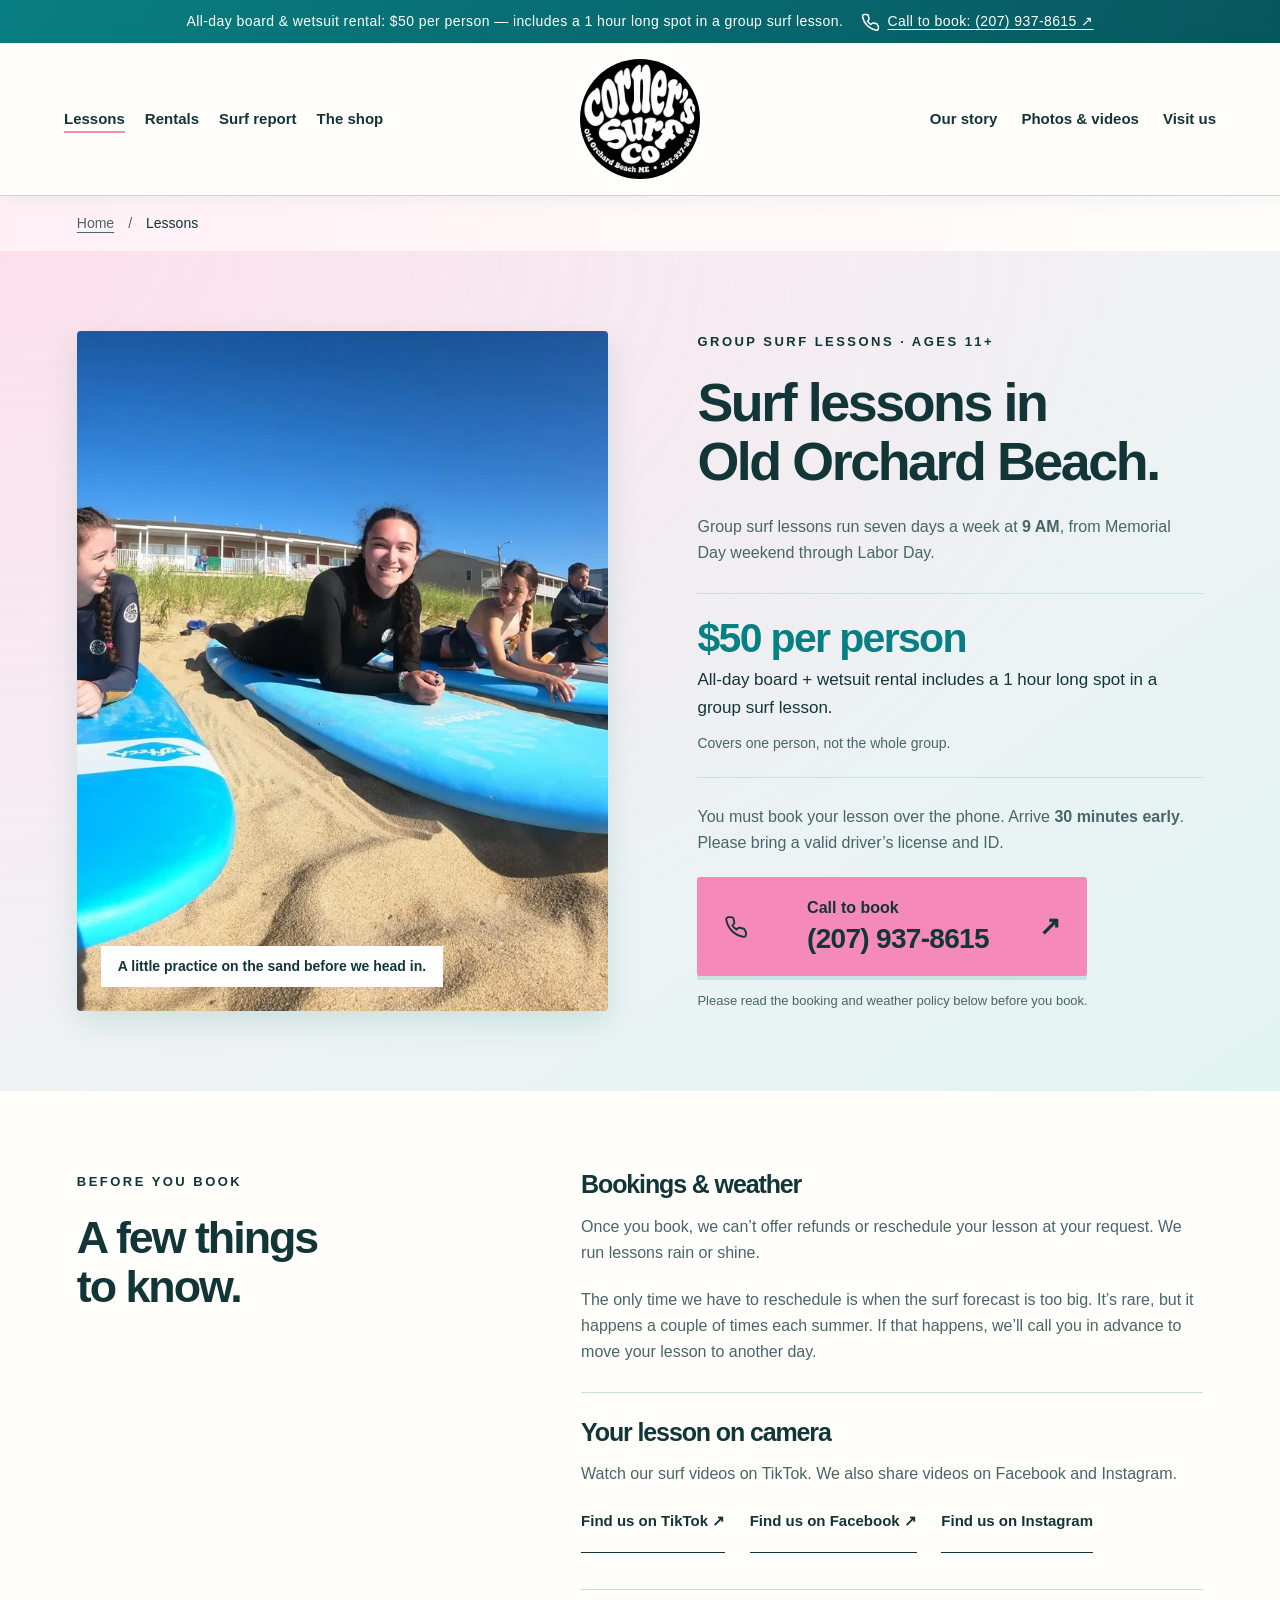
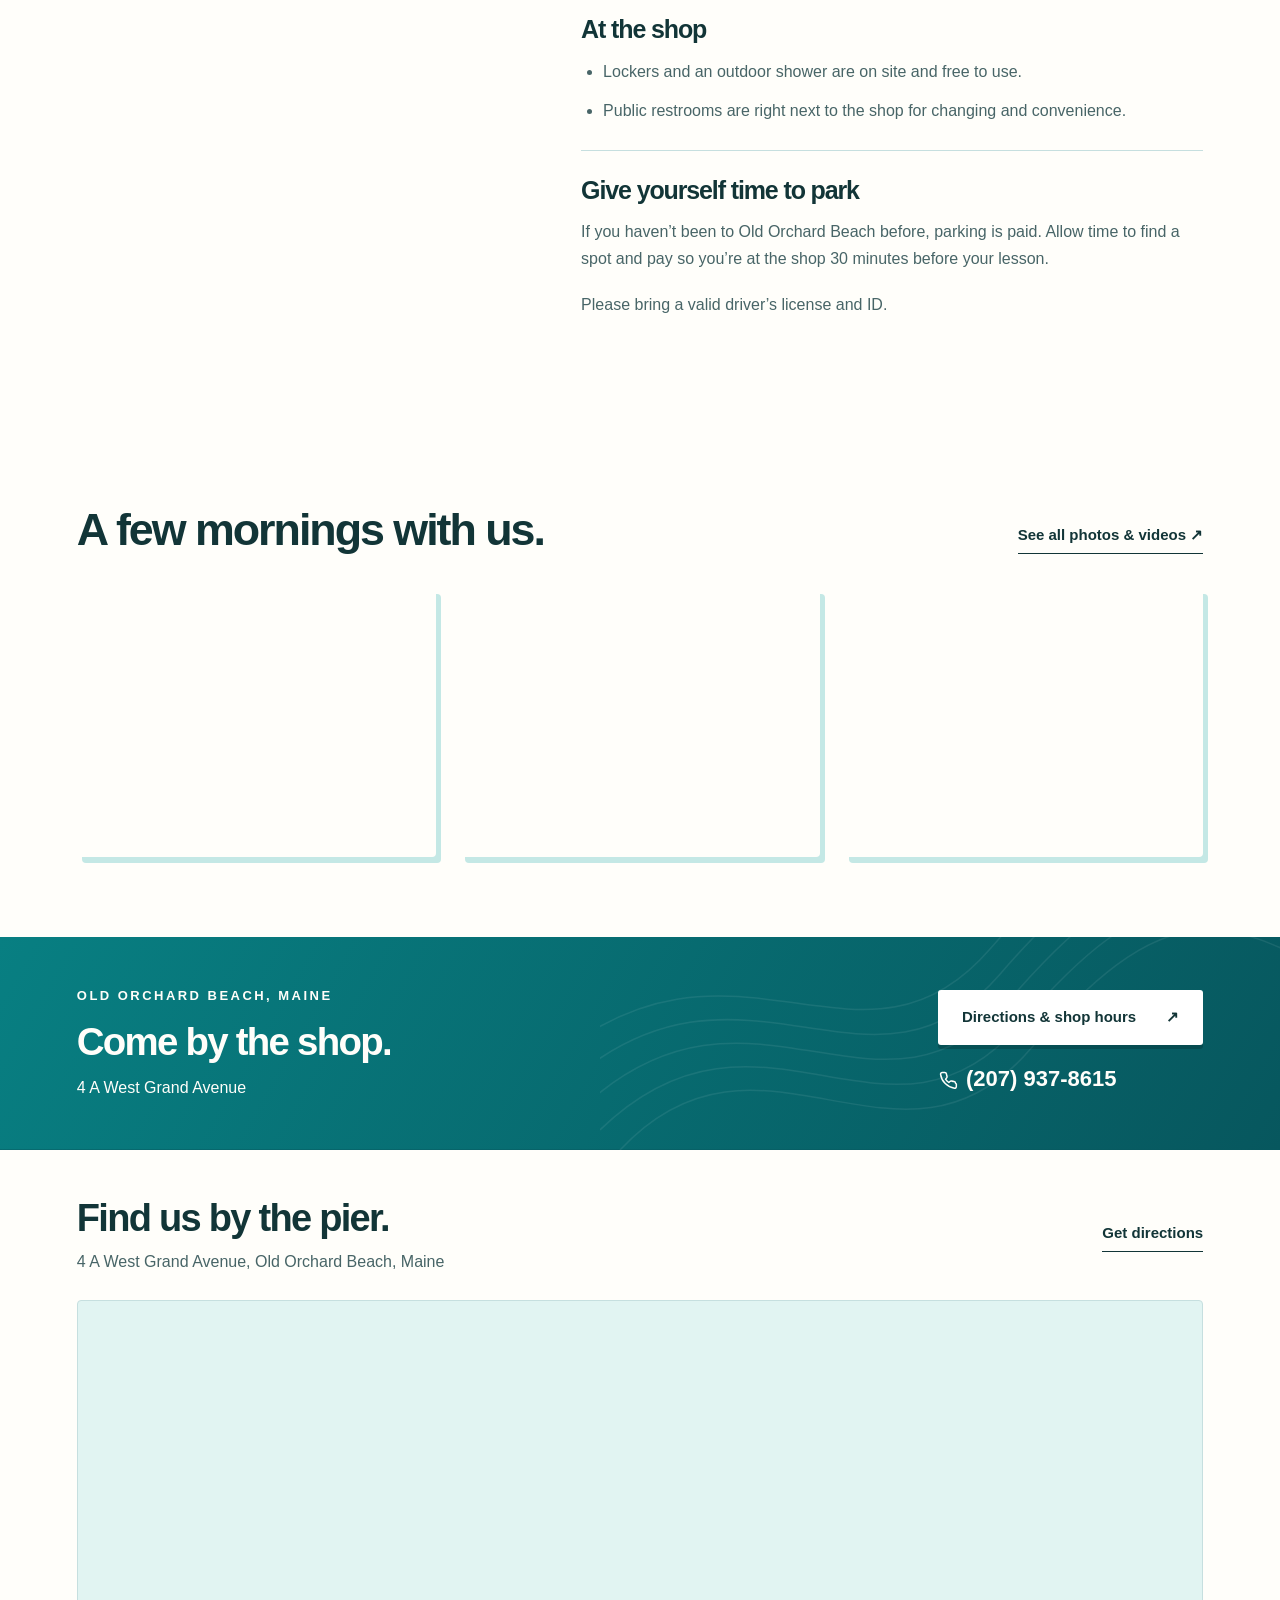
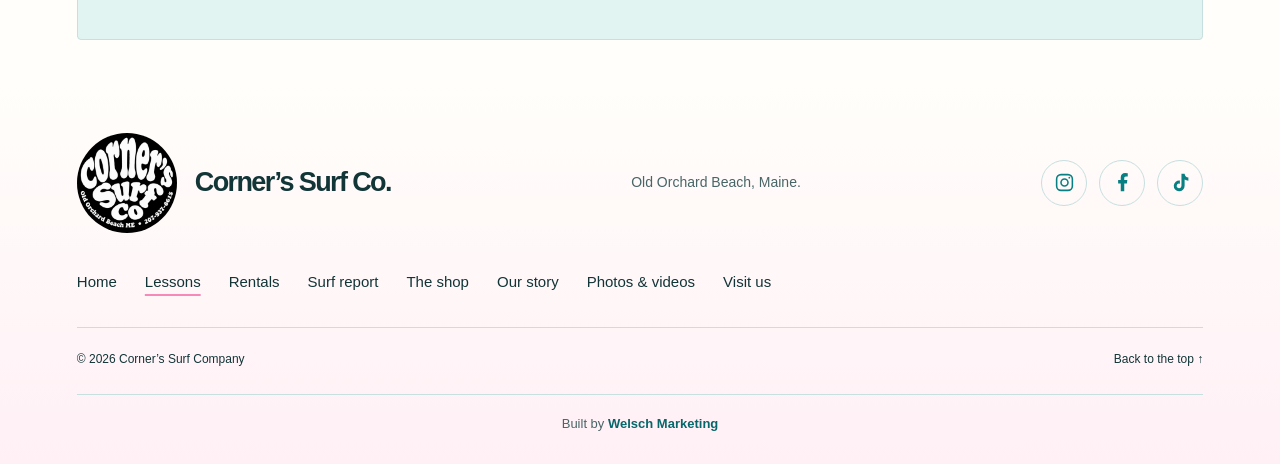
<file: lessons.html>
<!doctype html>
<html lang="en">
<head><meta charset="UTF-8"><meta http-equiv="Content-Security-Policy" content="default-src 'none'; script-src 'self' 'sha256-Gitd30cfe993e41BYMXbo7FDrzrEoBV3Ed5FYUhlXN4='; style-src 'self'; img-src 'self'; media-src 'self'; frame-src https://www.tiktok.com https://www.google.com; object-src 'none'; base-uri 'none'; form-action 'none'"><meta name="referrer" content="strict-origin-when-cross-origin"><meta name="viewport" content="width=device-width, initial-scale=1"><meta name="description" content="Join a 9 AM group surf lesson in Old Orchard Beach. An all-day board and wetsuit rental for $50 per person includes a 1 hour long spot in a group surf lesson. Ages 11+. Call (207) 937-8615 to book."><meta name="theme-color" content="#087f82"><title>Surf Lessons in Old Orchard Beach, Maine | Corner’s</title><link rel="icon" href="assets/corners-logo.webp"><link rel="stylesheet" href="styles.css?v=surf-report-6"><script src="script.js?v=clean-home-7" defer></script>
<link rel="canonical" href="https://cornerssurf.com/lessons.html">
<meta name="robots" content="index,follow,max-image-preview:large">
<meta property="og:type" content="website">
<meta property="og:locale" content="en_US">
<meta property="og:site_name" content="Corner’s Surf Co.">
<meta property="og:title" content="Surf Lessons in Old Orchard Beach, Maine | Corner’s">
<meta property="og:description" content="Join a 9 AM group surf lesson in Old Orchard Beach. An all-day board and wetsuit rental for $50 per person includes a 1 hour long spot in a group surf lesson. Ages 11+. Call (207) 937-8615 to book.">
<meta property="og:url" content="https://cornerssurf.com/lessons.html">
<meta property="og:image" content="https://cornerssurf.com/assets/photos/surf-8379.webp">
<meta property="og:image:alt" content="Surfing and the Corner’s Surf Co. shop in Old Orchard Beach, Maine">
<meta name="twitter:card" content="summary_large_image">
<script type="application/ld+json">{"@context":"https://schema.org","@graph":[{"@type":"WebSite","@id":"https://cornerssurf.com/#website","url":"https://cornerssurf.com/","name":"Corner’s Surf Co.","inLanguage":"en-US"},{"@type":"WebPage","@id":"https://cornerssurf.com/lessons.html#webpage","url":"https://cornerssurf.com/lessons.html","name":"Surf Lessons in Old Orchard Beach, Maine | Corner’s","description":"Join a 9 AM group surf lesson in Old Orchard Beach. An all-day board and wetsuit rental for $50 per person includes a 1 hour long spot in a group surf lesson. Ages 11+. Call (207) 937-8615 to book.","inLanguage":"en-US","isPartOf":{"@id":"https://cornerssurf.com/#website"},"about":{"@id":"https://cornerssurf.com/#business"},"breadcrumb":{"@id":"https://cornerssurf.com/lessons.html#breadcrumb"}},{"@type":"BreadcrumbList","@id":"https://cornerssurf.com/lessons.html#breadcrumb","itemListElement":[{"@type":"ListItem","position":1,"name":"Home","item":"https://cornerssurf.com/"},{"@type":"ListItem","position":2,"name":"Surf lessons","item":"https://cornerssurf.com/lessons.html"}]},{"@type":"Service","@id":"https://cornerssurf.com/lessons.html#service","name":"Group surf lessons in Old Orchard Beach","serviceType":"Surf lessons","url":"https://cornerssurf.com/lessons.html","provider":{"@id":"https://cornerssurf.com/#business"},"areaServed":{"@type":"City","name":"Old Orchard Beach, Maine"},"description":"9 AM group surf lessons for ages 11 and up, Memorial Day weekend through Labor Day. An all-day surfboard and wetsuit rental for $50 per person includes a 1 hour long spot in a group surf lesson. Book by phone."}]}</script>
</head>
<body id="top" class="inside-page lessons-page">
<a class="skip" href="#main">Skip to content</a>
<div class="announcement">All-day board &amp; wetsuit rental: $50 per person — includes a 1 hour long spot in a group surf lesson. <a href="tel:+12079378615"><svg class="phone-icon" viewBox="0 0 24 24" fill="none" stroke="currentColor" stroke-width="1.8" stroke-linecap="round" stroke-linejoin="round" aria-hidden="true" focusable="false"><path d="M22 16.9v3a2 2 0 0 1-2.2 2A19.8 19.8 0 0 1 3.1 5.2 2 2 0 0 1 5.1 3h3a2 2 0 0 1 2 1.7c.1 1 .4 2 .7 2.9a2 2 0 0 1-.5 2.1L9 11a16 16 0 0 0 4 4l1.3-1.3a2 2 0 0 1 2.1-.5c.9.3 1.9.6 2.9.7a2 2 0 0 1 1.7 2z"/></svg>Call to book: (207) 937-8615 <span aria-hidden="true"><span class="mobile-decoration" aria-hidden="true">↗</span></span></a></div>
<header class="header"><nav class="nav" aria-label="Main navigation"><div class="nav-side nav-left"><a href="lessons.html" aria-current="page">Lessons</a><a href="rentals.html">Rentals</a><a href="surf-report.html">Surf report</a><a href="shop.html">The shop</a></div><a class="logo" href="/" aria-label="Corner’s Surf Co. home"><img src="assets/corners-logo.webp" alt="Corner’s Surf Co." width="300" height="300"></a><div class="nav-side nav-right"><a href="about.html">Our story</a><a href="gallery.html">Photos & videos</a><a href="contact.html">Visit us</a></div><button class="menu-toggle" aria-label="Menu" aria-expanded="false" aria-controls="mobile-menu"><svg class="surfboard-menu-icon" viewBox="380 40 775 950" width="60" height="74" aria-hidden="true" focusable="false"><image href="assets/surfboard-nav.webp" width="1536" height="1024" /></svg></button></nav><nav id="mobile-menu" class="mobile-menu" aria-label="Mobile navigation" hidden><a href="/">Home</a><a href="lessons.html" aria-current="page">Lessons</a><a href="rentals.html">Rentals</a><a href="surf-report.html">Surf report</a><a href="shop.html">The shop</a><a href="about.html">Our story</a><a href="gallery.html">Photos & videos</a><a href="contact.html">Visit us</a><a href="tel:+12079378615"><svg class="phone-icon" viewBox="0 0 24 24" fill="none" stroke="currentColor" stroke-width="1.8" stroke-linecap="round" stroke-linejoin="round" aria-hidden="true" focusable="false"><path d="M22 16.9v3a2 2 0 0 1-2.2 2A19.8 19.8 0 0 1 3.1 5.2 2 2 0 0 1 5.1 3h3a2 2 0 0 1 2 1.7c.1 1 .4 2 .7 2.9a2 2 0 0 1-.5 2.1L9 11a16 16 0 0 0 4 4l1.3-1.3a2 2 0 0 1 2.1-.5c.9.3 1.9.6 2.9.7a2 2 0 0 1 1.7 2z"/></svg>Call (207) 937-8615</a></nav></header>
<main id="main">
<nav class="breadcrumbs" aria-label="Breadcrumb"><a href="/">Home</a><span aria-hidden="true">/</span><span aria-current="page">Lessons</span></nav>
<section class="lesson-layout section" id="lessons">
<div class="lesson-photo"><img src="assets/photos/surf-8393.webp" alt="A group smiling on blue boards during a beach lesson." width="1200" height="900" loading="lazy" decoding="async"><span class="photo-tag">A little practice on the sand before we head in.</span></div>
<div class="lesson-copy"><p class="eyebrow">Group surf lessons · Ages 11+</p><h1>Surf lessons in<br>Old Orchard Beach.</h1><p>Group surf lessons run seven days a week at <strong>9 AM</strong>, from Memorial Day weekend through Labor Day.</p>
<div class="lesson-offer"><strong>$50 per person</strong><span>All-day board + wetsuit rental includes a 1 hour long spot in a group surf lesson.</span><span class="lesson-price-note">Covers one person, not the whole group.</span></div>
<p>You must book your lesson over the phone. Arrive <strong>30 minutes early</strong>. Please bring a valid driver’s license and ID.</p>
<a class="button lesson-call" href="tel:+12079378615"><svg class="phone-icon" viewBox="0 0 24 24" fill="none" stroke="currentColor" stroke-width="1.8" stroke-linecap="round" stroke-linejoin="round" aria-hidden="true" focusable="false"><path d="M22 16.9v3a2 2 0 0 1-2.2 2A19.8 19.8 0 0 1 3.1 5.2 2 2 0 0 1 5.1 3h3a2 2 0 0 1 2 1.7c.1 1 .4 2 .7 2.9a2 2 0 0 1-.5 2.1L9 11a16 16 0 0 0 4 4l1.3-1.3a2 2 0 0 1 2.1-.5c.9.3 1.9.6 2.9.7a2 2 0 0 1 1.7 2z"/></svg><span class="lesson-call-copy"><span class="lesson-call-label">Call to book</span><strong>(207) 937-8615</strong></span><span aria-hidden="true"><span class="mobile-decoration" aria-hidden="true">↗</span></span></a>
<p class="small">Please read the booking and weather policy below before you book.</p></div></section>
<section class="lesson-details-section section" id="lesson-details" aria-labelledby="lesson-details-title">
<div><p class="eyebrow">Before you book</p><h2 id="lesson-details-title">A few things<br>to know.</h2></div>
<div class="lesson-notes">
<section aria-labelledby="booking-policy"><h3 id="booking-policy">Bookings &amp; weather</h3><p>Once you book, we can’t offer refunds or reschedule your lesson at your request. We run lessons rain or shine.</p><p>The only time we have to reschedule is when the surf forecast is too big. It’s rare, but it happens a couple of times each summer. If that happens, we’ll call you in advance to move your lesson to another day.</p></section>
<section aria-labelledby="lesson-footage"><h3 id="lesson-footage">Your lesson on camera</h3><p>Watch our surf videos on TikTok. We also share videos on Facebook and Instagram.</p><p><a class="text-link" href="https://www.tiktok.com/@cornerssurf.com" target="_blank" rel="noopener noreferrer">Find us on TikTok <span class="mobile-decoration" aria-hidden="true">↗</span></a> <a class="text-link" href="https://www.facebook.com/cornerssurfco/" target="_blank" rel="noopener noreferrer">Find us on Facebook <span class="mobile-decoration" aria-hidden="true">↗</span></a> <a class="text-link" href="https://www.instagram.com/cornerssurfco/" target="_blank" rel="noopener noreferrer">Find us on Instagram</a></p></section>
<section aria-labelledby="at-the-shop"><h3 id="at-the-shop">At the shop</h3><ul><li>Lockers and an outdoor shower are on site and free to use.</li><li>Public restrooms are right next to the shop for changing and convenience.</li></ul></section>
<section aria-labelledby="arrival-parking"><h3 id="arrival-parking">Give yourself time to park</h3><p>If you haven’t been to Old Orchard Beach before, parking is paid. Allow time to find a spot and pay so you’re at the shop 30 minutes before your lesson.</p><p>Please bring a valid driver’s license and ID.</p></section>
</div></section>
<section class="section page-album"><div class="section-heading"><h2>A few mornings with us.</h2><a class="text-link" href="gallery.html">See all photos &amp; videos <span class="mobile-decoration" aria-hidden="true">↗</span></a></div><div class="page-photo-row"><a href="gallery.html#gallery" aria-label="See more photos: Two surfers on blue boards with the pier behind them."><img src="assets/photos/surf-8377.webp" alt="Two surfers on blue boards with the pier behind them." loading="lazy" decoding="async" width="1600" height="1200"></a><a href="gallery.html#gallery" aria-label="See more photos: Five surfers lined up on their boards in the sunshine."><img src="assets/photos/surf-8390.webp" alt="Five surfers lined up on their boards in the sunshine." loading="lazy" decoding="async" width="1600" height="1200"></a><a href="gallery.html#gallery" aria-label="See more photos: Practicing pop-ups together on the sand."><img src="assets/photos/surf-8384.webp" alt="Practicing pop-ups together on the sand." loading="lazy" decoding="async" width="1600" height="1200"></a></div></section></main>
<aside class="visit-strip section" aria-label="Visit or call Corner’s"><div><p class="eyebrow">Old Orchard Beach, Maine</p><h2>Come by the shop.</h2><p>4 A West Grand Avenue</p></div><div class="visit-actions"><a class="button light" href="contact.html">Directions & shop hours <span aria-hidden="true"><span class="mobile-decoration" aria-hidden="true">↗</span></span></a><a class="visit-phone" href="tel:+12079378615"><svg class="phone-icon" viewBox="0 0 24 24" fill="none" stroke="currentColor" stroke-width="1.8" stroke-linecap="round" stroke-linejoin="round" aria-hidden="true" focusable="false"><path d="M22 16.9v3a2 2 0 0 1-2.2 2A19.8 19.8 0 0 1 3.1 5.2 2 2 0 0 1 5.1 3h3a2 2 0 0 1 2 1.7c.1 1 .4 2 .7 2.9a2 2 0 0 1-.5 2.1L9 11a16 16 0 0 0 4 4l1.3-1.3a2 2 0 0 1 2.1-.5c.9.3 1.9.6 2.9.7a2 2 0 0 1 1.7 2z"/></svg>(207) 937-8615</a></div></aside>
<section class="footer-map section" aria-labelledby="footer-map-title">
  <div class="footer-map-heading"><div><h2 id="footer-map-title">Find us by the pier.</h2><p>4 A West Grand Avenue, Old Orchard Beach, Maine</p></div><a class="text-link" href="https://www.google.com/maps?cid=18280339297402584955" target="_blank" rel="noopener noreferrer">Get directions</a></div>
  <div class="footer-map-frame"><iframe src="https://www.google.com/maps/embed?pb=!1m14!1m8!1m3!1d7277.615907468666!2d-70.38171740458635!3d43.51606251182126!3m2!1i1024!2i768!4f13.1!3m3!1m2!1s0x0%3A0xfdb0cfbcd34b7f7b!2sCorners%20Surf!5e0!3m2!1sen!2sus!4v1586554289759!5m2!1sen!2sus" title="Google Maps location of Corner’s Surf Company in Old Orchard Beach" width="600" height="320" loading="lazy" referrerpolicy="strict-origin-when-cross-origin" allowfullscreen></iframe></div>
</section>
<footer class="section"><div class="footer-top"><a href="/" class="footer-name footer-brand" aria-label="Corner’s Surf Co. home"><img src="assets/corners-logo.webp" alt="Corner’s Surf Co. — Old Orchard Beach, Maine" width="120" height="120" loading="lazy" decoding="async"><span>Corner’s Surf Co.</span></a><p>Old Orchard Beach, Maine.</p><div id="social-links" class="footer-socials" aria-label="Follow Corner’s Surf Co."><a href="https://www.instagram.com/cornerssurfco/" target="_blank" rel="noopener noreferrer" aria-label="Corner’s Surf Co. on Instagram" title="Instagram"><svg viewBox="0 0 24 24" fill="none" stroke="currentColor" stroke-width="1.8" aria-hidden="true"><rect x="3" y="3" width="18" height="18" rx="5"/><circle cx="12" cy="12" r="4"/><circle cx="17.5" cy="6.5" r="1" fill="currentColor" stroke="none"/></svg></a><a href="https://www.facebook.com/cornerssurfco/" target="_blank" rel="noopener noreferrer" aria-label="Corner’s Surf Co. on Facebook" title="Facebook"><svg viewBox="0 0 24 24" fill="currentColor" aria-hidden="true"><path d="M14 22v-9h3l.5-4H14V7c0-1.15.4-2 2-2h2V1.3A26 26 0 0 0 15 1c-3 0-5 1.8-5 5v3H7v4h3v9z"/></svg></a><a href="https://www.tiktok.com/@cornerssurf.com" target="_blank" rel="noopener noreferrer" aria-label="Corner’s Surf Co. on TikTok" title="TikTok"><svg viewBox="0 0 24 24" fill="currentColor" aria-hidden="true"><path d="M16.7 2c.3 2.6 1.8 4.2 4.3 4.4v3.5a9 9 0 0 1-4.3-1.3v7.2a6.2 6.2 0 1 1-5.4-6.1v3.6a2.7 2.7 0 1 0 1.8 2.5V2z"/></svg></a></div></div><nav class="footer-nav" aria-label="Footer navigation"><a href="/">Home</a><a href="lessons.html" aria-current="page">Lessons</a><a href="rentals.html">Rentals</a><a href="surf-report.html">Surf report</a><a href="shop.html">The shop</a><a href="about.html">Our story</a><a href="gallery.html">Photos & videos</a><a href="contact.html">Visit us</a></nav><div class="footer-bottom"><span>© 2026 Corner’s Surf Company</span><a href="#top">Back to the top <span class="mobile-decoration" aria-hidden="true">↑</span></a></div><p class="built-by">Built by <a href="https://welschmarketing.com/" target="_blank" rel="noopener noreferrer"><strong>Welsch Marketing</strong></a></p></footer>

</body></html>
</file>
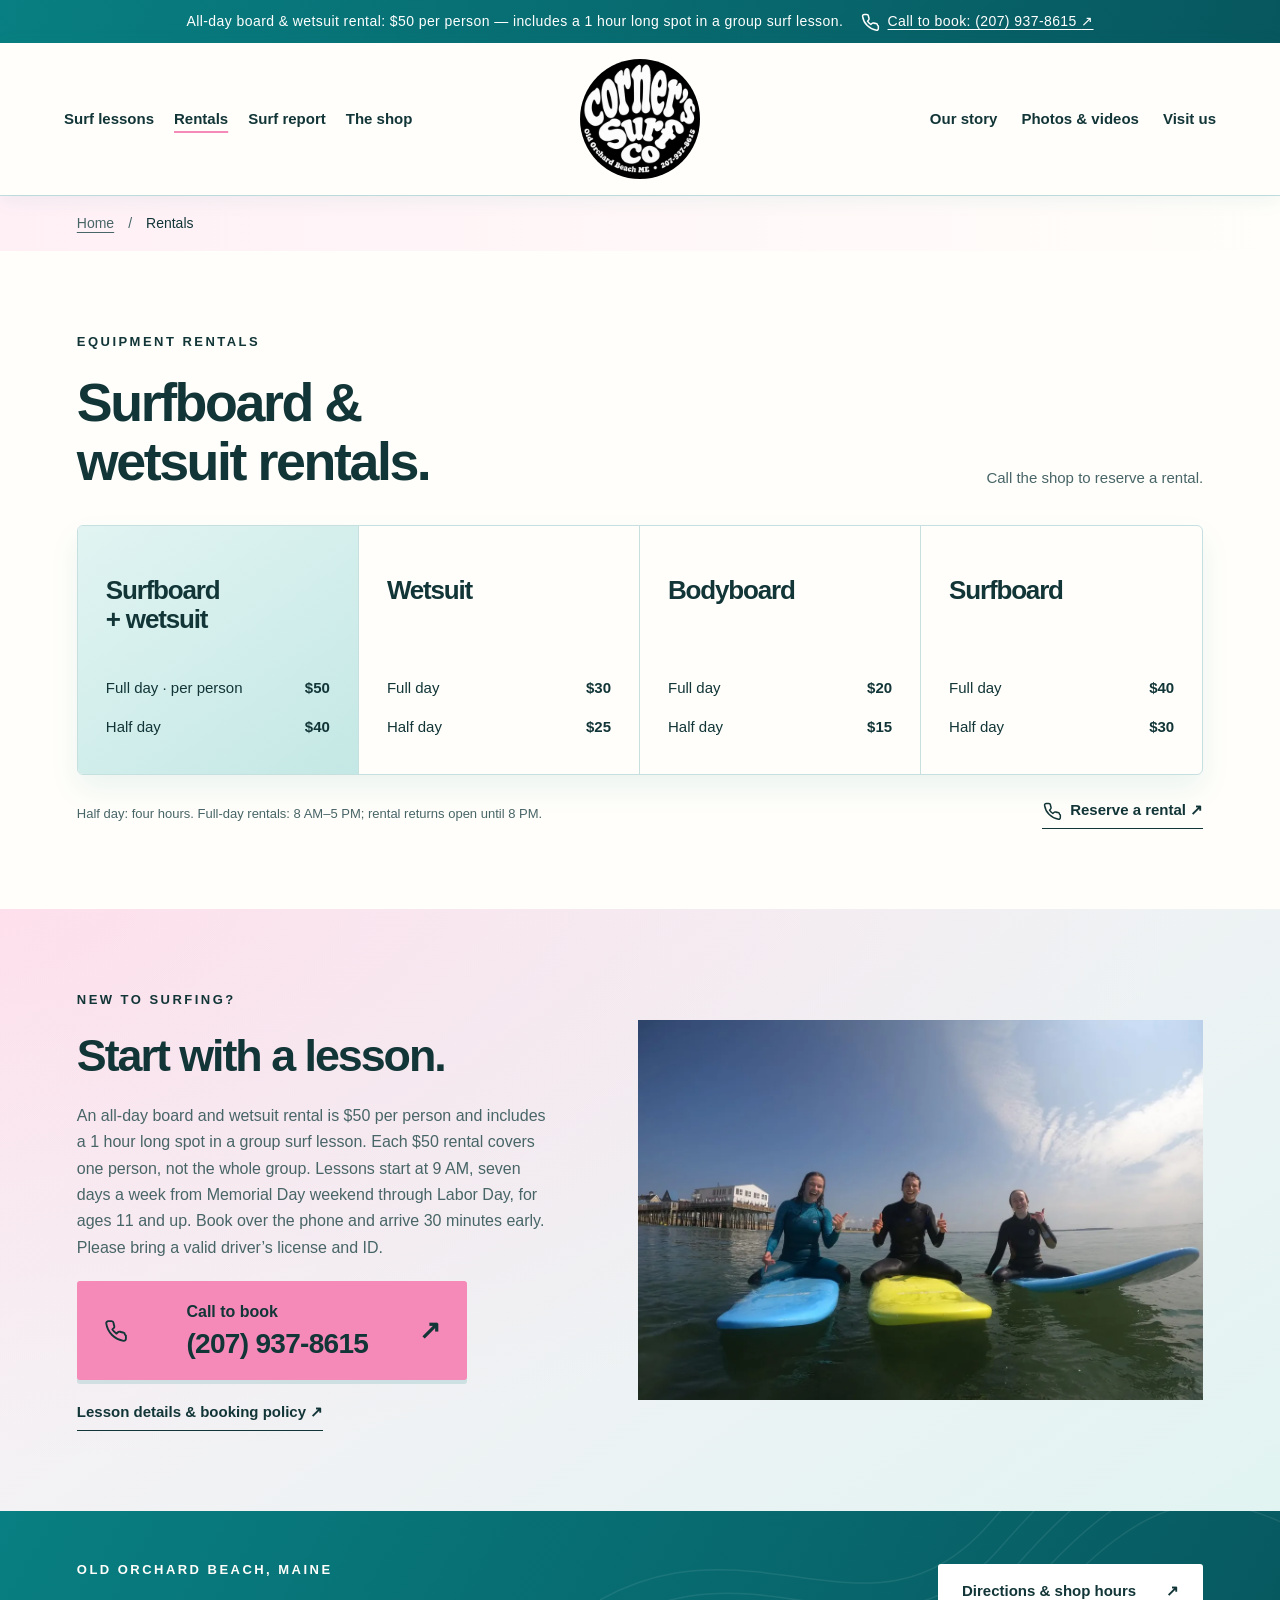
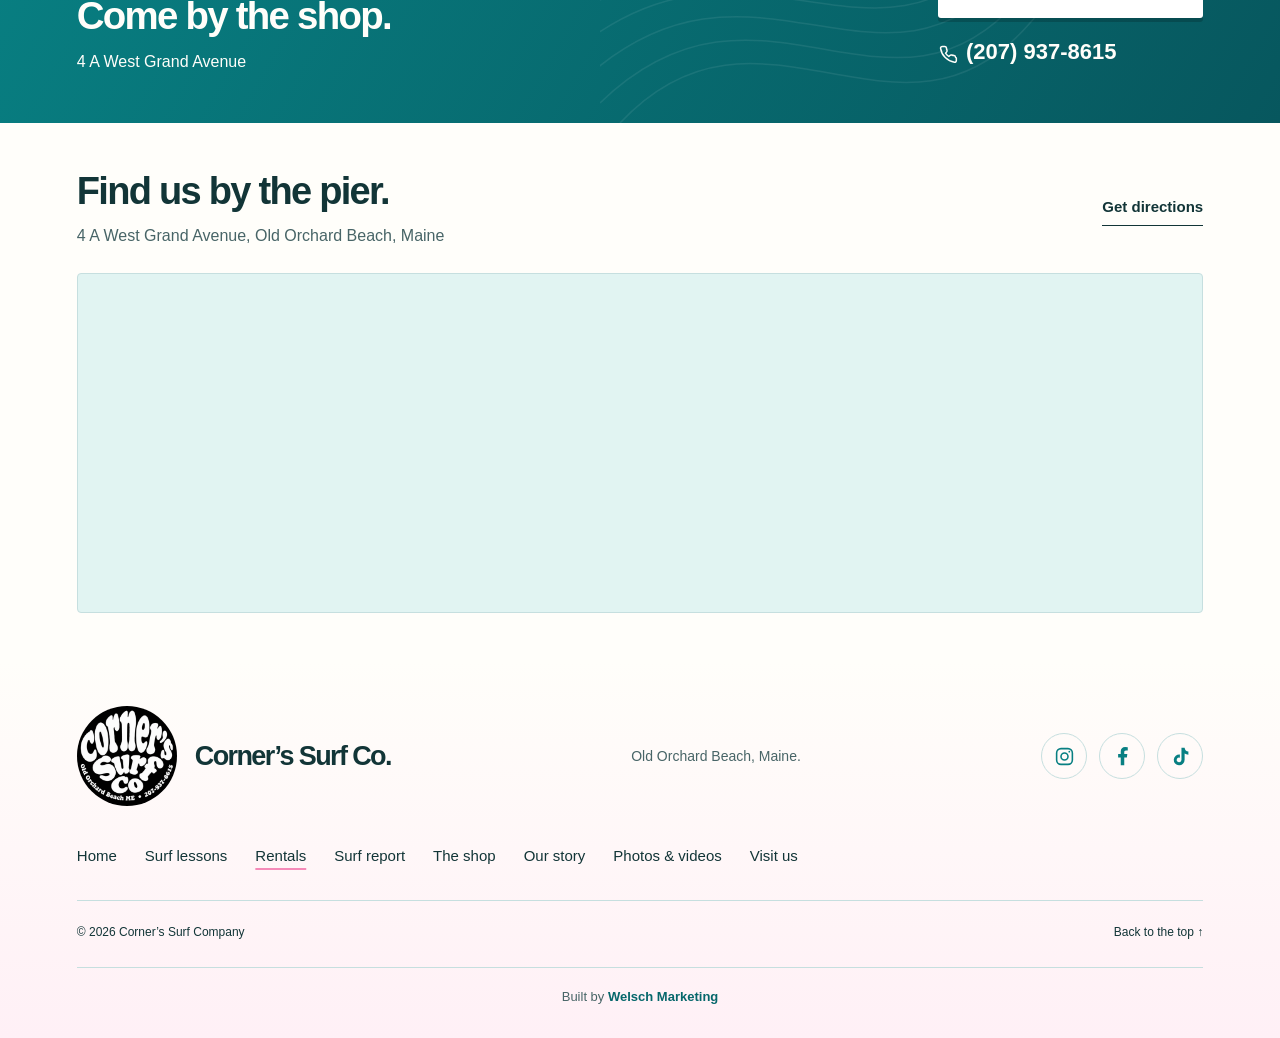
<file: rentals.html>
<!doctype html>
<html lang="en">
<head><meta charset="UTF-8"><meta http-equiv="Content-Security-Policy" content="default-src 'none'; script-src 'self' 'sha256-gdwfxvdcS8yaOLP3LEWn/LrkMYeGMM3IXXh6bfw1cdU='; style-src 'self'; img-src 'self'; media-src 'self'; frame-src https://www.tiktok.com https://www.google.com; object-src 'none'; base-uri 'none'; form-action 'none'"><meta name="referrer" content="strict-origin-when-cross-origin"><meta name="viewport" content="width=device-width, initial-scale=1"><meta name="description" content="Rent surfboards, wetsuits and bodyboards in Old Orchard Beach, Maine. See half-day and full-day rates and call Corner’s Surf Co. to reserve your gear."><meta name="theme-color" content="#087f82"><title>Surfboard &amp; Wetsuit Rentals in Old Orchard Beach | Corner’s</title><link rel="icon" href="assets/corners-logo.webp"><link rel="stylesheet" href="styles.css?v=surf-report-6"><script src="script.js?v=clean-home-7" defer></script>
<link rel="canonical" href="https://cornerssurf.com/rentals.html">
<meta name="robots" content="index,follow,max-image-preview:large">
<meta property="og:type" content="website">
<meta property="og:locale" content="en_US">
<meta property="og:site_name" content="Corner’s Surf Co.">
<meta property="og:title" content="Surfboard &amp; Wetsuit Rentals in Old Orchard Beach | Corner’s">
<meta property="og:description" content="Rent surfboards, wetsuits and bodyboards in Old Orchard Beach, Maine. See half-day and full-day rates and call Corner’s Surf Co. to reserve your gear.">
<meta property="og:url" content="https://cornerssurf.com/rentals.html">
<meta property="og:image" content="https://cornerssurf.com/assets/image-04.webp">
<meta property="og:image:alt" content="Surfing and the Corner’s Surf Co. shop in Old Orchard Beach, Maine">
<meta name="twitter:card" content="summary_large_image">
<script type="application/ld+json">{"@context":"https://schema.org","@graph":[{"@type":"WebSite","@id":"https://cornerssurf.com/#website","url":"https://cornerssurf.com/","name":"Corner’s Surf Co.","inLanguage":"en-US"},{"@type":"WebPage","@id":"https://cornerssurf.com/rentals.html#webpage","url":"https://cornerssurf.com/rentals.html","name":"Surfboard & Wetsuit Rentals in Old Orchard Beach | Corner’s","description":"Rent surfboards, wetsuits and bodyboards in Old Orchard Beach, Maine. See half-day and full-day rates and call Corner’s Surf Co. to reserve your gear.","inLanguage":"en-US","isPartOf":{"@id":"https://cornerssurf.com/#website"},"about":{"@id":"https://cornerssurf.com/#business"},"breadcrumb":{"@id":"https://cornerssurf.com/rentals.html#breadcrumb"}},{"@type":"BreadcrumbList","@id":"https://cornerssurf.com/rentals.html#breadcrumb","itemListElement":[{"@type":"ListItem","position":1,"name":"Home","item":"https://cornerssurf.com/"},{"@type":"ListItem","position":2,"name":"Equipment rentals","item":"https://cornerssurf.com/rentals.html"}]}]}</script>
</head>
<body id="top" class="inside-page rentals-page">
<a class="skip" href="#main">Skip to content</a>
<div class="announcement">All-day board &amp; wetsuit rental: $50 per person — includes a 1 hour long spot in a group surf lesson. <a href="tel:+12079378615"><svg class="phone-icon" viewBox="0 0 24 24" fill="none" stroke="currentColor" stroke-width="1.8" stroke-linecap="round" stroke-linejoin="round" aria-hidden="true" focusable="false"><path d="M22 16.9v3a2 2 0 0 1-2.2 2A19.8 19.8 0 0 1 3.1 5.2 2 2 0 0 1 5.1 3h3a2 2 0 0 1 2 1.7c.1 1 .4 2 .7 2.9a2 2 0 0 1-.5 2.1L9 11a16 16 0 0 0 4 4l1.3-1.3a2 2 0 0 1 2.1-.5c.9.3 1.9.6 2.9.7a2 2 0 0 1 1.7 2z"/></svg>Call to book: (207) 937-8615 <span aria-hidden="true"><span class="mobile-decoration" aria-hidden="true">↗</span></span></a></div>
<header class="header"><nav class="nav" aria-label="Main navigation"><div class="nav-side nav-left"><a href="lessons.html">Surf lessons</a><a href="rentals.html" aria-current="page">Rentals</a><a href="surf-report.html">Surf report</a><a href="shop.html">The shop</a></div><a class="logo" href="/" aria-label="Corner’s Surf Co. home"><img src="assets/corners-logo.webp" alt="Corner’s Surf Co." width="300" height="300"></a><div class="nav-side nav-right"><a href="about.html">Our story</a><a href="gallery.html">Photos & videos</a><a href="contact.html">Visit us</a></div><button class="menu-toggle" aria-label="Menu" aria-expanded="false" aria-controls="mobile-menu"><svg class="surfboard-menu-icon" viewBox="380 40 775 950" width="60" height="74" aria-hidden="true" focusable="false"><image href="assets/surfboard-nav.webp" width="1536" height="1024" /></svg></button></nav><nav id="mobile-menu" class="mobile-menu" aria-label="Mobile navigation" hidden><a href="/">Home</a><a href="lessons.html">Surf lessons</a><a href="rentals.html" aria-current="page">Rentals</a><a href="surf-report.html">Surf report</a><a href="shop.html">The shop</a><a href="about.html">Our story</a><a href="gallery.html">Photos & videos</a><a href="contact.html">Visit us</a><a href="tel:+12079378615"><svg class="phone-icon" viewBox="0 0 24 24" fill="none" stroke="currentColor" stroke-width="1.8" stroke-linecap="round" stroke-linejoin="round" aria-hidden="true" focusable="false"><path d="M22 16.9v3a2 2 0 0 1-2.2 2A19.8 19.8 0 0 1 3.1 5.2 2 2 0 0 1 5.1 3h3a2 2 0 0 1 2 1.7c.1 1 .4 2 .7 2.9a2 2 0 0 1-.5 2.1L9 11a16 16 0 0 0 4 4l1.3-1.3a2 2 0 0 1 2.1-.5c.9.3 1.9.6 2.9.7a2 2 0 0 1 1.7 2z"/></svg>Call (207) 937-8615</a></nav></header>
<main id="main">
<nav class="breadcrumbs" aria-label="Breadcrumb"><a href="/">Home</a><span aria-hidden="true">/</span><span aria-current="page">Rentals</span></nav>
<section class="rentals section" id="rentals"><div class="section-heading"><div><p class="eyebrow">Equipment rentals</p><h1>Surfboard &amp;<br>wetsuit rentals.</h1></div><p>Call the shop to reserve a rental.</p></div><div class="rental-grid"><article><h3>Surfboard<br>+ wetsuit</h3><dl><div><dt>Full day · per person</dt><dd>$50</dd></div><div><dt>Half day</dt><dd>$40</dd></div></dl></article><article><h3>Wetsuit</h3><dl><div><dt>Full day</dt><dd>$30</dd></div><div><dt>Half day</dt><dd>$25</dd></div></dl></article><article><h3>Bodyboard</h3><dl><div><dt>Full day</dt><dd>$20</dd></div><div><dt>Half day</dt><dd>$15</dd></div></dl></article><article><h3>Surfboard</h3><dl><div><dt>Full day</dt><dd>$40</dd></div><div><dt>Half day</dt><dd>$30</dd></div></dl></article></div><div class="rental-bottom"><p>Half day: four hours. Full-day rentals: 8 AM–5 PM; rental returns open until 8 PM.</p><a class="text-link" href="tel:+12079378615"><svg class="phone-icon" viewBox="0 0 24 24" fill="none" stroke="currentColor" stroke-width="1.8" stroke-linecap="round" stroke-linejoin="round" aria-hidden="true" focusable="false"><path d="M22 16.9v3a2 2 0 0 1-2.2 2A19.8 19.8 0 0 1 3.1 5.2 2 2 0 0 1 5.1 3h3a2 2 0 0 1 2 1.7c.1 1 .4 2 .7 2.9a2 2 0 0 1-.5 2.1L9 11a16 16 0 0 0 4 4l1.3-1.3a2 2 0 0 1 2.1-.5c.9.3 1.9.6 2.9.7a2 2 0 0 1 1.7 2z"/></svg>Reserve a rental <span class="mobile-decoration" aria-hidden="true">↗</span></a></div></section>
<section class="rental-note section"><div><p class="eyebrow">New to surfing?</p><h2>Start with a lesson.</h2><p>An all-day board and wetsuit rental is $50 per person and includes a 1 hour long spot in a group surf lesson. Each $50 rental covers one person, not the whole group. Lessons start at 9 AM, seven days a week from Memorial Day weekend through Labor Day, for ages 11 and up. Book over the phone and arrive 30 minutes early. Please bring a valid driver’s license and ID.</p><a class="button lesson-call" href="tel:+12079378615"><svg class="phone-icon" viewBox="0 0 24 24" fill="none" stroke="currentColor" stroke-width="1.8" stroke-linecap="round" stroke-linejoin="round" aria-hidden="true" focusable="false"><path d="M22 16.9v3a2 2 0 0 1-2.2 2A19.8 19.8 0 0 1 3.1 5.2 2 2 0 0 1 5.1 3h3a2 2 0 0 1 2 1.7c.1 1 .4 2 .7 2.9a2 2 0 0 1-.5 2.1L9 11a16 16 0 0 0 4 4l1.3-1.3a2 2 0 0 1 2.1-.5c.9.3 1.9.6 2.9.7a2 2 0 0 1 1.7 2z"/></svg><span class="lesson-call-copy"><span class="lesson-call-label">Call to book</span><strong>(207) 937-8615</strong></span><span aria-hidden="true"><span class="mobile-decoration" aria-hidden="true">↗</span></span></a><a class="lesson-details text-link" href="lessons.html">Lesson details &amp; booking policy <span class="mobile-decoration" aria-hidden="true">↗</span></a></div><img src="assets/photos/surf-8383.webp" alt="Three surfers on blue and yellow boards beside the pier." width="1200" height="900" loading="lazy" decoding="async"></section>
</main>
<aside class="visit-strip section" aria-label="Visit or call Corner’s"><div><p class="eyebrow">Old Orchard Beach, Maine</p><h2>Come by the shop.</h2><p>4 A West Grand Avenue</p></div><div class="visit-actions"><a class="button light" href="contact.html">Directions & shop hours <span aria-hidden="true"><span class="mobile-decoration" aria-hidden="true">↗</span></span></a><a class="visit-phone" href="tel:+12079378615"><svg class="phone-icon" viewBox="0 0 24 24" fill="none" stroke="currentColor" stroke-width="1.8" stroke-linecap="round" stroke-linejoin="round" aria-hidden="true" focusable="false"><path d="M22 16.9v3a2 2 0 0 1-2.2 2A19.8 19.8 0 0 1 3.1 5.2 2 2 0 0 1 5.1 3h3a2 2 0 0 1 2 1.7c.1 1 .4 2 .7 2.9a2 2 0 0 1-.5 2.1L9 11a16 16 0 0 0 4 4l1.3-1.3a2 2 0 0 1 2.1-.5c.9.3 1.9.6 2.9.7a2 2 0 0 1 1.7 2z"/></svg>(207) 937-8615</a></div></aside>
<section class="footer-map section" aria-labelledby="footer-map-title">
  <div class="footer-map-heading"><div><h2 id="footer-map-title">Find us by the pier.</h2><p>4 A West Grand Avenue, Old Orchard Beach, Maine</p></div><a class="text-link" href="https://www.google.com/maps?cid=18280339297402584955" target="_blank" rel="noopener noreferrer">Get directions</a></div>
  <div class="footer-map-frame"><iframe src="https://www.google.com/maps/embed?pb=!1m14!1m8!1m3!1d7277.615907468666!2d-70.38171740458635!3d43.51606251182126!3m2!1i1024!2i768!4f13.1!3m3!1m2!1s0x0%3A0xfdb0cfbcd34b7f7b!2sCorners%20Surf!5e0!3m2!1sen!2sus!4v1586554289759!5m2!1sen!2sus" title="Google Maps location of Corner’s Surf Company in Old Orchard Beach" width="600" height="320" loading="lazy" referrerpolicy="strict-origin-when-cross-origin" allowfullscreen></iframe></div>
</section>
<footer class="section"><div class="footer-top"><a href="/" class="footer-name footer-brand" aria-label="Corner’s Surf Co. home"><img src="assets/corners-logo.webp" alt="Corner’s Surf Co. — Old Orchard Beach, Maine" width="120" height="120" loading="lazy" decoding="async"><span>Corner’s Surf Co.</span></a><p>Old Orchard Beach, Maine.</p><div id="social-links" class="footer-socials" aria-label="Follow Corner’s Surf Co."><a href="https://www.instagram.com/cornerssurfco/" target="_blank" rel="noopener noreferrer" aria-label="Corner’s Surf Co. on Instagram" title="Instagram"><svg viewBox="0 0 24 24" fill="none" stroke="currentColor" stroke-width="1.8" aria-hidden="true"><rect x="3" y="3" width="18" height="18" rx="5"/><circle cx="12" cy="12" r="4"/><circle cx="17.5" cy="6.5" r="1" fill="currentColor" stroke="none"/></svg></a><a href="https://www.facebook.com/cornerssurfco/" target="_blank" rel="noopener noreferrer" aria-label="Corner’s Surf Co. on Facebook" title="Facebook"><svg viewBox="0 0 24 24" fill="currentColor" aria-hidden="true"><path d="M14 22v-9h3l.5-4H14V7c0-1.15.4-2 2-2h2V1.3A26 26 0 0 0 15 1c-3 0-5 1.8-5 5v3H7v4h3v9z"/></svg></a><a href="https://www.tiktok.com/@cornerssurf.com" target="_blank" rel="noopener noreferrer" aria-label="Corner’s Surf Co. on TikTok" title="TikTok"><svg viewBox="0 0 24 24" fill="currentColor" aria-hidden="true"><path d="M16.7 2c.3 2.6 1.8 4.2 4.3 4.4v3.5a9 9 0 0 1-4.3-1.3v7.2a6.2 6.2 0 1 1-5.4-6.1v3.6a2.7 2.7 0 1 0 1.8 2.5V2z"/></svg></a></div></div><nav class="footer-nav" aria-label="Footer navigation"><a href="/">Home</a><a href="lessons.html">Surf lessons</a><a href="rentals.html" aria-current="page">Rentals</a><a href="surf-report.html">Surf report</a><a href="shop.html">The shop</a><a href="about.html">Our story</a><a href="gallery.html">Photos & videos</a><a href="contact.html">Visit us</a></nav><div class="footer-bottom"><span>© 2026 Corner’s Surf Company</span><a href="#top">Back to the top <span class="mobile-decoration" aria-hidden="true">↑</span></a></div><p class="built-by">Built by <a href="https://welschmarketing.com/" target="_blank" rel="noopener noreferrer"><strong>Welsch Marketing</strong></a></p></footer>

</body></html>
</file>
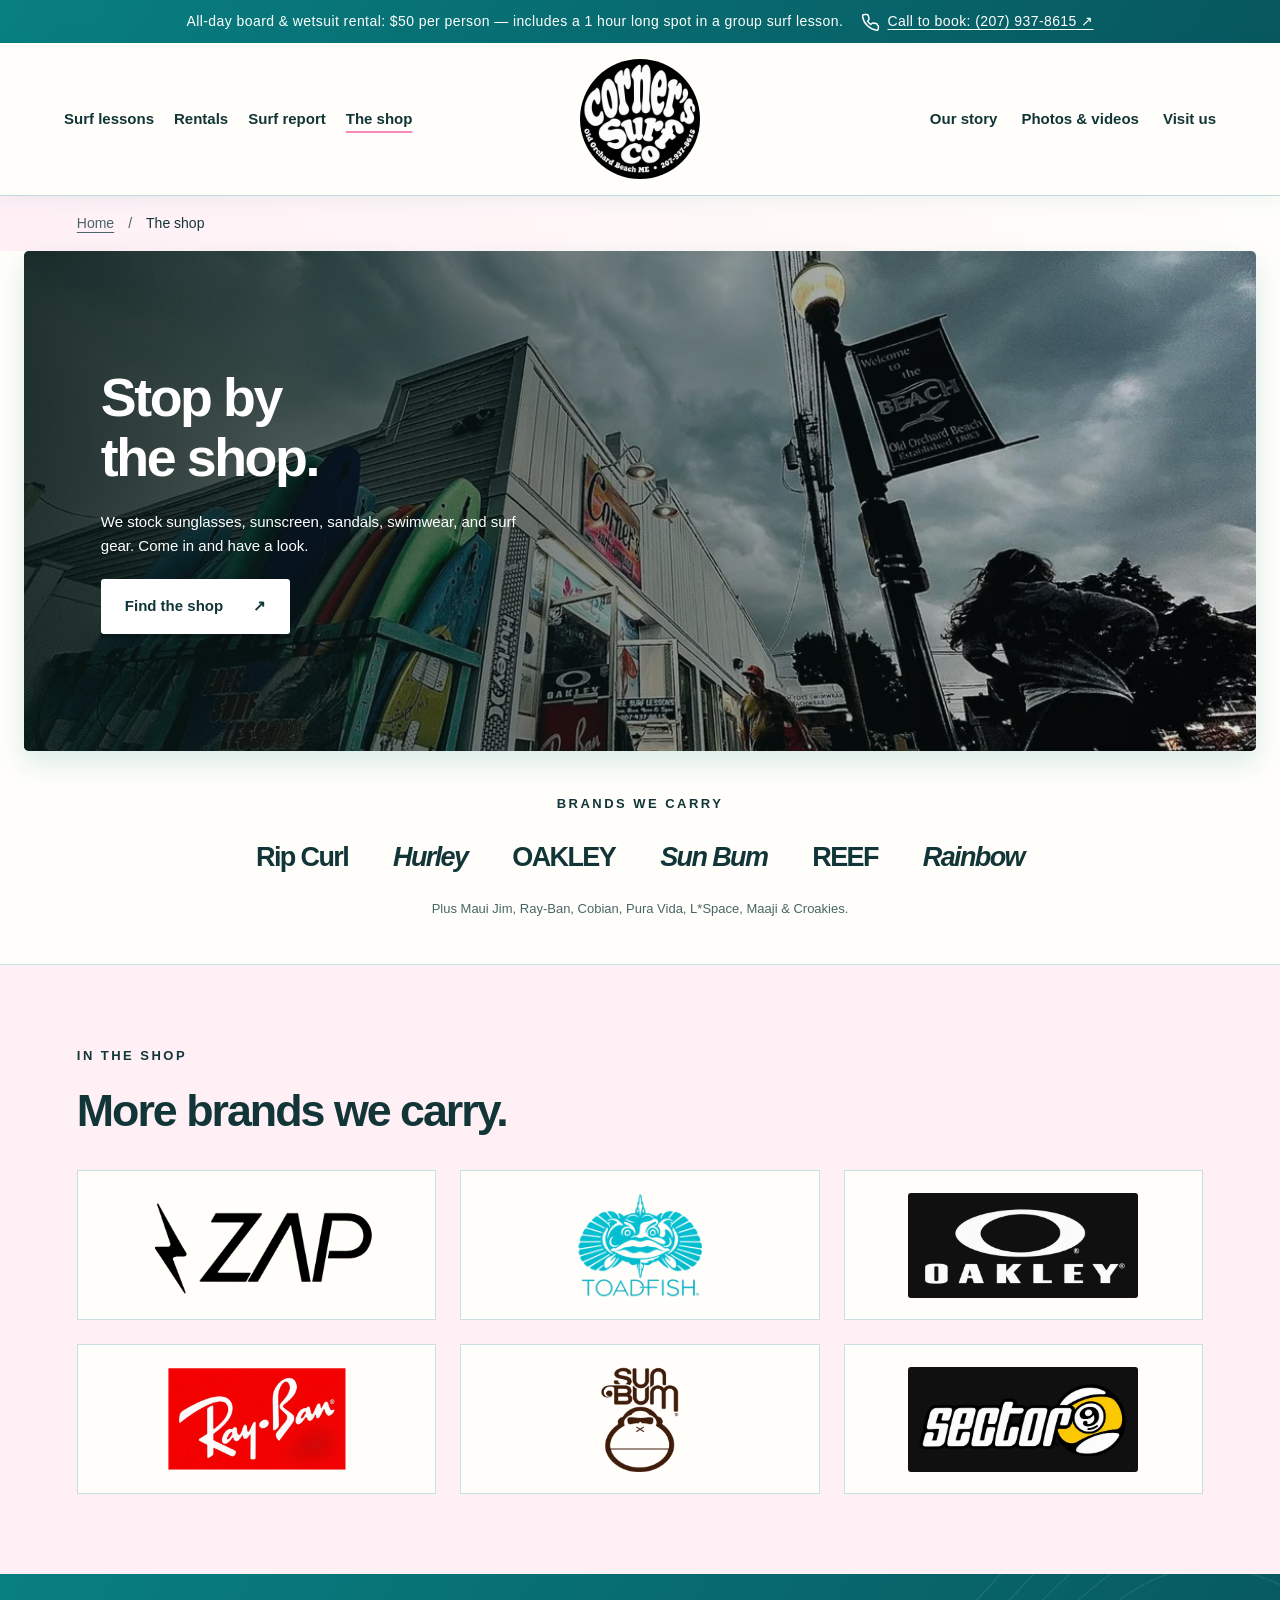
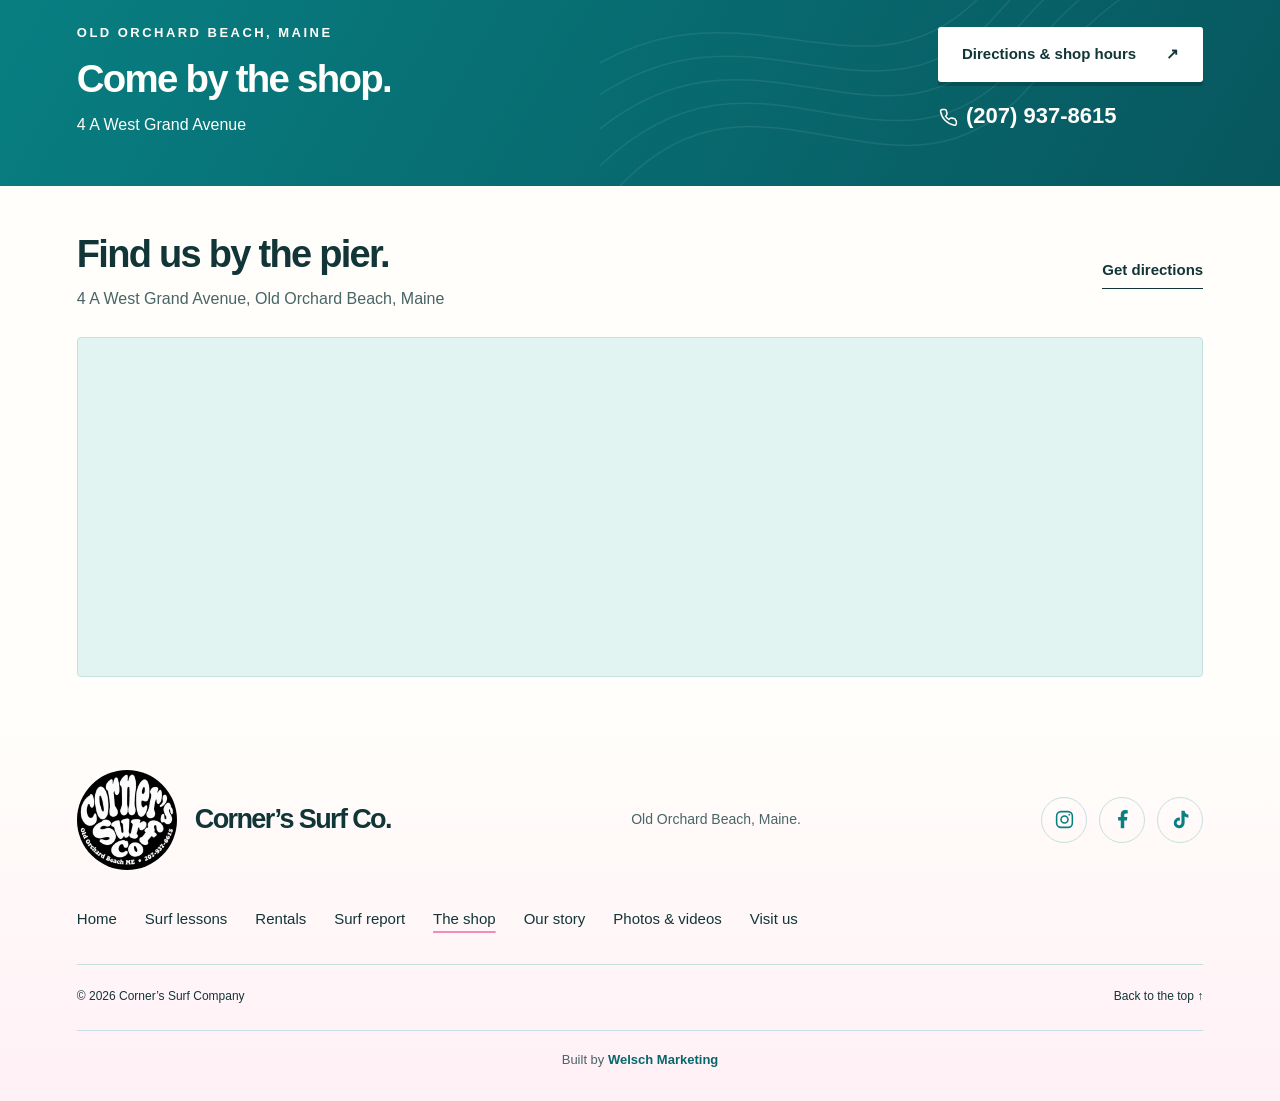
<file: shop.html>
<!doctype html>
<html lang="en">
<head><meta charset="UTF-8"><meta http-equiv="Content-Security-Policy" content="default-src 'none'; script-src 'self' 'sha256-lMl+5DhBSSXG82b86EVzzSubhg4OrWCp7X809NY7rbw='; style-src 'self'; img-src 'self'; media-src 'self'; frame-src https://www.tiktok.com https://www.google.com; object-src 'none'; base-uri 'none'; form-action 'none'"><meta name="referrer" content="strict-origin-when-cross-origin"><meta name="viewport" content="width=device-width, initial-scale=1"><meta name="description" content="Visit Corner’s Surf Co. by the pier in Old Orchard Beach for surf gear, swimwear, sunglasses and beach essentials. Find us at 4 A West Grand Avenue."><meta name="theme-color" content="#087f82"><title>Old Orchard Beach Surf Shop &amp; Beach Gear | Corner’s</title><link rel="icon" href="assets/corners-logo.webp"><link rel="stylesheet" href="styles.css?v=surf-report-6"><script src="script.js?v=clean-home-7" defer></script>
<link rel="canonical" href="https://cornerssurf.com/shop.html">
<meta name="robots" content="index,follow,max-image-preview:large">
<meta property="og:type" content="website">
<meta property="og:locale" content="en_US">
<meta property="og:site_name" content="Corner’s Surf Co.">
<meta property="og:title" content="Old Orchard Beach Surf Shop &amp; Beach Gear | Corner’s">
<meta property="og:description" content="Visit Corner’s Surf Co. by the pier in Old Orchard Beach for surf gear, swimwear, sunglasses and beach essentials. Find us at 4 A West Grand Avenue.">
<meta property="og:url" content="https://cornerssurf.com/shop.html">
<meta property="og:image" content="https://cornerssurf.com/assets/photos/surf-8374.webp">
<meta property="og:image:alt" content="Surfing and the Corner’s Surf Co. shop in Old Orchard Beach, Maine">
<meta name="twitter:card" content="summary_large_image">
<script type="application/ld+json">{"@context":"https://schema.org","@graph":[{"@type":"WebSite","@id":"https://cornerssurf.com/#website","url":"https://cornerssurf.com/","name":"Corner’s Surf Co.","inLanguage":"en-US"},{"@type":"WebPage","@id":"https://cornerssurf.com/shop.html#webpage","url":"https://cornerssurf.com/shop.html","name":"Old Orchard Beach Surf Shop & Beach Gear | Corner’s","description":"Visit Corner’s Surf Co. by the pier in Old Orchard Beach for surf gear, swimwear, sunglasses and beach essentials. Find us at 4 A West Grand Avenue.","inLanguage":"en-US","isPartOf":{"@id":"https://cornerssurf.com/#website"},"about":{"@id":"https://cornerssurf.com/#business"},"breadcrumb":{"@id":"https://cornerssurf.com/shop.html#breadcrumb"}},{"@type":"BreadcrumbList","@id":"https://cornerssurf.com/shop.html#breadcrumb","itemListElement":[{"@type":"ListItem","position":1,"name":"Home","item":"https://cornerssurf.com/"},{"@type":"ListItem","position":2,"name":"The surf shop","item":"https://cornerssurf.com/shop.html"}]}]}</script>
</head>
<body id="top" class="inside-page shop-page">
<a class="skip" href="#main">Skip to content</a>
<div class="announcement">All-day board &amp; wetsuit rental: $50 per person — includes a 1 hour long spot in a group surf lesson. <a href="tel:+12079378615"><svg class="phone-icon" viewBox="0 0 24 24" fill="none" stroke="currentColor" stroke-width="1.8" stroke-linecap="round" stroke-linejoin="round" aria-hidden="true" focusable="false"><path d="M22 16.9v3a2 2 0 0 1-2.2 2A19.8 19.8 0 0 1 3.1 5.2 2 2 0 0 1 5.1 3h3a2 2 0 0 1 2 1.7c.1 1 .4 2 .7 2.9a2 2 0 0 1-.5 2.1L9 11a16 16 0 0 0 4 4l1.3-1.3a2 2 0 0 1 2.1-.5c.9.3 1.9.6 2.9.7a2 2 0 0 1 1.7 2z"/></svg>Call to book: (207) 937-8615 <span aria-hidden="true"><span class="mobile-decoration" aria-hidden="true">↗</span></span></a></div>
<header class="header"><nav class="nav" aria-label="Main navigation"><div class="nav-side nav-left"><a href="lessons.html">Surf lessons</a><a href="rentals.html">Rentals</a><a href="surf-report.html">Surf report</a><a href="shop.html" aria-current="page">The shop</a></div><a class="logo" href="/" aria-label="Corner’s Surf Co. home"><img src="assets/corners-logo.webp" alt="Corner’s Surf Co." width="300" height="300"></a><div class="nav-side nav-right"><a href="about.html">Our story</a><a href="gallery.html">Photos & videos</a><a href="contact.html">Visit us</a></div><button class="menu-toggle" aria-label="Menu" aria-expanded="false" aria-controls="mobile-menu"><svg class="surfboard-menu-icon" viewBox="380 40 775 950" width="60" height="74" aria-hidden="true" focusable="false"><image href="assets/surfboard-nav.webp" width="1536" height="1024" /></svg></button></nav><nav id="mobile-menu" class="mobile-menu" aria-label="Mobile navigation" hidden><a href="/">Home</a><a href="lessons.html">Surf lessons</a><a href="rentals.html">Rentals</a><a href="surf-report.html">Surf report</a><a href="shop.html" aria-current="page">The shop</a><a href="about.html">Our story</a><a href="gallery.html">Photos & videos</a><a href="contact.html">Visit us</a><a href="tel:+12079378615"><svg class="phone-icon" viewBox="0 0 24 24" fill="none" stroke="currentColor" stroke-width="1.8" stroke-linecap="round" stroke-linejoin="round" aria-hidden="true" focusable="false"><path d="M22 16.9v3a2 2 0 0 1-2.2 2A19.8 19.8 0 0 1 3.1 5.2 2 2 0 0 1 5.1 3h3a2 2 0 0 1 2 1.7c.1 1 .4 2 .7 2.9a2 2 0 0 1-.5 2.1L9 11a16 16 0 0 0 4 4l1.3-1.3a2 2 0 0 1 2.1-.5c.9.3 1.9.6 2.9.7a2 2 0 0 1 1.7 2z"/></svg>Call (207) 937-8615</a></nav></header>
<main id="main">
<nav class="breadcrumbs" aria-label="Breadcrumb"><a href="/">Home</a><span aria-hidden="true">/</span><span aria-current="page">The shop</span></nav>
<section class="shop-panel photo-panel" id="shop"><img class="cover" src="assets/photos/surf-8374.webp" alt="Boards outside the Corner’s Surf Co. shop on West Grand Avenue." width="1200" height="900" fetchpriority="high"><div class="shop-copy"><h1>Stop by<br>the shop.</h1><p>We stock sunglasses, sunscreen, sandals, swimwear, and surf gear. Come in and have a look.</p><a class="button light" href="contact.html">Find the shop <span class="mobile-decoration" aria-hidden="true">↗</span></a></div></section>
<div class="brands section"><p class="eyebrow">Brands we carry</p><p>Rip Curl <span>Hurley</span> OAKLEY <span>Sun Bum</span> REEF <span>Rainbow</span></p><small>Plus Maui Jim, Ray-Ban, Cobian, Pura Vida, L*Space, Maaji & Croakies.</small></div>
<section class="shop-brand-section section" aria-labelledby="shop-brands-title"><p class="eyebrow">In the shop</p><h2 id="shop-brands-title">More brands we carry.</h2><p class="brand-swipe-hint">Swipe to explore our brands</p><ul class="shop-brand-grid" role="list" tabindex="0" aria-label="Shop brands — swipe or use arrow keys to browse"><li class="brand-item"><svg class="brand-logo" viewBox="0 0 4169 1736" role="img" aria-label="Zap" width="150" height="60"><image href="assets/brands/zap.webp" width="4169" height="1736" /></svg></li><li class="brand-item"><svg class="brand-logo" viewBox="65 185 1120 920" role="img" aria-label="Toadfish" width="150" height="60"><image href="assets/brands/toadfish.webp" width="1254" height="1254" /></svg></li><li class="brand-item"><svg class="brand-logo brand-logo--dark" viewBox="0 370 1230 550" role="img" aria-label="Oakley" width="150" height="60"><image href="assets/brands/oakley.webp" width="1254" height="1254" /></svg></li><li class="brand-item"><svg class="brand-logo" viewBox="70 290 1115 650" role="img" aria-label="Ray-Ban" width="150" height="60"><image href="assets/brands/ray-ban.webp" width="1254" height="1254" /></svg></li><li class="brand-item"><svg class="brand-logo" viewBox="145 25 920 1220" role="img" aria-label="Sun Bum" width="150" height="60"><image href="assets/brands/sun-bum.webp" width="1254" height="1254" /></svg></li><li class="brand-item"><svg class="brand-logo brand-logo--dark" viewBox="0 0 2172 724" role="img" aria-label="Sector 9" width="150" height="60"><image href="assets/brands/sector-9.webp" width="2172" height="724" /></svg></li></ul></section></main>
<aside class="visit-strip section" aria-label="Visit or call Corner’s"><div><p class="eyebrow">Old Orchard Beach, Maine</p><h2>Come by the shop.</h2><p>4 A West Grand Avenue</p></div><div class="visit-actions"><a class="button light" href="contact.html">Directions & shop hours <span aria-hidden="true"><span class="mobile-decoration" aria-hidden="true">↗</span></span></a><a class="visit-phone" href="tel:+12079378615"><svg class="phone-icon" viewBox="0 0 24 24" fill="none" stroke="currentColor" stroke-width="1.8" stroke-linecap="round" stroke-linejoin="round" aria-hidden="true" focusable="false"><path d="M22 16.9v3a2 2 0 0 1-2.2 2A19.8 19.8 0 0 1 3.1 5.2 2 2 0 0 1 5.1 3h3a2 2 0 0 1 2 1.7c.1 1 .4 2 .7 2.9a2 2 0 0 1-.5 2.1L9 11a16 16 0 0 0 4 4l1.3-1.3a2 2 0 0 1 2.1-.5c.9.3 1.9.6 2.9.7a2 2 0 0 1 1.7 2z"/></svg>(207) 937-8615</a></div></aside>
<section class="footer-map section" aria-labelledby="footer-map-title">
  <div class="footer-map-heading"><div><h2 id="footer-map-title">Find us by the pier.</h2><p>4 A West Grand Avenue, Old Orchard Beach, Maine</p></div><a class="text-link" href="https://www.google.com/maps?cid=18280339297402584955" target="_blank" rel="noopener noreferrer">Get directions</a></div>
  <div class="footer-map-frame"><iframe src="https://www.google.com/maps/embed?pb=!1m14!1m8!1m3!1d7277.615907468666!2d-70.38171740458635!3d43.51606251182126!3m2!1i1024!2i768!4f13.1!3m3!1m2!1s0x0%3A0xfdb0cfbcd34b7f7b!2sCorners%20Surf!5e0!3m2!1sen!2sus!4v1586554289759!5m2!1sen!2sus" title="Google Maps location of Corner’s Surf Company in Old Orchard Beach" width="600" height="320" loading="lazy" referrerpolicy="strict-origin-when-cross-origin" allowfullscreen></iframe></div>
</section>
<footer class="section"><div class="footer-top"><a href="/" class="footer-name footer-brand" aria-label="Corner’s Surf Co. home"><img src="assets/corners-logo.webp" alt="Corner’s Surf Co. — Old Orchard Beach, Maine" width="120" height="120" loading="lazy" decoding="async"><span>Corner’s Surf Co.</span></a><p>Old Orchard Beach, Maine.</p><div id="social-links" class="footer-socials" aria-label="Follow Corner’s Surf Co."><a href="https://www.instagram.com/cornerssurfco/" target="_blank" rel="noopener noreferrer" aria-label="Corner’s Surf Co. on Instagram" title="Instagram"><svg viewBox="0 0 24 24" fill="none" stroke="currentColor" stroke-width="1.8" aria-hidden="true"><rect x="3" y="3" width="18" height="18" rx="5"/><circle cx="12" cy="12" r="4"/><circle cx="17.5" cy="6.5" r="1" fill="currentColor" stroke="none"/></svg></a><a href="https://www.facebook.com/cornerssurfco/" target="_blank" rel="noopener noreferrer" aria-label="Corner’s Surf Co. on Facebook" title="Facebook"><svg viewBox="0 0 24 24" fill="currentColor" aria-hidden="true"><path d="M14 22v-9h3l.5-4H14V7c0-1.15.4-2 2-2h2V1.3A26 26 0 0 0 15 1c-3 0-5 1.8-5 5v3H7v4h3v9z"/></svg></a><a href="https://www.tiktok.com/@cornerssurf.com" target="_blank" rel="noopener noreferrer" aria-label="Corner’s Surf Co. on TikTok" title="TikTok"><svg viewBox="0 0 24 24" fill="currentColor" aria-hidden="true"><path d="M16.7 2c.3 2.6 1.8 4.2 4.3 4.4v3.5a9 9 0 0 1-4.3-1.3v7.2a6.2 6.2 0 1 1-5.4-6.1v3.6a2.7 2.7 0 1 0 1.8 2.5V2z"/></svg></a></div></div><nav class="footer-nav" aria-label="Footer navigation"><a href="/">Home</a><a href="lessons.html">Surf lessons</a><a href="rentals.html">Rentals</a><a href="surf-report.html">Surf report</a><a href="shop.html" aria-current="page">The shop</a><a href="about.html">Our story</a><a href="gallery.html">Photos & videos</a><a href="contact.html">Visit us</a></nav><div class="footer-bottom"><span>© 2026 Corner’s Surf Company</span><a href="#top">Back to the top <span class="mobile-decoration" aria-hidden="true">↑</span></a></div><p class="built-by">Built by <a href="https://welschmarketing.com/" target="_blank" rel="noopener noreferrer"><strong>Welsch Marketing</strong></a></p></footer>

</body></html>
</file>
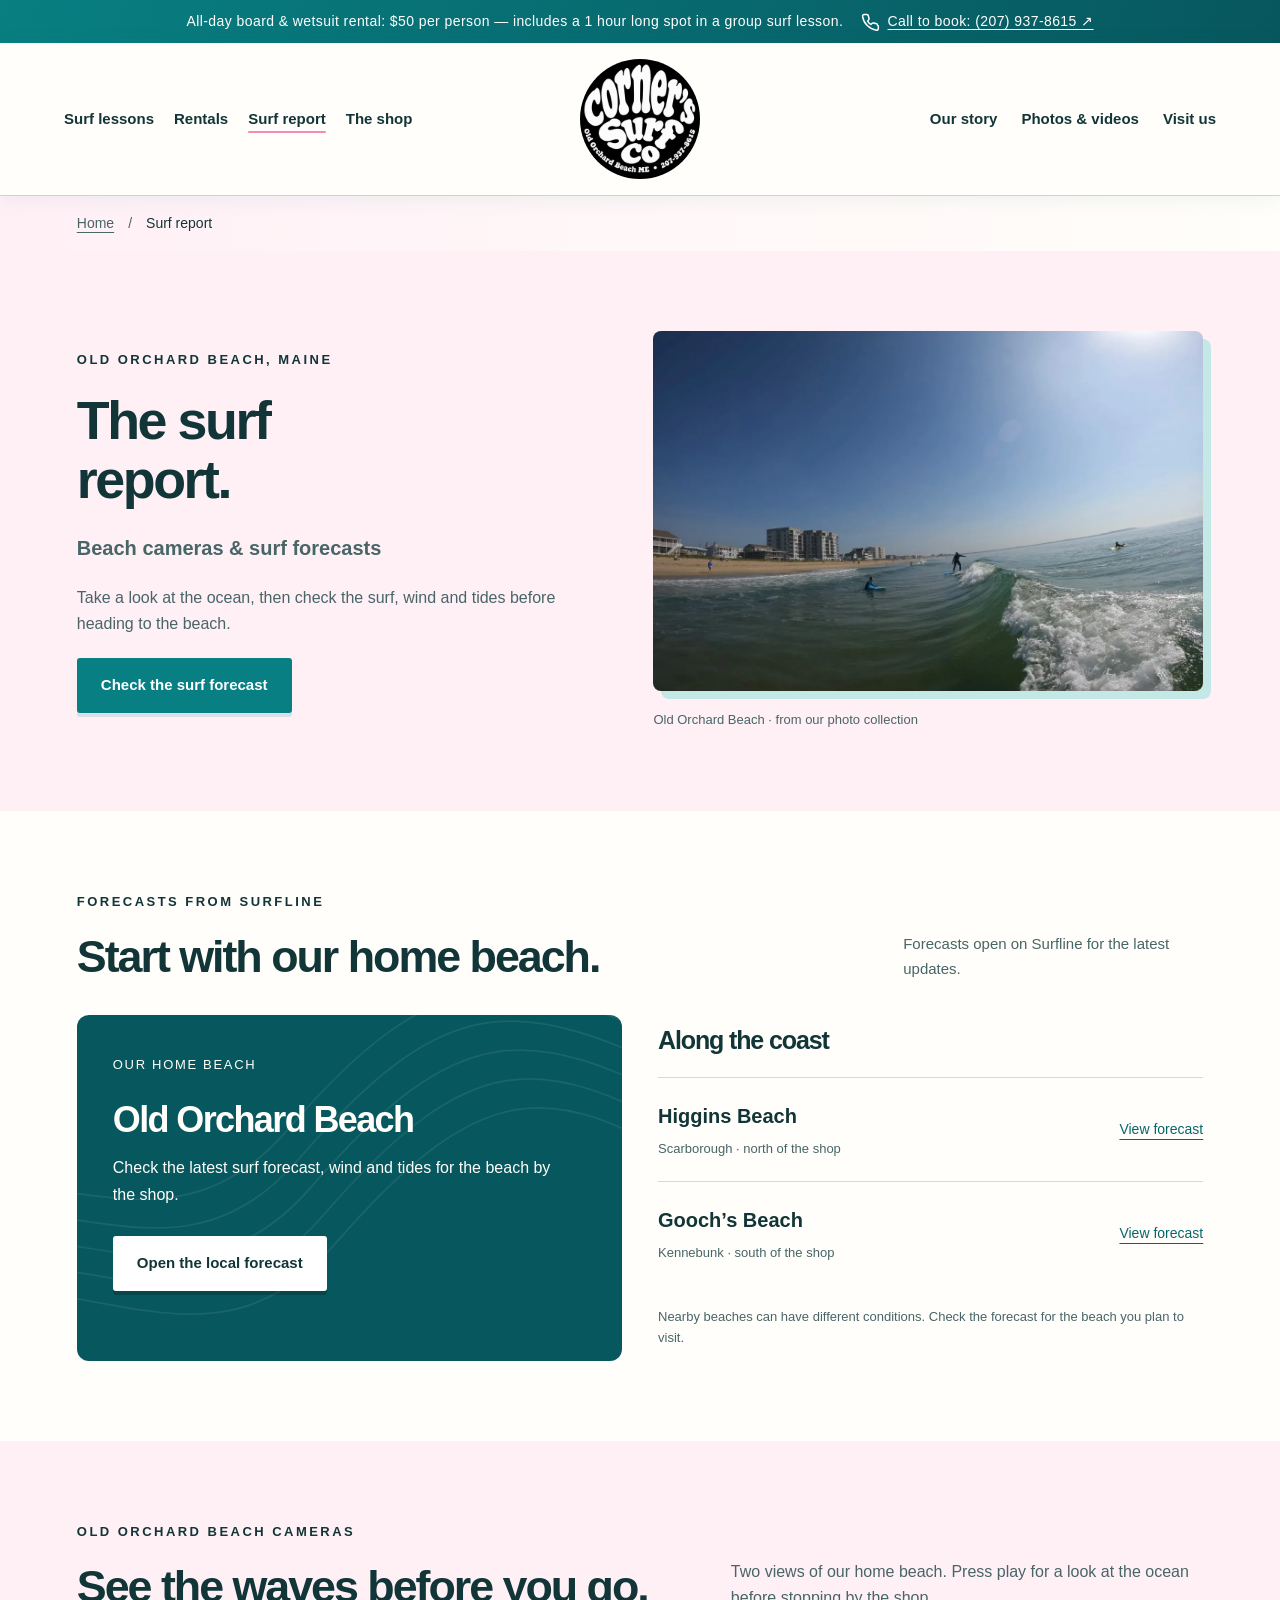
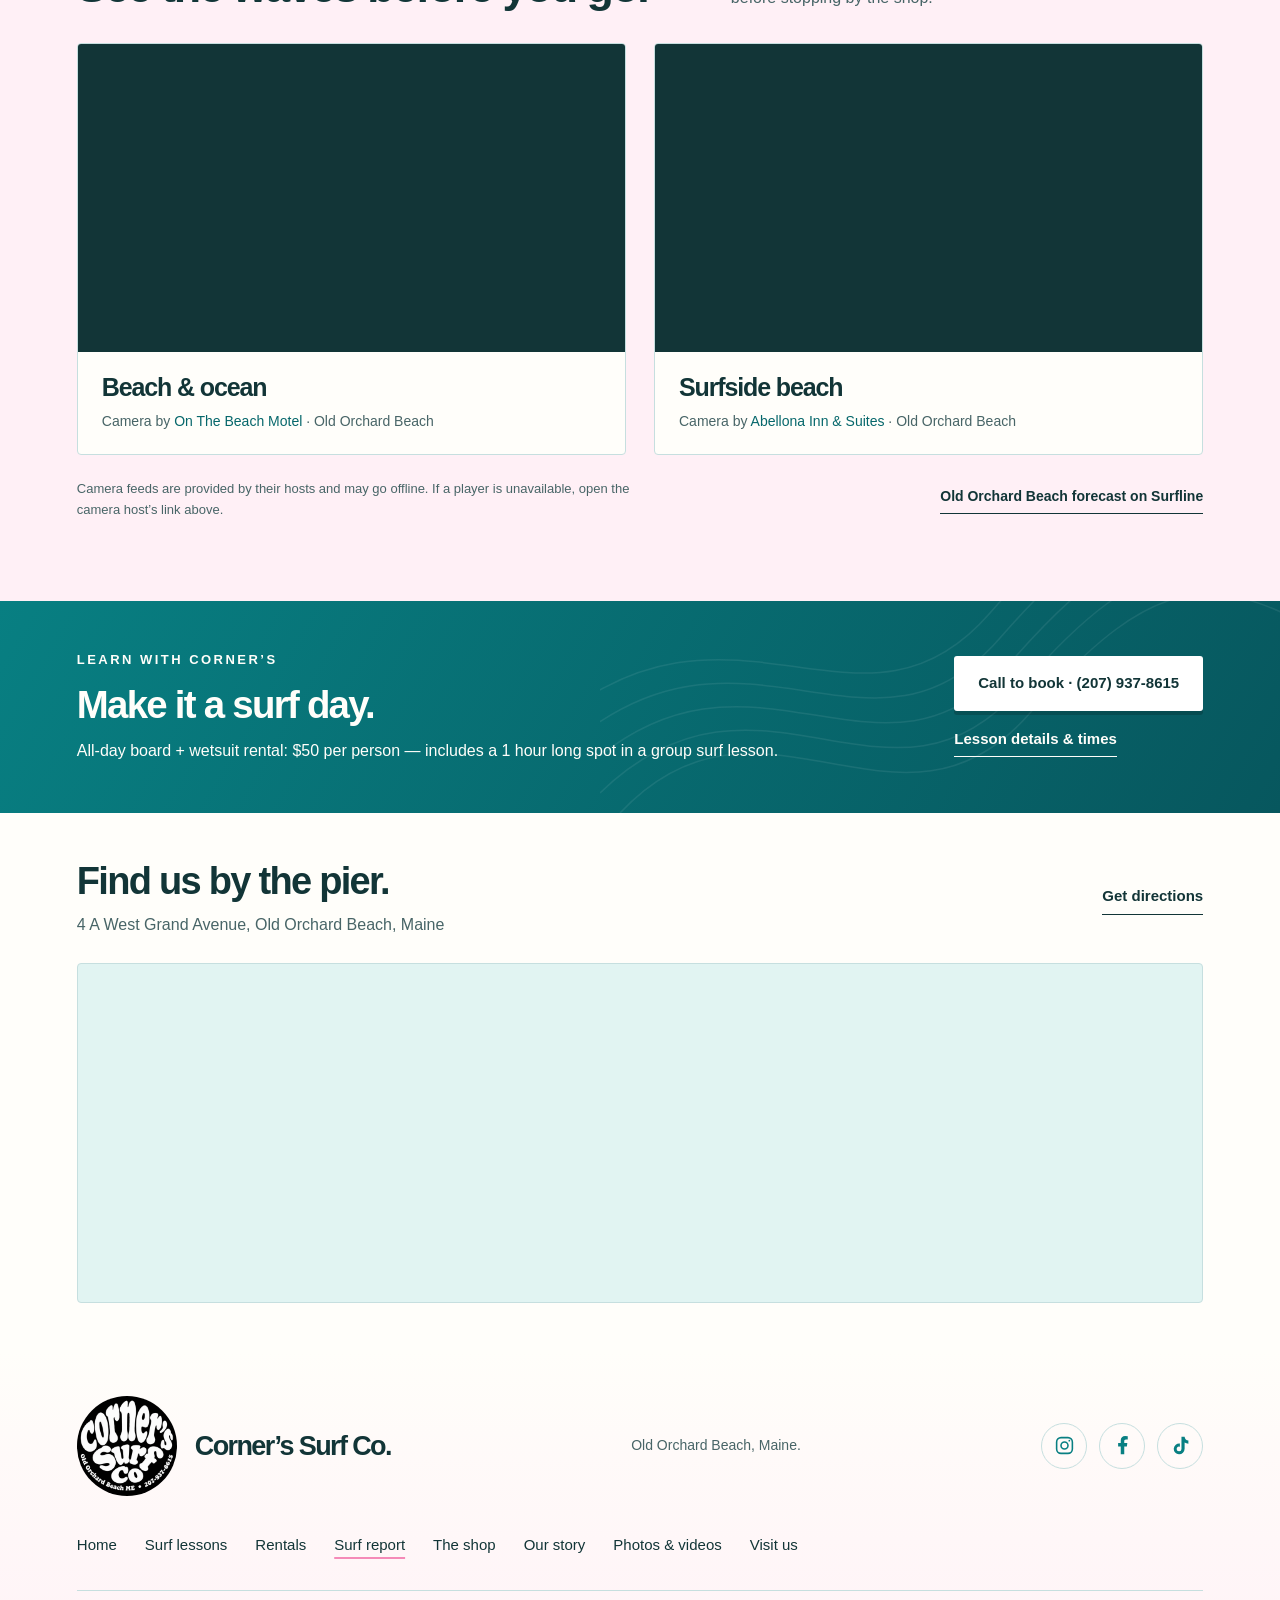
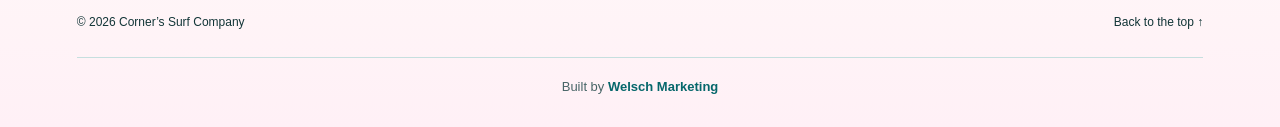
<file: surf-report.html>
<!doctype html>
<html lang="en">
<head><meta charset="UTF-8"><meta http-equiv="Content-Security-Policy" content="default-src 'none'; script-src 'self' 'sha256-fLaJa0hYCJjSwAZid5S6dMePfU29ynSXzYjFW6KEzqU='; style-src 'self'; img-src 'self'; media-src 'self'; frame-src https://www.tiktok.com https://www.google.com https://www.youtube.com https://g1.ipcamlive.com; object-src 'none'; base-uri 'none'; form-action 'none'"><meta name="referrer" content="strict-origin-when-cross-origin"><meta name="viewport" content="width=device-width, initial-scale=1"><meta name="description" content="Check Old Orchard Beach cameras and Surfline forecasts for local surf, wind and tides, plus nearby Higgins Beach and Gooch’s Beach."><meta name="theme-color" content="#087f82"><title>Old Orchard Beach Surf Report & Beach Cams | Corner’s</title><link rel="icon" href="assets/corners-logo.webp"><link rel="stylesheet" href="styles.css?v=surf-report-6"><script src="script.js?v=clean-home-7" defer></script>
<link rel="canonical" href="https://cornerssurf.com/surf-report.html">
<meta name="robots" content="index,follow,max-image-preview:large">
<meta property="og:type" content="website">
<meta property="og:locale" content="en_US">
<meta property="og:site_name" content="Corner’s Surf Co.">
<meta property="og:title" content="Old Orchard Beach Surf Report & Beach Cams | Corner’s">
<meta property="og:description" content="Check Old Orchard Beach cameras and Surfline forecasts for local surf, wind and tides, plus nearby Higgins Beach and Gooch’s Beach.">
<meta property="og:url" content="https://cornerssurf.com/surf-report.html">
<meta property="og:image" content="https://cornerssurf.com/assets/photos/surf-8374.webp">
<meta property="og:image:alt" content="Surfing and the Corner’s Surf Co. shop in Old Orchard Beach, Maine">
<meta name="twitter:card" content="summary_large_image">
<script type="application/ld+json">{"@context":"https://schema.org","@graph":[{"@type":"WebSite","@id":"https://cornerssurf.com/#website","url":"https://cornerssurf.com/","name":"Corner’s Surf Co.","inLanguage":"en-US"},{"@type":"WebPage","@id":"https://cornerssurf.com/surf-report.html#webpage","url":"https://cornerssurf.com/surf-report.html","name":"Old Orchard Beach Surf Report & Beach Cams | Corner’s","description":"Check Old Orchard Beach cameras and Surfline forecasts for local surf, wind and tides, plus nearby Higgins Beach and Gooch’s Beach.","inLanguage":"en-US","isPartOf":{"@id":"https://cornerssurf.com/#website"},"about":{"@id":"https://cornerssurf.com/#business"},"breadcrumb":{"@id":"https://cornerssurf.com/surf-report.html#breadcrumb"}},{"@type":"SportingGoodsStore","@id":"https://cornerssurf.com/#business","name":"Corner’s Surf Co.","url":"https://cornerssurf.com/","telephone":"+1-207-937-8615","image":"https://cornerssurf.com/assets/photos/surf-8374.webp","logo":"https://cornerssurf.com/assets/corners-logo.webp","address":{"@type":"PostalAddress","streetAddress":"4 A West Grand Avenue","addressLocality":"Old Orchard Beach","addressRegion":"ME","addressCountry":"US"},"hasMap":"https://www.google.com/maps?cid=18280339297402584955","sameAs":["https://www.instagram.com/cornerssurfco/","https://www.facebook.com/cornerssurfco/","https://www.tiktok.com/@cornerssurf.com"]},{"@type":"BreadcrumbList","@id":"https://cornerssurf.com/surf-report.html#breadcrumb","itemListElement":[{"@type":"ListItem","position":1,"name":"Home","item":"https://cornerssurf.com/"},{"@type":"ListItem","position":2,"name":"Surf report","item":"https://cornerssurf.com/surf-report.html"}]}]}</script>
</head>
<body id="top" class="inside-page surf-report-page">
<a class="skip" href="#main">Skip to content</a>
<div class="announcement">All-day board &amp; wetsuit rental: $50 per person — includes a 1 hour long spot in a group surf lesson. <a href="tel:+12079378615"><svg class="phone-icon" viewBox="0 0 24 24" fill="none" stroke="currentColor" stroke-width="1.8" stroke-linecap="round" stroke-linejoin="round" aria-hidden="true" focusable="false"><path d="M22 16.9v3a2 2 0 0 1-2.2 2A19.8 19.8 0 0 1 3.1 5.2 2 2 0 0 1 5.1 3h3a2 2 0 0 1 2 1.7c.1 1 .4 2 .7 2.9a2 2 0 0 1-.5 2.1L9 11a16 16 0 0 0 4 4l1.3-1.3a2 2 0 0 1 2.1-.5c.9.3 1.9.6 2.9.7a2 2 0 0 1 1.7 2z"/></svg>Call to book: (207) 937-8615 <span aria-hidden="true"><span class="mobile-decoration" aria-hidden="true">↗</span></span></a></div>
<header class="header"><nav class="nav" aria-label="Main navigation"><div class="nav-side nav-left"><a href="lessons.html">Surf lessons</a><a href="rentals.html">Rentals</a><a href="surf-report.html" aria-current="page">Surf report</a><a href="shop.html">The shop</a></div><a class="logo" href="/" aria-label="Corner’s Surf Co. home"><img src="assets/corners-logo.webp" alt="Corner’s Surf Co." width="300" height="300"></a><div class="nav-side nav-right"><a href="about.html">Our story</a><a href="gallery.html">Photos & videos</a><a href="contact.html">Visit us</a></div><button class="menu-toggle" aria-label="Menu" aria-expanded="false" aria-controls="mobile-menu"><svg class="surfboard-menu-icon" viewBox="380 40 775 950" width="60" height="74" aria-hidden="true" focusable="false"><image href="assets/surfboard-nav.webp" width="1536" height="1024" /></svg></button></nav><nav id="mobile-menu" class="mobile-menu" aria-label="Mobile navigation" hidden><a href="/">Home</a><a href="lessons.html">Surf lessons</a><a href="rentals.html">Rentals</a><a href="surf-report.html" aria-current="page">Surf report</a><a href="shop.html">The shop</a><a href="about.html">Our story</a><a href="gallery.html">Photos & videos</a><a href="contact.html">Visit us</a><a href="tel:+12079378615"><svg class="phone-icon" viewBox="0 0 24 24" fill="none" stroke="currentColor" stroke-width="1.8" stroke-linecap="round" stroke-linejoin="round" aria-hidden="true" focusable="false"><path d="M22 16.9v3a2 2 0 0 1-2.2 2A19.8 19.8 0 0 1 3.1 5.2 2 2 0 0 1 5.1 3h3a2 2 0 0 1 2 1.7c.1 1 .4 2 .7 2.9a2 2 0 0 1-.5 2.1L9 11a16 16 0 0 0 4 4l1.3-1.3a2 2 0 0 1 2.1-.5c.9.3 1.9.6 2.9.7a2 2 0 0 1 1.7 2z"/></svg>Call (207) 937-8615</a></nav></header>
<main id="main"><nav class="breadcrumbs" aria-label="Breadcrumb"><a href="/">Home</a><span aria-hidden="true">/</span><span aria-current="page">Surf report</span></nav>
<section class="report-hero section" aria-labelledby="report-title"><div><p class="eyebrow">Old Orchard Beach, Maine</p><h1 id="report-title">The surf<br>report.</h1><p class="report-lead">Beach cameras &amp; surf forecasts</p><p>Take a look at the ocean, then check the surf, wind and tides before heading to the beach.</p><a class="button" href="#local-forecast">Check the surf forecast</a></div><figure><img src="assets/photos/surf-8381.webp" alt="A surfer riding a wave at Old Orchard Beach." width="1200" height="900" fetchpriority="high"><figcaption>Old Orchard Beach · from our photo collection</figcaption></figure></section>
<section class="report-forecasts section" id="local-forecast" aria-labelledby="forecast-title"><div class="section-heading"><div><p class="eyebrow">Forecasts from Surfline</p><h2 id="forecast-title">Start with our home beach.</h2></div><p>Forecasts open on Surfline for the latest updates.</p></div><div class="report-forecast-grid"><article class="report-home-forecast"><span class="report-location">Our home beach</span><h3>Old Orchard Beach</h3><p>Check the latest surf forecast, wind and tides for the beach by the shop.</p><a class="button light" href="https://www.surfline.com/surf-report/old-orchard-beach/5842041f4e65fad6a77089df" target="_blank" rel="noopener noreferrer">Open the local forecast<span class="visually-hidden"> (opens in a new tab)</span></a></article><div class="report-nearby"><h3>Along the coast</h3><a href="https://www.surfline.com/surf-report/higgins-beach/5842041f4e65fad6a77089dc" target="_blank" rel="noopener noreferrer"><span><strong>Higgins Beach</strong><small>Scarborough · north of the shop</small></span><span class="report-link-label">View forecast<span class="visually-hidden"> (opens in a new tab)</span></span></a><a href="https://www.surfline.com/surf-report/gooch-s-beach/5842041f4e65fad6a77089e0" target="_blank" rel="noopener noreferrer"><span><strong>Gooch’s Beach</strong><small>Kennebunk · south of the shop</small></span><span class="report-link-label">View forecast<span class="visually-hidden"> (opens in a new tab)</span></span></a><p>Nearby beaches can have different conditions. Check the forecast for the beach you plan to visit.</p></div></div></section>
<section class="surf-cams section" id="surf-cams" aria-labelledby="surf-cams-title">
<div class="surf-cams-heading"><div><p class="eyebrow">Old Orchard Beach cameras</p><h2 id="surf-cams-title">See the waves before you go.</h2></div><p>Two views of our home beach. Press play for a look at the ocean before stopping by the shop.</p></div>
<div class="surf-cams-players">
<article class="beach-cam"><div class="beach-cam-player"><iframe src="https://g1.ipcamlive.com/player/player.php?alias=69fde6d6903e5&amp;autoplay=0&amp;mute=1" title="Old Orchard Beach camera from On The Beach Motel" loading="lazy" allow="autoplay; fullscreen; picture-in-picture" allowfullscreen referrerpolicy="strict-origin-when-cross-origin"></iframe></div><div class="beach-cam-caption"><h3>Beach &amp; ocean</h3><p>Camera by <a href="https://onthebeachmotel.com/old-orchard-beach-motel-live-webcam/" target="_blank" rel="noopener noreferrer">On The Beach Motel<span class="visually-hidden"> (opens in a new tab)</span></a> · Old Orchard Beach</p></div></article>
<article class="beach-cam"><div class="beach-cam-player"><iframe src="https://www.youtube.com/embed/HSQpqIWLViI?playsinline=1" title="Old Orchard Beach camera from Abellona Inn" loading="lazy" allow="accelerometer; autoplay; clipboard-write; encrypted-media; gyroscope; picture-in-picture; fullscreen" allowfullscreen referrerpolicy="strict-origin-when-cross-origin"></iframe></div><div class="beach-cam-caption"><h3>Surfside beach</h3><p>Camera by <a href="https://abellonainn.com/webcam/" target="_blank" rel="noopener noreferrer">Abellona Inn &amp; Suites<span class="visually-hidden"> (opens in a new tab)</span></a> · Old Orchard Beach</p></div></article>
</div>
<div class="surf-cams-footer"><p>Camera feeds are provided by their hosts and may go offline. If a player is unavailable, open the camera host’s link above.</p><a class="text-link" href="https://www.surfline.com/surf-report/old-orchard-beach/5842041f4e65fad6a77089df" target="_blank" rel="noopener noreferrer">Old Orchard Beach forecast on Surfline<span class="visually-hidden"> (opens in a new tab)</span></a></div>
</section>
<section class="visit-strip section"><div><p class="eyebrow">Learn with Corner’s</p><h2>Make it a surf day.</h2><p>All-day board + wetsuit rental: $50 per person — includes a 1 hour long spot in a group surf lesson.</p></div><div class="visit-actions"><a class="button light" href="tel:+12079378615">Call to book · (207) 937-8615</a><a class="text-link" href="lessons.html">Lesson details &amp; times</a></div></section></main>

<section class="footer-map section" aria-labelledby="footer-map-title">
  <div class="footer-map-heading"><div><h2 id="footer-map-title">Find us by the pier.</h2><p>4 A West Grand Avenue, Old Orchard Beach, Maine</p></div><a class="text-link" href="https://www.google.com/maps?cid=18280339297402584955" target="_blank" rel="noopener noreferrer">Get directions</a></div>
  <div class="footer-map-frame"><iframe src="https://www.google.com/maps/embed?pb=!1m14!1m8!1m3!1d7277.615907468666!2d-70.38171740458635!3d43.51606251182126!3m2!1i1024!2i768!4f13.1!3m3!1m2!1s0x0%3A0xfdb0cfbcd34b7f7b!2sCorners%20Surf!5e0!3m2!1sen!2sus!4v1586554289759!5m2!1sen!2sus" title="Google Maps location of Corner’s Surf Company in Old Orchard Beach" width="600" height="320" loading="lazy" referrerpolicy="strict-origin-when-cross-origin" allowfullscreen></iframe></div>
</section>
<footer class="section"><div class="footer-top"><a href="/" class="footer-name footer-brand" aria-label="Corner’s Surf Co. home"><img src="assets/corners-logo.webp" alt="Corner’s Surf Co. — Old Orchard Beach, Maine" width="120" height="120" loading="lazy" decoding="async"><span>Corner’s Surf Co.</span></a><p>Old Orchard Beach, Maine.</p><div id="social-links" class="footer-socials" aria-label="Follow Corner’s Surf Co."><a href="https://www.instagram.com/cornerssurfco/" target="_blank" rel="noopener noreferrer" aria-label="Corner’s Surf Co. on Instagram" title="Instagram"><svg viewBox="0 0 24 24" fill="none" stroke="currentColor" stroke-width="1.8" aria-hidden="true"><rect x="3" y="3" width="18" height="18" rx="5"/><circle cx="12" cy="12" r="4"/><circle cx="17.5" cy="6.5" r="1" fill="currentColor" stroke="none"/></svg></a><a href="https://www.facebook.com/cornerssurfco/" target="_blank" rel="noopener noreferrer" aria-label="Corner’s Surf Co. on Facebook" title="Facebook"><svg viewBox="0 0 24 24" fill="currentColor" aria-hidden="true"><path d="M14 22v-9h3l.5-4H14V7c0-1.15.4-2 2-2h2V1.3A26 26 0 0 0 15 1c-3 0-5 1.8-5 5v3H7v4h3v9z"/></svg></a><a href="https://www.tiktok.com/@cornerssurf.com" target="_blank" rel="noopener noreferrer" aria-label="Corner’s Surf Co. on TikTok" title="TikTok"><svg viewBox="0 0 24 24" fill="currentColor" aria-hidden="true"><path d="M16.7 2c.3 2.6 1.8 4.2 4.3 4.4v3.5a9 9 0 0 1-4.3-1.3v7.2a6.2 6.2 0 1 1-5.4-6.1v3.6a2.7 2.7 0 1 0 1.8 2.5V2z"/></svg></a></div></div><nav class="footer-nav" aria-label="Footer navigation"><a href="/">Home</a><a href="lessons.html">Surf lessons</a><a href="rentals.html">Rentals</a><a href="surf-report.html" aria-current="page">Surf report</a><a href="shop.html">The shop</a><a href="about.html">Our story</a><a href="gallery.html">Photos & videos</a><a href="contact.html">Visit us</a></nav><div class="footer-bottom"><span>© 2026 Corner’s Surf Company</span><a href="#top">Back to the top <span class="mobile-decoration" aria-hidden="true">↑</span></a></div><p class="built-by">Built by <a href="https://welschmarketing.com/" target="_blank" rel="noopener noreferrer"><strong>Welsch Marketing</strong></a></p></footer>

</body></html>
</file>
<file: styles.css>
:root{--ink:#123537;--ocean:#087f82;--sea:#e1f4f2;--paper:#fffefa;--muted:#486567;--line:#c6dfdf;--sand:#fff0f6;--accent:#f58ab8;--scroll-thumb:#4a8f91;--scroll-track:#e6f4f3;--scroll-hover:#087f82;--scroll-active:#06676b;--ocean-light:#087f82;--ocean-deep:#07575e;--shade:rgba(8,127,130,.15);--shade-soft:rgba(8,127,130,.08);--sand-glow:rgba(245,138,184,.16);--photo-mat:#c4e8e5;--teal-hover:#06676b;--pink-hover:#ef72a8}*{box-sizing:border-box;scrollbar-color:var(--scroll-thumb) var(--scroll-track);scrollbar-width:thin}html{scroll-behavior:smooth;scroll-padding-top:176px}body{margin:0;color:var(--ink);background:var(--paper);font-family:"Avenir Next",Avenir,"Segoe UI",sans-serif;font-size:16px;line-height:1.65}::-webkit-scrollbar{width:10px;height:10px}::-webkit-scrollbar-track{background:var(--scroll-track)}::-webkit-scrollbar-thumb{background:var(--scroll-thumb);border:2px solid var(--scroll-track);border-radius:8px}::-webkit-scrollbar-thumb:hover{background:var(--scroll-hover)}::-webkit-scrollbar-thumb:active{background:var(--scroll-active)}a{color:inherit;text-decoration:none}a,button,summary{cursor:pointer}a:hover{text-decoration:underline;text-underline-offset:5px}button{font:inherit}button:active,.button:active{transform:translateY(1px)}:focus-visible{outline:3px solid #ad246b;outline-offset:5px}img{display:block;max-width:100%;object-fit:cover}h1,h2,h3,p{margin-top:0}h1,h2,h3{font-family:"Arial Rounded MT Bold","Trebuchet MS",sans-serif;font-weight:700;line-height:1.1;letter-spacing:-.045em}h1{font-size:clamp(46px,5.2vw,82px);margin-bottom:23px}h2{font-size:clamp(34px,3.5vw,52px);margin-bottom:23px}h3{font-size:26px}p{margin-bottom:20px}.section{padding:80px max(6vw,24px);max-width:1600px;margin:auto}.eyebrow{text-transform:uppercase;font-size:13px;font-weight:700;letter-spacing:.19em;margin-bottom:20px}.announcement{padding:10px 20px;background:var(--ocean);color:white;text-align:center;font-size:14px;letter-spacing:.03em}.announcement a{margin-left:12px;text-decoration:underline;text-underline-offset:3px}.header{background:white}.nav{max-width:1500px;margin:auto;display:grid;grid-template-columns:1fr 140px 1fr;align-items:center;gap:30px;padding:16px 5vw}.logo{width:120px;margin:auto}.logo img{width:120px;height:120px;border-radius:50%;background:#000}.nav-side{display:flex;align-items:center;gap:28px;font-size:15px;font-weight:600}.nav-side>a{min-height:44px;display:inline-flex;align-items:center}.nav-right{justify-content:flex-end}.nav-book{border-bottom:1px solid;padding:9px 0}.menu-toggle{display:none}.mobile-menu[hidden]{display:none}.skip{position:fixed;left:20px;top:-100px;z-index:20;background:white;padding:12px}.skip:focus{top:10px}.photo-panel{position:relative;isolation:isolate;overflow:hidden;margin:0 24px}.cover{position:absolute;inset:0;width:100%;height:100%;z-index:-2}.hero{min-height:610px;display:flex;justify-content:flex-end;align-items:center;color:white}.hero:after,.shop-panel:after{content:"";position:absolute;inset:0;background:linear-gradient(90deg,transparent 20%,rgba(5,31,29,.25) 45%,rgba(5,31,29,.8) 100%);z-index:-1}.hero .cover{object-position:38% 55%}.hero-copy{width:47%;padding:50px 6vw 65px 20px}.hero-copy>p:not(.eyebrow){font-size:17px}.button{display:inline-flex;align-items:center;justify-content:space-between;gap:30px;background:var(--ocean);color:white;padding:15px 24px;font-size:15px;font-weight:700;min-height:50px;transition:background .2s}.button:hover{background:var(--teal-hover);text-decoration:none}.button.light{background:white;color:var(--ink)}.button.light:hover{background:var(--sea)}.hero-caption{position:absolute;left:35px;bottom:26px;font-size:13px;letter-spacing:.05em;text-shadow:0 1px 5px #000}.intro-strip{display:flex;justify-content:center;align-items:center;gap:52px;padding:25px 20px;border-bottom:1px solid var(--line);font-size:13px;text-transform:uppercase;letter-spacing:.15em;font-weight:600}.dot{color:var(--ocean);font-size:22px}.intro{text-align:center;max-width:850px;padding-top:80px;padding-bottom:80px}.intro>p:not(.eyebrow){color:var(--muted)}.text-link{font-size:15px;font-weight:600;border-bottom:1px solid;padding-bottom:5px;display:inline-block}.lesson-layout{background:var(--sand);display:grid;grid-template-columns:1.05fr 1fr;gap:7vw;align-items:center}.lesson-photo{position:relative;align-self:stretch;min-height:530px}.lesson-photo img{width:100%;height:100%;position:absolute;inset:0}.photo-tag{position:absolute;bottom:24px;left:24px;background:white;padding:9px 17px;font-size:14px;font-weight:600}.lesson-copy>p:not(.eyebrow):not(.times){color:var(--muted)}.price{display:flex;align-items:center;gap:20px;padding:20px 0;border-top:1px solid var(--line);border-bottom:1px solid var(--line);margin:25px 0}.price strong{font-size:50px;line-height:1;letter-spacing:-.05em}.price span{font-size:14px;line-height:1.6}.check-list{list-style:none;padding:0;font-size:15px}.check-list li{padding:5px 0 5px 24px;position:relative}.check-list li:before{content:'✓';position:absolute;left:0;color:var(--ocean)}.times{font-size:17px;font-weight:600;margin:22px 0}.times span{color:#84998e;margin:0 10px}.times small{display:block;font-size:13px;font-weight:400;color:var(--muted);margin-top:3px}.small{font-size:13px;margin:14px 0 0}.section-heading{display:flex;justify-content:space-between;align-items:flex-end;gap:24px;margin-bottom:34px}.section-heading h2{margin-bottom:0}.section-heading>p{color:var(--muted);font-size:15px;margin-bottom:0}.rental-grid{display:grid;grid-template-columns:repeat(4,1fr);border-top:1px solid var(--line);border-bottom:1px solid var(--line)}.rental-grid article{padding:28px;border-right:1px solid var(--line)}.rental-grid article:first-child{background:var(--sea)}.rental-grid article:last-child{border:0}.rental-category{font-size:12px;text-transform:uppercase;letter-spacing:.08em}.rental-grid h3{min-height:65px;margin:22px 0 28px}dl{margin:0}dl>div{display:flex;justify-content:space-between;gap:12px;padding:7px 0;font-size:15px}dd{margin:0;font-weight:600}.rental-bottom{display:flex;justify-content:space-between;align-items:center;gap:24px;margin-top:23px}.rental-bottom p{font-size:13px;color:var(--muted);margin:0}.shop-panel{height:500px;display:flex;align-items:center;color:white}.shop-panel:after{background:linear-gradient(90deg,rgba(7,24,21,.83),rgba(7,24,21,.08))}.shop-copy{max-width:510px;padding:50px 6vw}.shop-copy h2{font-size:58px}.shop-copy>p:not(.eyebrow){font-size:15px}.brands{text-align:center;padding-top:42px;padding-bottom:42px;border-bottom:1px solid var(--line)}.brands>p:not(.eyebrow){display:flex;justify-content:center;flex-wrap:wrap;gap:45px;font-size:27px;font-weight:800;letter-spacing:-.06em;margin-bottom:16px}.brands>p span{font-style:italic}.brands small{font-size:13px;color:var(--muted)}.story{display:grid;grid-template-columns:1fr 1fr;gap:8vw;align-items:center}.story-copy>p:not(.eyebrow){font-size:15px;color:var(--muted)}.story img{width:100%;height:560px;object-position:center}.story blockquote{margin:25px 0;font-family:Georgia,serif;font-size:25px;line-height:1.5;letter-spacing:-.03em}.review{background:var(--sea);text-align:center}.stars{color:var(--teal-hover);letter-spacing:5px;font-size:16px}.review blockquote{max-width:850px;margin:24px auto;font-size:clamp(23px,2.1vw,31px);font-family:Georgia,serif;line-height:1.5}.review>p:last-child{font-size:13px;margin:0}.review>p span{color:var(--muted)}.gallery-grid{display:grid;grid-template-columns:repeat(3,1fr);gap:18px}.gallery-grid button{padding:0;border:0;position:relative;overflow:hidden;background:var(--sea)}.gallery-grid img{width:100%;height:300px;transition:transform .3s}.gallery-grid button:hover img{transform:scale(1.035)}.gallery-grid span{position:absolute;right:15px;bottom:15px;background:white;border-radius:50%;height:35px;width:35px;display:grid;place-items:center}.faq{display:grid;grid-template-columns:1fr 1.5fr;gap:7vw;padding-top:10px}.questions{border-top:1px solid var(--line)}details{border-bottom:1px solid var(--line)}summary{padding:21px 28px 21px 0;font-size:15px;font-weight:600}summary:hover{color:var(--teal-hover)}details p{font-size:15px;color:var(--muted);padding-right:25px}.contact{background:var(--ocean);color:white;display:grid;grid-template-columns:1.4fr 1fr;gap:60px}.contact .eyebrow{color:var(--sea)}.contact h2{font-size:clamp(36px,4vw,58px)}.contact h3{font-family:inherit;font-size:13px;letter-spacing:.1em;text-transform:uppercase;margin:0 0 12px}.contact-details>a{display:block}.phone{font-size:30px;letter-spacing:-.05em;font-weight:600}.contact-details>a:nth-of-type(2){font-size:15px;margin:8px 0 30px}.contact dl{max-width:350px}.contact dl>div{border-bottom:1px solid #46635e}.footer-top,.footer-bottom{display:flex;align-items:center;justify-content:space-between;gap:20px}.footer-name{font-size:27px;font-weight:800;letter-spacing:-.06em}.footer-top p{font-size:14px;margin:0;color:var(--muted)}.footer-top>div{display:flex;gap:22px;font-size:14px}.footer-bottom{border-top:1px solid var(--line);padding-top:22px;margin-top:35px;font-size:12px}.disclaimer{font-size:12px;color:var(--muted);max-width:850px;margin:18px 0 0}footer.section{padding-top:45px;padding-bottom:30px}dialog{border:0;background:#fff;padding:50px 16px 12px;max-width:94vw;max-height:94dvh;color:var(--ink)}dialog::backdrop{background:rgba(7,20,18,.88)}dialog img{max-height:75dvh;max-width:85vw;object-fit:contain;margin:auto}dialog p{font-size:14px;margin:12px 0 0}.close-photo{position:absolute;right:16px;top:5px;background:white;border:0;padding:8px;min-height:40px}.close-photo:hover{background:var(--sea)}body:has(dialog[open]){overflow:hidden}
@media(min-width:1600px){.photo-panel{max-width:1552px;margin:auto}}
@media(max-width:1000px){.nav-side{gap:20px}.nav{gap:20px;padding-inline:25px}.hero-copy{width:50%;padding-right:35px}.hero{min-height:570px}.rental-grid article{padding:20px}.lesson-layout{gap:35px}.story{gap:40px}.gallery-grid img{height:230px}}
@media(max-width:700px){.announcement{font-size:12px;padding:9px 15px}.announcement a{display:block;margin:0}.nav{grid-template-columns:1fr 1fr;padding:12px 22px}.logo{width:84px;margin:0}.logo img{width:84px;height:84px}.nav-side{display:none}.menu-toggle{display:flex;justify-self:end;align-items:center;gap:12px;background:none;border:1px solid var(--line);padding:11px 17px;font-size:15px;min-height:46px}.menu-toggle:hover{background:var(--sea)}.mobile-menu{padding:0 24px 20px;display:grid}.mobile-menu a{padding:12px 0;border-bottom:1px solid var(--line);font-size:16px}.photo-panel{margin:0 12px}.hero{min-height:640px;align-items:flex-end;justify-content:flex-start}.hero .cover{object-position:30% center}.hero:after{background:linear-gradient(0deg,rgba(4,25,23,.92),rgba(4,25,23,.05) 95%)}.hero-copy{width:100%;padding:200px 25px 64px}.hero-copy .eyebrow{font-size:12px;margin-bottom:16px}.hero h1{font-size:50px;max-width:400px}.hero-copy>p:not(.eyebrow){font-size:15px}.hero-caption{left:25px;bottom:20px;font-size:11px}.intro-strip{gap:14px;font-size:10px;letter-spacing:.04em;padding:19px 12px}.dot{font-size:15px}.section{padding:55px 24px}.intro{padding-block:60px}.intro p{font-size:15px}.lesson-layout,.story,.faq,.contact{grid-template-columns:1fr;gap:32px}.lesson-photo{min-height:340px}.lesson-copy h2{font-size:40px}.lesson-copy p{font-size:15px}.lesson-copy .small{font-size:13px}.section-heading{display:block}.section-heading>p,.section-heading>.text-link{margin-top:20px}.rental-grid{grid-template-columns:1fr 1fr}.rental-grid article{padding:22px 17px}.rental-grid article:nth-child(2){border-right:0}.rental-grid article:nth-child(-n+2){border-bottom:1px solid var(--line)}.rental-category{font-size:10px}.rental-grid h3{font-size:24px;min-height:54px}.rental-bottom{align-items:flex-start;flex-direction:column}.shop-panel{height:470px}.shop-copy{padding:32px;max-width:370px}.shop-copy h2{font-size:49px}.brands>p:not(.eyebrow){gap:15px 28px;font-size:24px}.brands .eyebrow{font-size:11px}.story img{height:390px}.review blockquote{font-size:23px}.gallery-grid{grid-template-columns:1fr;gap:12px}.gallery-grid img{height:290px}.faq{padding-top:5px}.contact{gap:45px}.footer-top,.footer-bottom{align-items:flex-start;flex-wrap:wrap}.footer-top{flex-direction:column;gap:16px}.footer-bottom{font-size:12px}dialog img{max-width:83vw}}
@media(prefers-reduced-motion:reduce){html{scroll-behavior:auto}*,*::before,*::after{transition:none!important;animation:none!important}}
@media(forced-colors:active){*{scrollbar-color:auto}.button{border:1px solid}.hero-copy,.shop-copy{background:Canvas;color:CanvasText}}

/* TikTok carousel: preserve the native vertical video frame at every size. */
.surf-videos{background:var(--sand)}.video-carousel{border:1px solid var(--line);background:var(--paper)}.video-slide{display:grid;grid-template-columns:1fr minmax(250px,320px);gap:50px;align-items:center;padding:32px 55px}.video-slide[hidden]{display:none}.video-story{max-width:440px}.video-story h3{font-size:clamp(30px,3.4vw,48px)}.video-story>p:not(.eyebrow){color:var(--muted);font-size:15px}.video-story .video-help{font-size:13px;margin-top:24px;margin-bottom:0}.video-frame{aspect-ratio:9/16;background:var(--ink);width:100%;overflow:hidden;border-radius:6px}.video-frame iframe{width:100%;height:100%;border:0;display:block}.video-controls{display:flex;gap:12px;align-items:center;justify-content:center;padding:17px 24px;border-top:1px solid var(--line)}.video-controls button{min-width:44px;min-height:44px;border:1px solid var(--line);background:var(--paper);color:var(--ink);font-size:15px}.video-controls button:hover{background:var(--sea)}.video-controls button[aria-pressed="true"]{background:var(--ocean);color:var(--paper);border-color:var(--ocean)}.video-choices{display:flex;gap:7px}.video-count{font-size:13px;color:var(--muted);margin-left:10px}.video-socials{display:flex;align-items:center;flex-wrap:wrap;gap:22px;font-size:14px;padding-top:22px}.video-socials span{margin-right:auto;color:var(--muted)}.video-socials a{font-weight:600}
@media(max-width:700px){.video-slide{grid-template-columns:1fr;padding:22px;gap:24px}.video-story h3{font-size:31px;margin-bottom:14px}.video-story .eyebrow{font-size:11px;margin-bottom:15px}.video-story>p:not(.eyebrow){font-size:15px}.video-story .video-help{font-size:12px;margin-top:12px}.video-frame{max-width:320px;margin:auto}.video-controls{padding:14px 10px;gap:8px;flex-wrap:wrap}.video-count{flex-basis:100%;text-align:center;margin:0}.video-socials{gap:14px 24px}.video-socials span{flex-basis:100%}.footer-top>div{flex-wrap:wrap}}

.footer-top .footer-socials{display:flex;gap:12px}.footer-socials a{display:grid;place-items:center;width:46px;height:46px;border:1px solid var(--line);border-radius:50%;color:var(--ocean);transition:background .2s,color .2s}.footer-socials svg{width:21px;height:21px;display:block}.footer-socials a:hover{background:var(--ocean);color:var(--paper);text-decoration:none}.footer-socials a:active{transform:translateY(1px)}@media(prefers-reduced-motion:reduce){.footer-socials a{transition:none}}
/* Shared page navigation and content. */
.nav-side{gap:24px;white-space:nowrap}.nav-side [aria-current="page"],.mobile-menu [aria-current="page"],.footer-nav [aria-current="page"]{text-decoration:underline;text-decoration-thickness:2px;text-underline-offset:7px}.breadcrumbs{display:flex;align-items:center;gap:14px;max-width:1600px;margin:auto;padding:16px max(6vw,24px);border-top:1px solid var(--line);font-size:14px;color:var(--muted)}.breadcrumbs a{text-decoration:underline;text-underline-offset:4px}.breadcrumbs [aria-current]{color:var(--ink)}.inside-page main h1{font-size:clamp(40px,4.2vw,62px)}.inside-page .section-heading h1{margin-bottom:0}.lessons-page .faq{padding-top:80px}.shop-page .shop-copy{max-width:570px}.contact-page .contact{padding-block:85px}.home-features{background:var(--sand)}.feature-grid{display:grid;grid-template-columns:repeat(3,minmax(0,1fr));gap:28px}.feature-link{display:block;min-width:0}.feature-link:hover{text-decoration:none}.feature-link:hover .text-link{text-decoration:underline}.feature-link img{width:100%;height:280px}.feature-link>div{padding:25px 0 0}.feature-link h3{font-size:26px;display:flex;justify-content:space-between;gap:16px}.feature-link h3 span{font-family:inherit;font-size:22px;flex-shrink:0}.feature-link p{color:var(--muted);font-size:15px;min-height:50px}.gallery-teaser,.rental-note{display:grid;grid-template-columns:1.2fr 1fr;align-items:center;gap:7vw}.gallery-teaser img,.rental-note img{height:380px;width:100%}.gallery-teaser p:not(.eyebrow),.rental-note p:not(.eyebrow){color:var(--muted)}.rental-note{background:var(--sand);grid-template-columns:1fr 1.2fr}.visit-strip{display:flex;align-items:center;justify-content:space-between;gap:35px;background:var(--ocean);color:var(--paper);padding-block:48px}.visit-strip h2{font-size:clamp(30px,3vw,42px);margin-bottom:12px}.visit-strip .eyebrow{margin-bottom:14px}.visit-strip p:last-child{margin-bottom:0}.visit-actions{display:flex;flex-direction:column;align-items:flex-start;gap:16px}.visit-phone{font-size:22px;font-weight:600}.footer-nav{display:flex;align-items:center;flex-wrap:wrap;gap:10px 28px;margin-top:28px;font-size:15px}.footer-nav a{display:inline-flex;align-items:center;min-height:44px}.footer-bottom{margin-top:22px}
@media(min-width:701px) and (max-width:1000px){.nav{grid-template-columns:1fr 1fr;padding:12px 22px}.logo{width:84px;margin:0}.logo img{width:84px;height:84px}.nav-side{display:none}.menu-toggle{display:flex;justify-self:end;align-items:center;gap:12px;background:none;border:1px solid var(--line);padding:11px 17px;font-size:15px;min-height:46px}.menu-toggle:hover{background:var(--sea)}.mobile-menu{padding:0 24px 20px;display:grid}.mobile-menu a{padding:12px 0;border-bottom:1px solid var(--line);font-size:16px}.feature-grid{gap:20px}.feature-link img{height:230px}.feature-link h3{font-size:23px}}
@media(max-width:700px){.inside-page main h1{font-size:42px}.breadcrumbs{font-size:13px;padding-block:14px}.feature-grid{grid-template-columns:1fr;gap:36px}.feature-link img{height:260px}.feature-link p{min-height:0}.feature-link>div{padding-top:20px}.feature-link h3{margin-bottom:15px}.gallery-teaser,.rental-note{grid-template-columns:1fr;gap:30px}.gallery-teaser img,.rental-note img{height:280px}.rental-note img{grid-row:1}.visit-strip{flex-direction:column;align-items:flex-start;gap:28px}.visit-strip .eyebrow{font-size:12px}.visit-actions{width:100%}.visit-actions .button{width:100%;max-width:340px}.footer-nav{gap:0 24px}.lessons-page .faq{padding-top:55px}.contact-page .contact{padding-block:55px}.photo-tag{right:20px;left:20px;bottom:20px;font-size:13px}}

.contact-map{margin:24px 0;width:100%;height:320px;background:var(--sea);border:1px solid #6c8982;overflow:hidden}.contact-map iframe{display:block;width:100%;height:100%;border:0}.contact>div{min-width:0}@media(max-width:700px){.contact-map{height:290px}}

/* Coastal shading: sand, sea glass, and quiet wave contours. */
.header{background:var(--paper);box-shadow:0 4px 20px var(--shade-soft);position:sticky;top:0;z-index:10}.announcement{background:linear-gradient(110deg,var(--ocean-light),var(--ocean-deep))}.breadcrumbs{background:linear-gradient(90deg,var(--sand),var(--paper))}.intro-strip{background:var(--sand);border-bottom-color:var(--line)}.photo-panel{box-shadow:0 12px 28px var(--shade);border-radius:5px}.lesson-layout,.home-features,.surf-videos,.rental-note{background:radial-gradient(ellipse at top left,var(--sand-glow),transparent 65%),linear-gradient(145deg,var(--sand),var(--sea))}.review{background:radial-gradient(ellipse at top right,var(--sand-glow),transparent 70%),var(--sea)}.feature-link img,.story>img,.gallery-teaser>img{border-radius:4px;box-shadow:7px 8px 0 var(--photo-mat)}.lesson-photo img{border-radius:4px;box-shadow:0 12px 30px var(--shade)}.rental-grid{border:1px solid var(--line);border-radius:6px;background:var(--paper);box-shadow:0 14px 30px var(--shade-soft)}.rental-grid article:first-child{background:linear-gradient(145deg,var(--sea),var(--photo-mat));border-radius:5px 0 0 5px}.video-carousel{box-shadow:0 12px 30px var(--shade-soft);border-radius:6px}.video-controls{border-radius:0 0 6px 6px}.gallery-grid button{border-radius:4px;box-shadow:0 8px 20px var(--shade)}.button{box-shadow:0 4px 0 var(--shade);border-radius:3px}.button.light{box-shadow:0 4px 0 rgba(0,0,0,.18)}.contact,.visit-strip{background-color:var(--ocean-deep);background-image:url("assets/tide-lines.svg"),linear-gradient(120deg,var(--ocean-light),var(--ocean-deep));background-position:right bottom,center;background-size:680px auto,cover;background-repeat:no-repeat}.contact-map{box-shadow:0 10px 25px rgba(0,0,0,.16);border-radius:4px}footer.section{background:linear-gradient(180deg,var(--paper),var(--sand))}.built-by{margin:24px 0 0;padding-top:18px;border-top:1px solid var(--line);font-size:13px;color:var(--muted);text-align:center}.built-by strong{font-weight:700;color:var(--ocean)}
@media(max-width:700px){.feature-link img,.story>img,.gallery-teaser>img{box-shadow:4px 5px 0 var(--photo-mat)}.rental-grid article:first-child{border-radius:5px 0 0 0}.contact,.visit-strip{background-size:440px auto,cover}}
@media(forced-colors:active){.contact,.visit-strip{background-image:none}.photo-panel,.feature-link img,.story>img,.gallery-teaser>img,.rental-grid,.video-carousel,.gallery-grid button,.button,.contact-map{box-shadow:none}}

/* Keep anchor targets visible below the sticky navigation. */
@media(max-width:1000px){html{scroll-padding-top:132px}.mobile-menu{max-height:calc(100dvh - 108px);overflow-y:auto;overscroll-behavior:contain}}

/* Shared lesson offer and prominent telephone booking. */
.lesson-offer{display:flex;flex-direction:column;gap:5px;margin:26px 0;padding:22px 0;border-block:1px solid var(--line)}
.lesson-offer strong{font-family:"Arial Rounded MT Bold","Trebuchet MS",sans-serif;font-size:clamp(32px,3.2vw,44px);line-height:1.1;letter-spacing:-.04em;color:var(--ocean)}
.lesson-offer span{font-size:17px;color:var(--ink)}
.button.lesson-call{width:100%;max-width:390px;min-height:94px;padding:20px 26px;gap:18px;text-align:left}
.lesson-call-copy{display:flex;flex-direction:column;gap:4px;min-width:0}
.lesson-call-label{font-size:16px;line-height:1.35}
.lesson-call-copy strong{font-size:clamp(22px,2.3vw,28px);line-height:1.2;letter-spacing:-.025em;white-space:nowrap}
.lesson-call>span[aria-hidden]{font-size:26px;flex-shrink:0}
.hero-lesson-details,.lesson-details{display:table;margin-top:20px}
@media(max-width:700px){.button.lesson-call{padding:18px 20px;min-height:90px}.lesson-call-label{font-size:15px}.lesson-offer span{font-size:16px}}

/* Pink lesson calls and teal navigation, shared across every page. */
.menu-toggle{background:var(--ocean);border-color:var(--ocean);color:white;border-radius:3px}
.menu-toggle:hover{background:var(--teal-hover);border-color:var(--teal-hover)}
.button.lesson-call,.button.lesson-call.light{background:var(--accent);color:var(--ink)}
.button.lesson-call:hover,.button.lesson-call.light:hover{background:var(--pink-hover);color:var(--ink)}
.built-by strong{color:var(--teal-hover)}
.contact .eyebrow{color:white}
.nav-side [aria-current="page"],.mobile-menu [aria-current="page"],.footer-nav [aria-current="page"]{text-decoration-color:var(--accent)}

/* Lesson policies stay visible; no disclosures to open before booking. */
.lesson-details-section{display:grid;grid-template-columns:1fr 1.5fr;gap:7vw}
.lesson-notes>section{padding:26px 0;border-top:1px solid var(--line)}
.lesson-notes>section:first-child{padding-top:0;border-top:0}
.lesson-notes h3{font-size:25px;margin-bottom:15px}
.lesson-notes p,.lesson-notes li{color:var(--muted);font-size:16px}
.lesson-notes ul{padding-left:22px;margin-bottom:0}
.lesson-notes li+li{margin-top:12px}
.lesson-notes p:last-child{margin-bottom:0}
.lesson-notes .text-link{color:var(--ink);margin:0 20px 10px 0;min-height:44px}
.arrival-note{max-width:1100px}
@media(max-width:700px){.lesson-details-section{grid-template-columns:1fr;gap:24px}.lesson-notes h3{font-size:24px}}

/* The photo album keeps the full frame visible, including portrait photos. */
.gallery-intro{padding-bottom:36px;background:var(--sand)}
.gallery-intro h1{font-size:clamp(42px,6vw,78px);margin-bottom:22px}
.gallery-intro p:not(.eyebrow){max-width:650px;color:var(--muted)}
.album-links{display:flex;gap:14px;flex-wrap:wrap;margin-top:28px}
.album-grid{columns:3;column-gap:20px;display:block}
.album-grid button{display:block;width:100%;margin:0 0 20px;break-inside:avoid;cursor:zoom-in}
.album-grid img{display:block;width:100%;height:auto;object-fit:contain}
.clip-grid{display:grid;grid-template-columns:repeat(4,minmax(0,1fr));gap:24px}
.local-clips{background:var(--sea)}
.surf-clip{margin:0;min-width:0}
.surf-clip video{display:block;width:100%;aspect-ratio:9/16;object-fit:contain;background:#123537;border-radius:5px;box-shadow:5px 6px 0 var(--photo-mat)}
.surf-clip figcaption{display:flex;justify-content:space-between;gap:12px;flex-wrap:wrap;font-size:15px;padding:16px 0;font-weight:700}
.surf-clip figcaption a{min-height:44px;display:inline-flex;align-items:flex-start;text-decoration:underline;text-underline-offset:4px}
.page-photo-row{display:flex;gap:24px}
.page-photo-row a{flex:1;min-width:0}
.page-photo-row img{display:block;width:100%;height:auto;aspect-ratio:4/3;object-fit:cover;border-radius:4px;box-shadow:5px 6px 0 var(--photo-mat)}
@media(max-width:1000px){.album-grid{columns:2}.clip-grid{grid-template-columns:repeat(2,minmax(0,1fr))}}
@media(max-width:700px){.album-grid{columns:1}.page-photo-row{flex-direction:column}.clip-grid{gap:20px 14px}.surf-clip figcaption{font-size:14px}.gallery-intro{padding-top:35px}}
@media(max-width:420px){.clip-grid{grid-template-columns:1fr}.surf-clip{max-width:340px;width:100%;margin-inline:auto}}

/* User-supplied Corner’s logo, shared across every page. */
.logo img{object-fit:contain}
.footer-brand{display:flex;align-items:center;gap:18px;text-decoration:none}
.footer-brand img{display:block;width:100px;height:100px;object-fit:contain;border-radius:50%;background:#000;flex-shrink:0}
@media(max-width:700px){.footer-brand img{width:84px;height:84px}.footer-brand{font-size:24px}}

/* Three real TikTok players arranged around a single active center card. */
.coverflow{--card-width:300px;border:0;background:transparent;box-shadow:none;border-radius:0}
.coverflow-stage{position:relative;height:590px;max-width:950px;margin:0 auto;perspective:1100px;isolation:isolate}
.coverflow-card{position:absolute;top:15px;left:50%;width:var(--card-width);transform-origin:center;transition:transform .45s ease,filter .45s ease;box-shadow:0 22px 38px rgba(18,53,55,.22);border-radius:12px;background:var(--ink)}
.coverflow-card .video-frame{max-width:none;border:4px solid var(--paper);border-radius:12px;aspect-ratio:9/16}
.coverflow-card[data-position="center"]{z-index:3;transform:translateX(-50%) translateZ(40px)}
.coverflow-card[data-position="left"]{z-index:1;transform:translateX(calc(-50% - 245px)) translateY(30px) rotateY(24deg) scale(.83);filter:brightness(.78)}
.coverflow-card[data-position="right"]{z-index:1;transform:translateX(calc(-50% + 245px)) translateY(30px) rotateY(-24deg) scale(.83);filter:brightness(.78)}
.coverflow-pick{position:absolute;inset:0;width:100%;border:0;border-radius:12px;background:transparent;color:white;cursor:pointer;padding:20px;display:flex;align-items:flex-end;justify-content:center}
.coverflow-pick[hidden]{display:none}
.coverflow-pick>span{background:var(--ink);padding:12px 16px;border-radius:5px;font-size:16px;font-weight:700}
.coverflow-pick:hover{background:rgba(255,255,255,.08)}
.coverflow-caption{text-align:center;margin:12px auto 20px}
.coverflow-caption h3{font-size:28px;margin:0 0 12px}
.coverflow-caption .text-link{font-size:15px}
.coverflow .video-controls{border:0;padding:8px;flex-wrap:wrap}
.coverflow-hint{text-align:center;font-size:14px;color:var(--muted);margin:18px 0 0}
@media(max-width:1000px){.coverflow{--card-width:270px}.coverflow-stage{height:535px}.coverflow-card[data-position="left"]{transform:translateX(calc(-50% - 180px)) translateY(24px) rotateY(24deg) scale(.8)}.coverflow-card[data-position="right"]{transform:translateX(calc(-50% + 180px)) translateY(24px) rotateY(-24deg) scale(.8)}}
@media(max-width:700px){.coverflow{--card-width:clamp(180px,55vw,270px)}.coverflow-stage{height:calc(var(--card-width)*1.9 + 24px);margin-inline:-10px}.coverflow-card{top:12px}.coverflow-card[data-position="center"]{transform:translateX(-50%)}.coverflow-card[data-position="left"]{transform:translateX(calc(-50% - 24vw)) translateY(20px) rotateY(28deg) scale(.72)}.coverflow-card[data-position="right"]{transform:translateX(calc(-50% + 24vw)) translateY(20px) rotateY(-28deg) scale(.72)}.coverflow-pick{padding:6px}.coverflow-pick>span{font-size:12px;padding:8px}.coverflow-caption h3{font-size:25px}}
@media(prefers-reduced-motion:reduce){.coverflow-card{transition:none}}

.mobile-rating{display:none}
@media(max-width:700px){
 .mobile-decoration{display:none!important}
 .intro-strip .dot{display:none}
 .mobile-rating{display:inline;font-size:16px;letter-spacing:normal}
 .check-list li:before{content:none}
 .check-list li{padding-left:0}
}

/* Brand strip: transparent original artwork, framed without distortion. */
.brand-strip { position: relative; overflow: hidden; background: var(--paper); border-block: 1px solid var(--line); padding-block: 12px; }
.brand-track { width: 100%; }
.brand-group { display: flex; flex-wrap: wrap; justify-content: center; align-items: center; gap: 20px 48px; padding: 12px 24px; margin: 0; list-style: none; }
.brand-item { flex: 0 0 150px; height: 60px; display: grid; place-items: center; }
.brand-logo { display: block; width: 150px; height: 60px; overflow: visible; transition: transform 180ms ease; }
.brand-logo--light { filter: brightness(0); }
.brand-strip.is-ready .brand-track { display: flex; width: max-content; animation: brand-drift 48s linear infinite; }
.brand-strip.is-ready .brand-group { flex-wrap: nowrap; flex: 0 0 auto; min-width: 100vw; justify-content: space-around; }
.brand-strip:is(:hover, :focus-within) .brand-track { animation-play-state: paused; }
@media (hover: hover) { .brand-item:hover .brand-logo { transform: scale(1.08); } }
@keyframes brand-drift { to { transform: translateX(-50%); } }
@media (max-width: 700px) {
  .brand-group { gap: 16px 28px; padding-inline: 14px; }
  .brand-item { flex-basis: 124px; height: 52px; }
  .brand-logo { width: 124px; height: 52px; }
  .brand-strip.is-ready .brand-track { animation-duration: 40s; }
}
@media (prefers-reduced-motion: reduce) {
  .brand-strip.is-ready .brand-track { display: block; width: 100%; animation: none; transform: none; }
  .brand-strip.is-ready .brand-group { flex-wrap: wrap; min-width: 0; justify-content: center; }
  .brand-group[aria-hidden="true"] { display: none; }
  .brand-logo { transition: none; }
  .brand-item:hover .brand-logo { transform: none; }
}
@media print {
  .brand-strip.is-ready .brand-track { width: 100%; display: block; animation: none; }
  .brand-strip.is-ready .brand-group { flex-wrap: wrap; min-width: 0; }
  .brand-group[aria-hidden="true"] { display: none; }
}

/* User-supplied surfboard menu artwork; transparent padding framed by SVG. */
.menu-toggle {
  width: 80px; height: 84px; padding: 5px 10px; border: 0; border-radius: 8px;
  justify-content: center; background: transparent; color: var(--ink);
}
.menu-toggle:hover, .menu-toggle[aria-expanded="true"] { background: var(--sea); }
.surfboard-menu-icon { display: block; width: 60px; height: 74px; }
.menu-toggle:focus-visible { outline: 3px solid var(--ocean); outline-offset: 3px; }
@media (forced-colors: active) { .menu-toggle { border: 2px solid ButtonText; } }

/* Keep rental prices readable on narrow phones without horizontal overflow. */
@media (max-width: 380px) {
  .rental-grid { grid-template-columns: 1fr; }
  .rental-grid article { border-right: 0; border-bottom: 1px solid var(--line); }
  .rental-grid article:last-child { border-bottom: 0; }
  .rental-grid article:first-child { border-radius: 5px 5px 0 0; }
  .rental-grid h3 { min-height: 0; margin-block: 12px; }
}

/* Shared bottom-of-page location map. */
.footer-map { padding-block: 48px; }
.footer-map-heading { display: flex; align-items: center; justify-content: space-between; gap: 24px; margin-bottom: 24px; }
.footer-map-heading h2 { font-size: clamp(28px, 3vw, 38px); margin-bottom: 10px; }
.footer-map-heading p { margin-bottom: 0; color: var(--muted); }
.footer-map-heading > a { flex-shrink: 0; }
.footer-map-frame { height: 340px; overflow: hidden; border: 1px solid var(--line); border-radius: 4px; background: var(--sea); }
.footer-map-frame iframe { display: block; width: 100%; height: 100%; border: 0; }
@media (max-width: 700px) {
  .footer-map-heading { align-items: flex-start; flex-direction: column; gap: 14px; }
  .footer-map-frame { height: 280px; }
}

/* November shop additions: preserve the supplied artwork and shared mobile layout. */
.phone-icon{display:inline-block;width:20px;height:20px;flex:0 0 20px;vertical-align:middle;margin-right:8px}.lesson-call .phone-icon{width:25px;height:25px;flex-basis:25px}.brand-logo--dark{background:#101010;border-radius:3px;padding:5px;overflow:hidden}.shop-brand-section{background:var(--sand)}.shop-brand-grid{display:grid;grid-template-columns:repeat(3,minmax(0,1fr));gap:24px;margin:35px 0 0;padding:0;list-style:none}.shop-brand-grid .brand-item{height:150px;min-width:0;background:var(--paper);border:1px solid var(--line);padding:20px}.shop-brand-grid .brand-logo{width:100%;max-width:230px;height:105px;overflow:hidden}.beach-photo-strip{display:grid;grid-template-columns:repeat(3,minmax(0,1fr));gap:22px;padding-top:0}.beach-photo-strip img{width:100%;height:250px;object-fit:cover;border-radius:4px}.surf-report{display:grid;grid-template-columns:1.2fr 1fr;align-items:center;gap:7vw;background:var(--sand)}.surf-report img{width:100%;height:360px;object-fit:cover;border-radius:4px}.surf-report p:not(.eyebrow){color:var(--muted)}.customer-reviews{background:var(--sea)}.review-grid{display:grid;grid-template-columns:repeat(3,minmax(0,1fr));gap:30px}.review-grid figure{margin:0;padding-top:25px;border-top:2px solid var(--ocean)}.review-grid blockquote{font-size:19px;line-height:1.65;margin:0 0 24px}.review-grid figcaption{font-weight:600}.review-grid figcaption span{display:block;font-size:12px;font-weight:400;color:var(--muted);margin-top:6px}
@media(max-width:700px){.phone-icon{width:17px;height:17px;flex-basis:17px;margin-right:5px}.shop-brand-grid{grid-template-columns:repeat(2,minmax(0,1fr));gap:12px}.shop-brand-grid .brand-item{height:125px;padding:16px}.shop-brand-grid .brand-logo{height:90px}.beach-photo-strip{gap:12px;grid-template-columns:1fr}.beach-photo-strip img{height:240px}.surf-report{grid-template-columns:1fr;gap:28px}.surf-report img{height:260px}.review-grid{grid-template-columns:1fr;gap:32px}.review-grid blockquote{font-size:18px}}

.why-us{max-width:700px;margin:42px auto 0;padding-top:32px;border-top:1px solid var(--line)}.why-us h3{text-transform:uppercase;letter-spacing:.15em;font-family:inherit;font-size:14px;margin-bottom:18px}.why-us p{font-size:18px;line-height:1.75;margin-bottom:0;color:var(--muted)}
@media(max-width:700px){.why-us{margin-top:32px;padding-top:26px}.why-us p{font-size:16px}}

.hero-copy>p.hero-booking-note{font-size:16px;line-height:1.6;max-width:460px;margin:22px 0 18px}.hero-copy .hero-booking-note+.hero-lesson-details{margin-top:0}
@media(max-width:700px){.hero-copy>p.hero-booking-note{font-size:15px;margin-top:20px}}

/* Local beach cameras use the hosts' public players, preserving their controls. */
.surf-cams{background:var(--sand)}
.surf-cams-heading{display:grid;grid-template-columns:1.3fr 1fr;gap:40px;align-items:end;margin-bottom:32px}.surf-cams-heading h2{max-width:680px;margin-bottom:0}.surf-cams-heading>p{max-width:460px;color:var(--muted);margin:0}
.surf-cams-players{display:grid;grid-template-columns:repeat(2,minmax(0,1fr));gap:28px}.beach-cam{min-width:0;background:var(--paper);border:1px solid var(--line);border-radius:4px;overflow:hidden}.beach-cam-player{aspect-ratio:16/9;background:var(--ink)}.beach-cam-player iframe{display:block;width:100%;height:100%;border:0}.beach-cam-caption{padding:22px 24px}.beach-cam-caption h3{font-size:25px;margin:0 0 8px}.beach-cam-caption p{font-size:14px;line-height:1.6;color:var(--muted);margin:0}.beach-cam-caption a{color:var(--teal-hover);text-underline-offset:3px}.beach-cam-caption a:focus-visible{outline:3px solid var(--ocean);outline-offset:4px}.beach-cam-caption a:hover{color:var(--ink)}
.surf-cams-footer{display:flex;justify-content:space-between;align-items:center;gap:28px;margin-top:24px}.surf-cams-footer p{font-size:13px;line-height:1.6;color:var(--muted);max-width:560px;margin:0}.surf-cams-footer>a{flex-shrink:0;font-size:14px}
@media(max-width:1000px){.surf-cams-heading{grid-template-columns:1fr;gap:18px}.surf-cams-footer{align-items:start;flex-direction:column;gap:14px}}
@media(max-width:700px){.surf-cams-players{grid-template-columns:1fr;gap:22px}.beach-cam-caption{padding:18px}.beach-cam-caption h3{font-size:23px}.surf-cams-heading{margin-bottom:24px}.surf-cams-footer>a{flex-shrink:1}}

.visually-hidden{position:absolute;width:1px;height:1px;padding:0;margin:-1px;overflow:hidden;clip-path:inset(50%);white-space:nowrap;border:0}

/* Customer stories: generous quote cards with grounded author attribution. */
.customer-reviews{background:var(--sea)}.reviews-heading{align-items:center;margin-bottom:38px}.reviews-heading .eyebrow{color:var(--teal-hover);margin-bottom:16px}.reviews-heading h2{font-size:clamp(38px,4vw,58px)}
.reviews-google-link{display:inline-flex;align-items:center;gap:20px;padding:14px 20px;border:1px solid var(--ocean);border-radius:999px;color:var(--teal-hover);font-size:14px;font-weight:600;min-height:48px}.reviews-google-link svg{width:19px;height:19px;flex-shrink:0}.reviews-google-link:hover{background:var(--paper);text-decoration:none}.reviews-google-link:active{background:var(--sand)}
.customer-reviews .review-grid{gap:24px;align-items:stretch}.customer-reviews .review-card{display:flex;flex-direction:column;min-width:0;margin:0;padding:28px 30px 30px;border:1px solid var(--line);border-radius:18px;background:var(--paper);box-shadow:0 8px 24px var(--shade-soft)}.customer-reviews .review-card:nth-child(2){background:var(--sand);border-color:var(--accent)}
.review-quote-mark{display:block;height:55px;font-family:Georgia,serif;font-size:86px;line-height:1;color:var(--ocean);user-select:none}.customer-reviews .review-card blockquote{font-size:18px;line-height:1.7;margin:14px 0 30px;letter-spacing:-.01em}.customer-reviews .review-card figcaption{display:flex;align-items:center;gap:13px;margin-top:auto;padding-top:20px;border-top:1px solid var(--line)}.customer-reviews .review-card .review-avatar{display:flex;align-items:center;justify-content:center;flex:0 0 44px;width:44px;height:44px;margin:0;border-radius:50%;background:var(--sea);color:var(--ocean-deep);font-size:14px;font-weight:700}.customer-reviews .review-card .review-author{display:flex;flex-direction:column;gap:2px;margin:0}.review-author strong{color:var(--ink);font-size:16px}.customer-reviews .review-author>span{font-size:13px;margin:0;color:var(--muted)}.reviews-source{font-size:13px;color:var(--muted);margin:22px 0 0;text-align:center}
@media(min-width:701px) and (max-width:1050px){.customer-reviews .review-grid{gap:16px}.customer-reviews .review-card{padding:24px 20px}.customer-reviews .review-card blockquote{font-size:16px}}
@media(max-width:700px){.reviews-heading{display:flex;flex-direction:column;align-items:flex-start;gap:24px;margin-bottom:28px}.customer-reviews .review-grid{gap:18px}.customer-reviews .review-card{padding:24px}.customer-reviews .review-card blockquote{font-size:17px;margin-bottom:24px}.reviews-google-link{font-size:14px}.reviews-source{text-align:left}}

/* Short booking labels and an explicit per-person lesson offer. */
.hero-copy>p.hero-price-note{font-size:16px;font-weight:600;line-height:1.5;margin:0 0 18px;max-width:370px}.lesson-offer .lesson-price-note{font-size:14px;color:var(--muted);margin-top:5px}
@media(max-width:700px){.button.lesson-call{width:auto;max-width:100%;min-height:72px;padding:12px 18px;gap:12px}.lesson-call-label{font-size:14px}.lesson-call-copy{gap:2px}.lesson-call-copy strong{font-size:22px}.lesson-call>.phone-icon{width:21px;height:21px;flex-basis:21px;margin-right:0}.lesson-call>span[aria-hidden]{display:none}.hero-copy>p.hero-price-note{font-size:15px;margin-bottom:16px}}

/* Lightweight TikTok placeholders reserve space without loading hidden players. */
.video-frame{position:relative}.video-preview{position:absolute;inset:0;display:flex;flex-direction:column;align-items:center;justify-content:center;gap:22px;color:var(--paper);background:var(--ocean-deep) url("assets/tide-lines.svg") center/cover;font-size:15px;font-weight:600}.video-preview img{width:96px;height:96px;object-fit:contain;border-radius:50%}.video-frame iframe{position:relative;z-index:1}.video-frame iframe:not([src]){display:none}
.brand-swipe-hint{display:none}
@media(max-width:700px){.brand-swipe-hint{display:block;margin:0;padding:14px 24px 8px;font-size:13px;color:var(--muted);background:var(--paper)}.brand-strip{overflow-x:auto;overflow-y:hidden;scroll-snap-type:x proximity;overscroll-behavior-x:contain;-webkit-overflow-scrolling:touch}.brand-strip.is-ready .brand-track,.brand-strip .brand-track{display:block;width:max-content;animation:none;transform:none}.brand-strip.is-ready .brand-group,.brand-strip .brand-group{flex-wrap:nowrap;min-width:0;justify-content:flex-start;gap:28px;padding-inline:24px}.brand-strip .brand-item{scroll-snap-align:start}.brand-strip .brand-group[aria-hidden="true"]{display:none}.shop-brand-grid{display:flex;overflow-x:auto;scroll-snap-type:x mandatory;overscroll-behavior-x:contain;gap:16px;padding:8px 0 16px}.shop-brand-grid .brand-item{flex:0 0 72%;height:150px;scroll-snap-align:start}.shop-brand-section .brand-swipe-hint{padding:0;background:none}.brand-strip:focus-visible,.shop-brand-grid:focus-visible{outline-offset:-3px}}

/* Dedicated surf report: local forecast first, nearby forecasts and camera players. */
.report-hero{display:grid;grid-template-columns:1fr 1.1fr;align-items:center;gap:6vw;background:var(--sand)}.report-hero h1{font-size:clamp(42px,4.8vw,68px)}.report-hero p:not(.eyebrow){color:var(--muted);max-width:480px}.report-hero .report-lead{font-size:20px;font-weight:600;color:var(--ink)}.report-hero figure{margin:0}.report-hero img{width:100%;height:360px;object-fit:cover;border-radius:8px;box-shadow:8px 8px 0 var(--photo-mat)}.report-hero figcaption{font-size:13px;color:var(--muted);margin-top:18px}.report-forecasts{background:var(--paper)}.report-forecast-grid{display:grid;grid-template-columns:1fr 1fr;gap:36px}.report-home-forecast{padding:36px;border-radius:12px;background:var(--ocean-deep) url("assets/tide-lines.svg") right bottom/cover;color:var(--paper)}.report-location{font-size:13px;text-transform:uppercase;letter-spacing:.13em}.report-home-forecast h3{font-size:36px;margin:22px 0 16px}.report-home-forecast p{max-width:440px;margin-bottom:28px}.report-nearby{padding:12px 0}.report-nearby h3{font-size:25px;margin-bottom:22px}.report-nearby>a{display:flex;align-items:center;justify-content:space-between;gap:20px;padding:22px 0;border-top:1px solid var(--line)}.report-nearby strong{font-size:20px}.report-nearby small{display:block;font-size:13px;color:var(--muted);margin-top:5px}.report-link-label{font-size:14px;color:var(--teal-hover);text-decoration:underline;text-underline-offset:5px;white-space:nowrap}.report-nearby>p{font-size:13px;color:var(--muted);margin:20px 0 0}.report-forecasts .section-heading>p{max-width:300px}.nav-left{gap:20px}
@media(max-width:700px){.report-hero,.report-forecast-grid{grid-template-columns:1fr;gap:30px}.report-hero img{height:250px;box-shadow:4px 4px 0 var(--photo-mat)}.report-hero .report-lead{font-size:18px}.report-home-forecast{padding:26px}.report-home-forecast h3{font-size:31px}.report-nearby>a{gap:12px}.report-nearby strong{font-size:18px}.report-link-label{font-size:13px}.report-forecasts .section-heading>p{margin-top:18px}.surf-report-page .visit-actions .button{font-size:14px;padding-inline:16px}}
</file>
